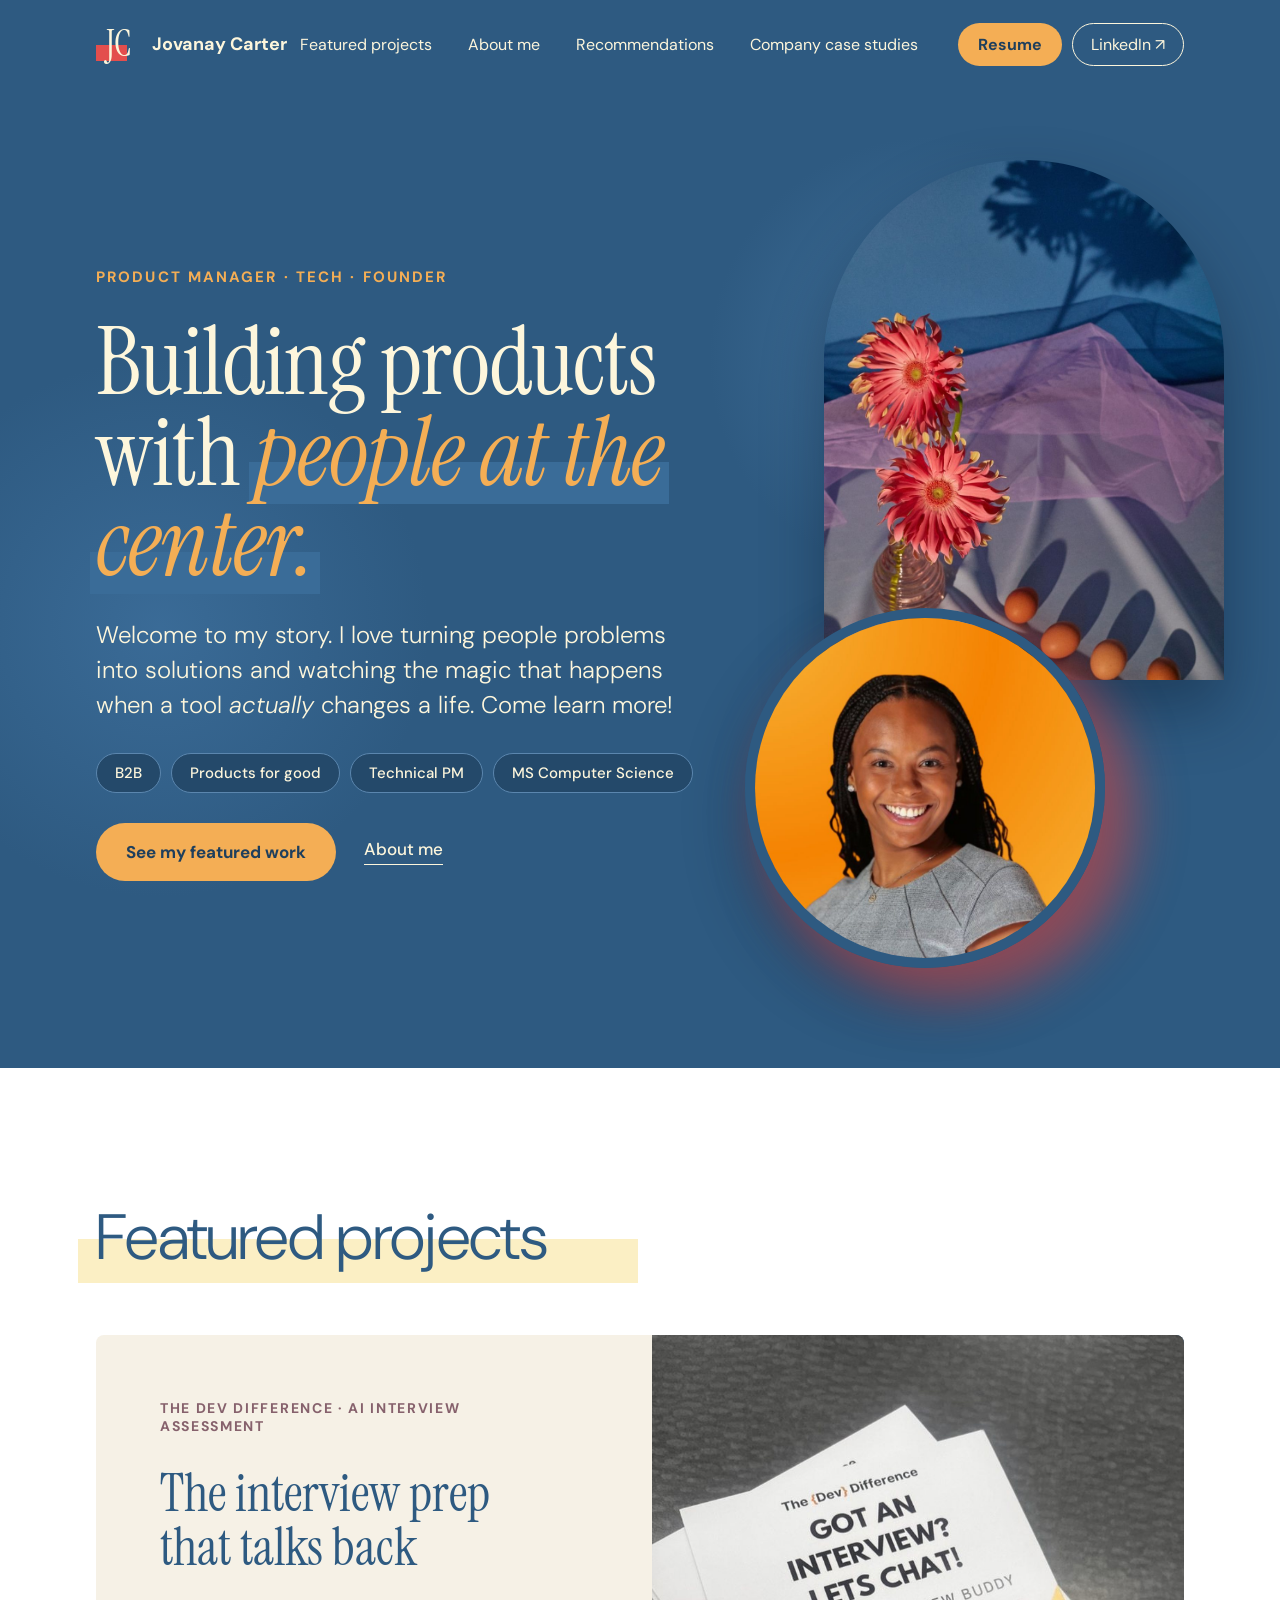
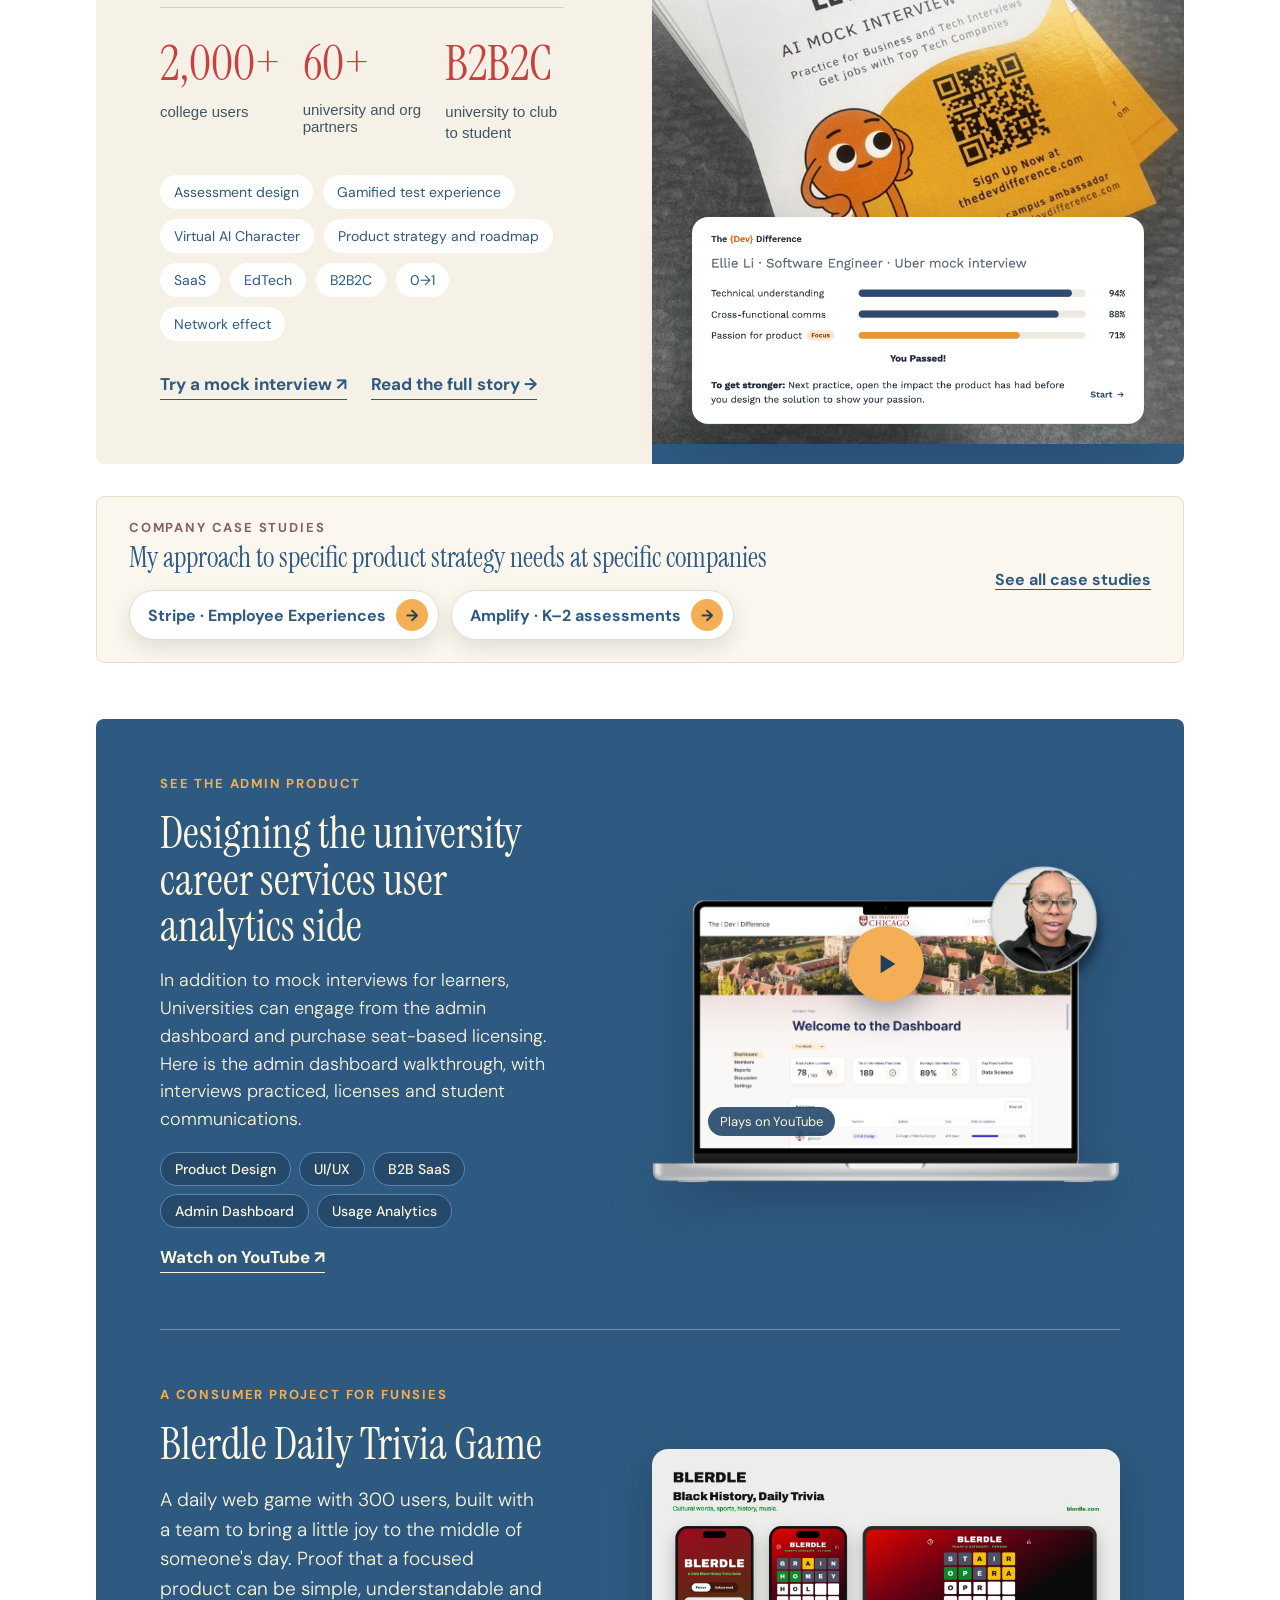
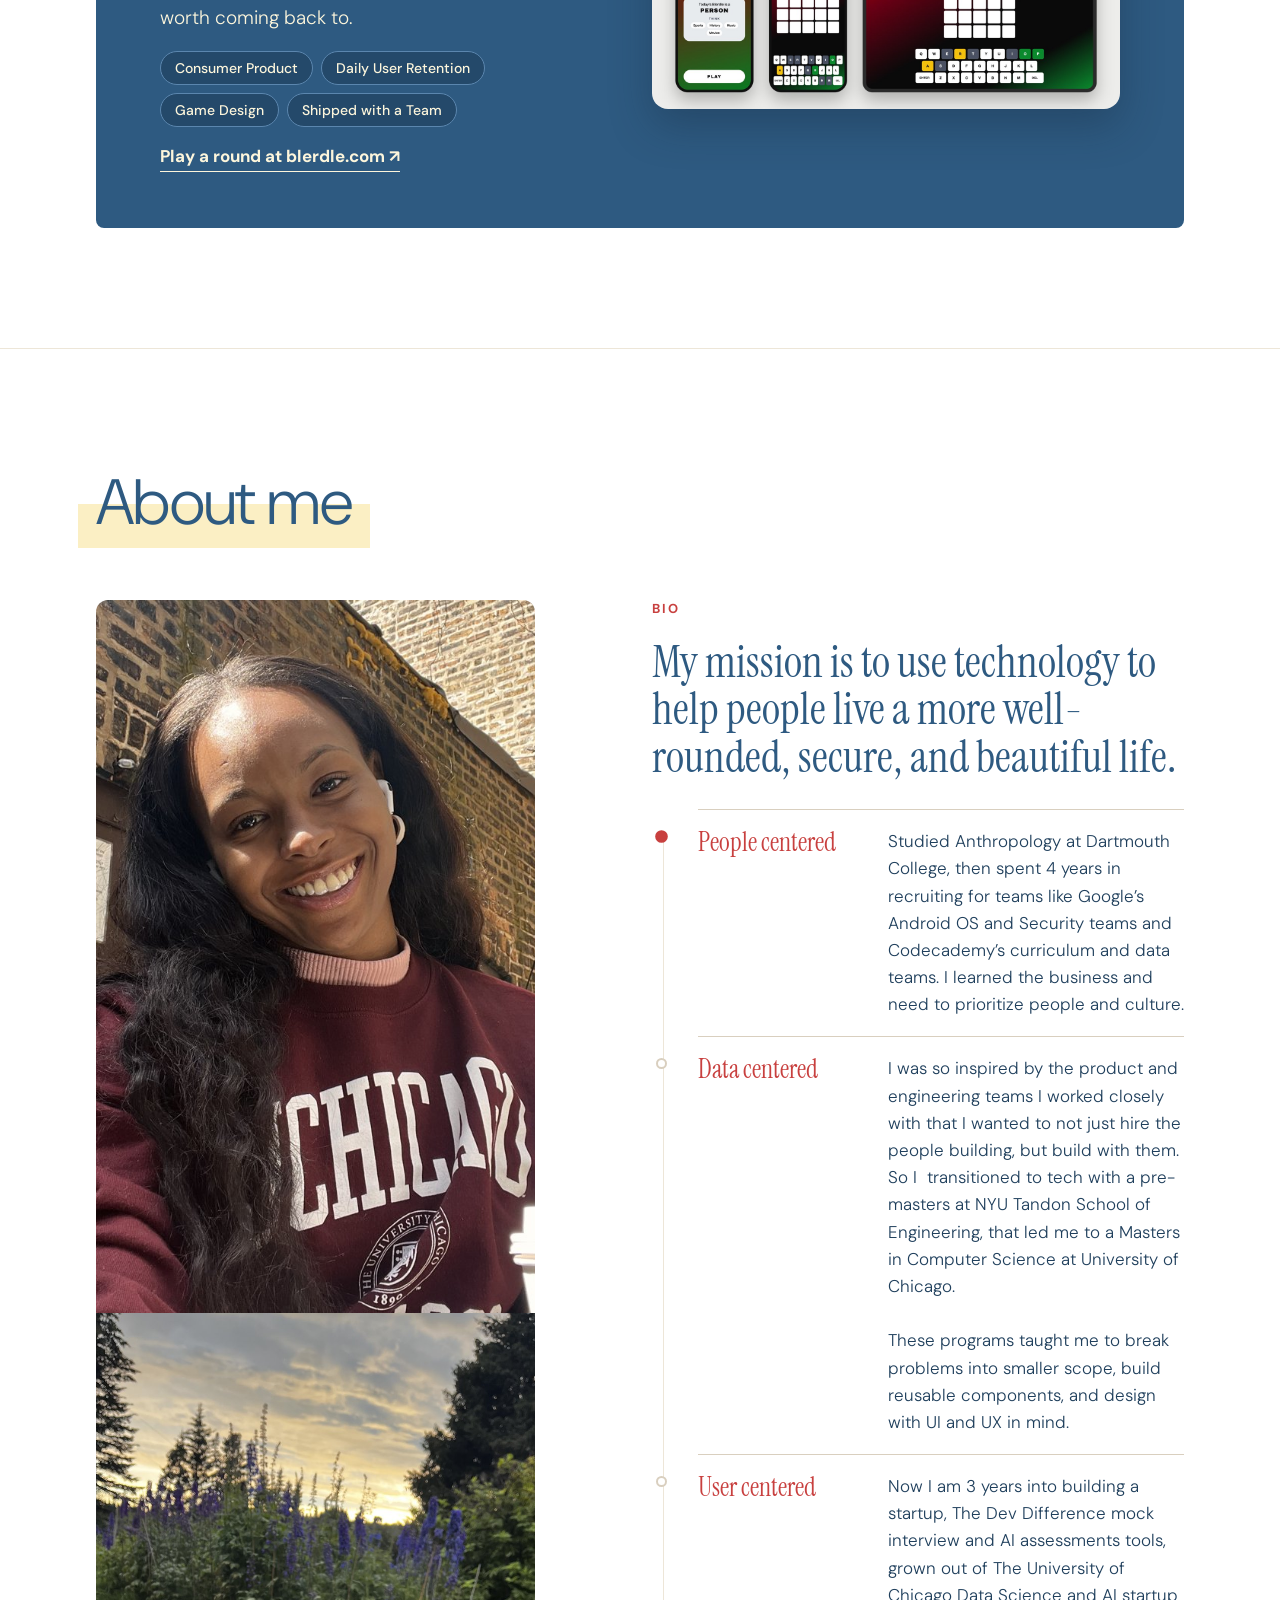
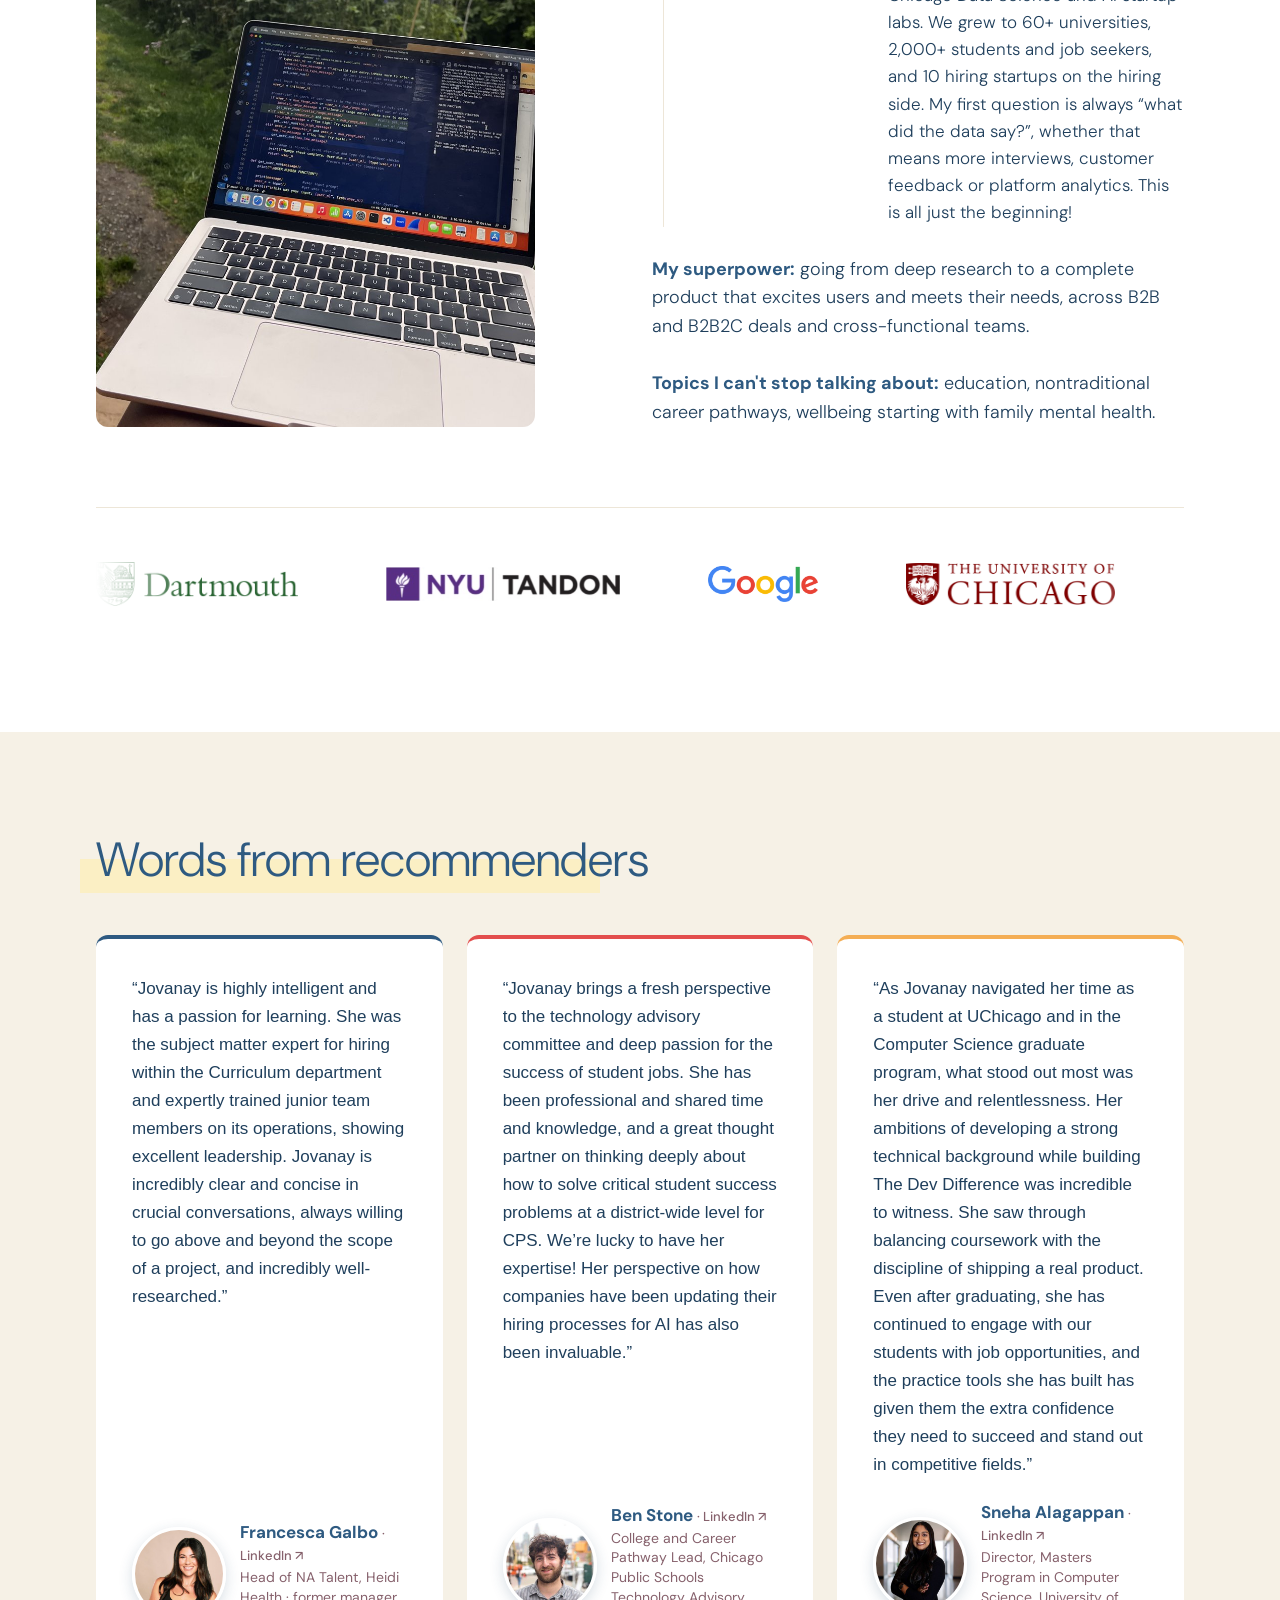
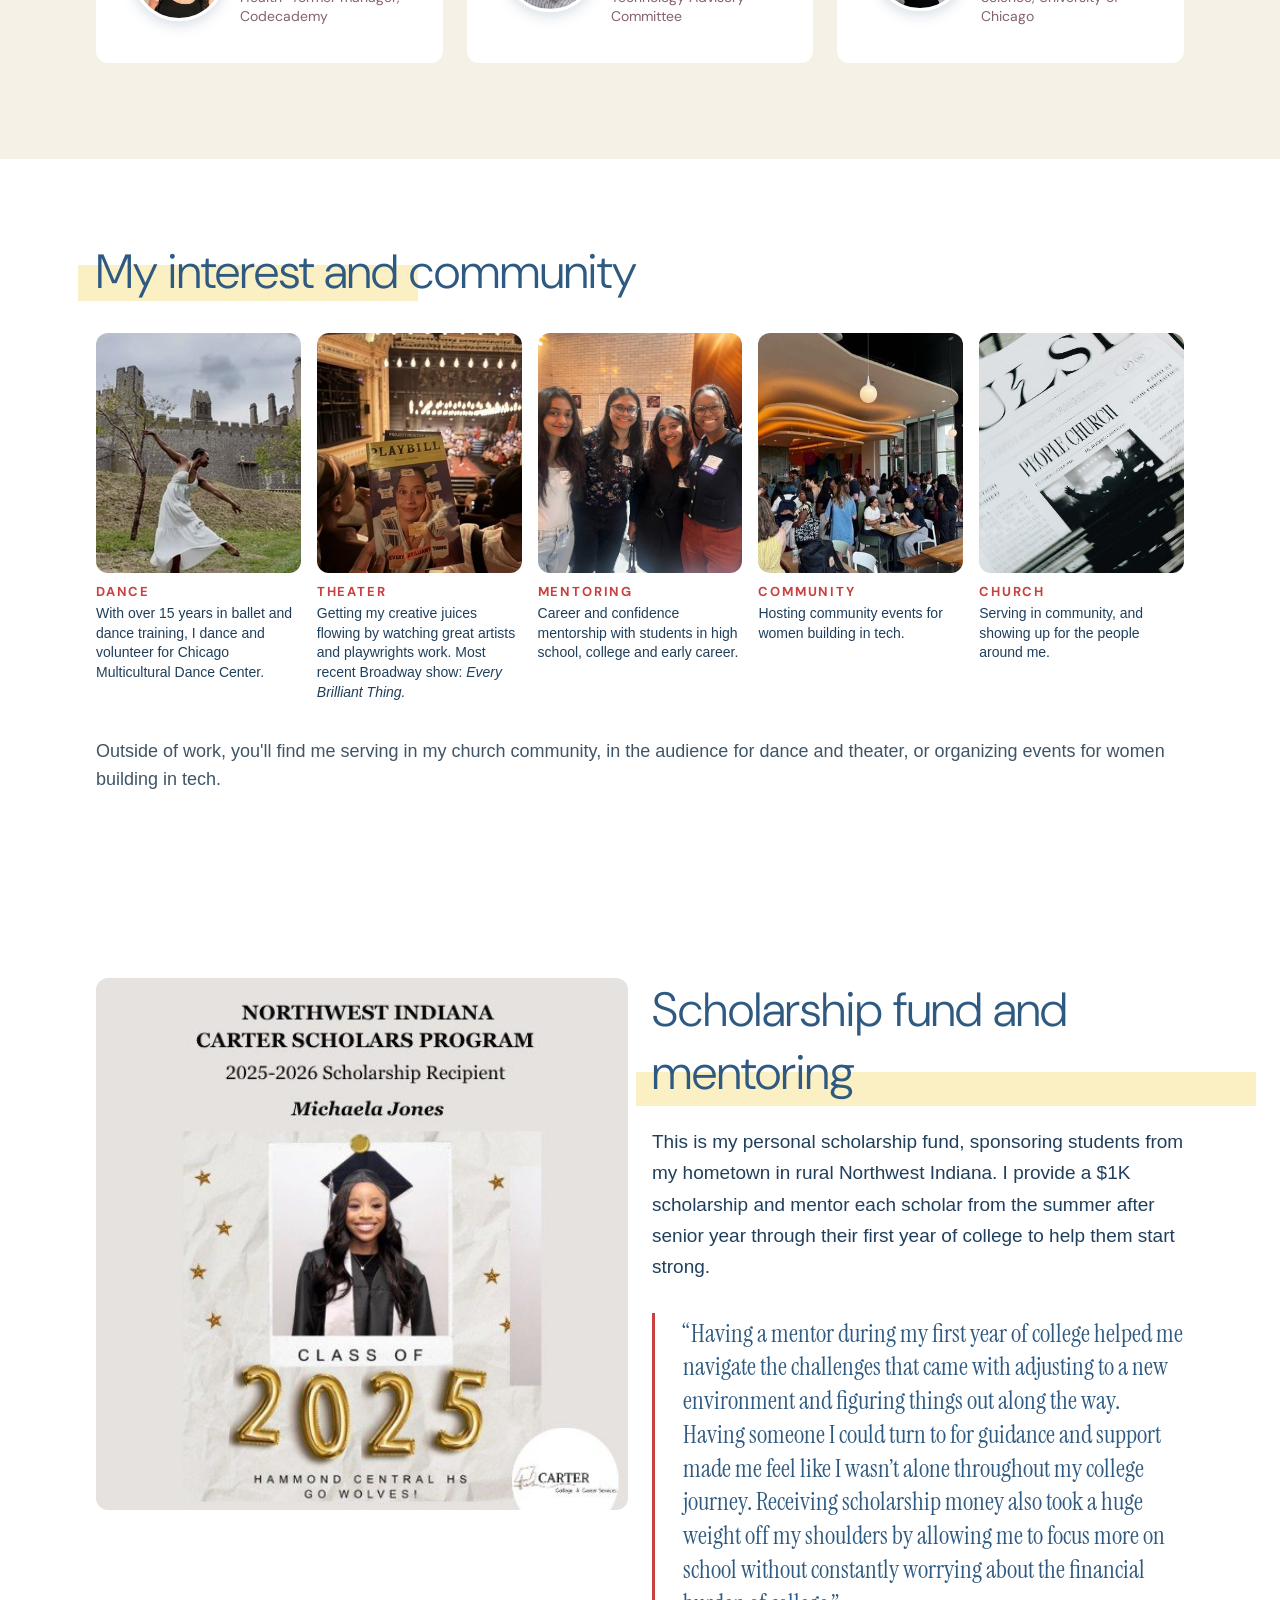
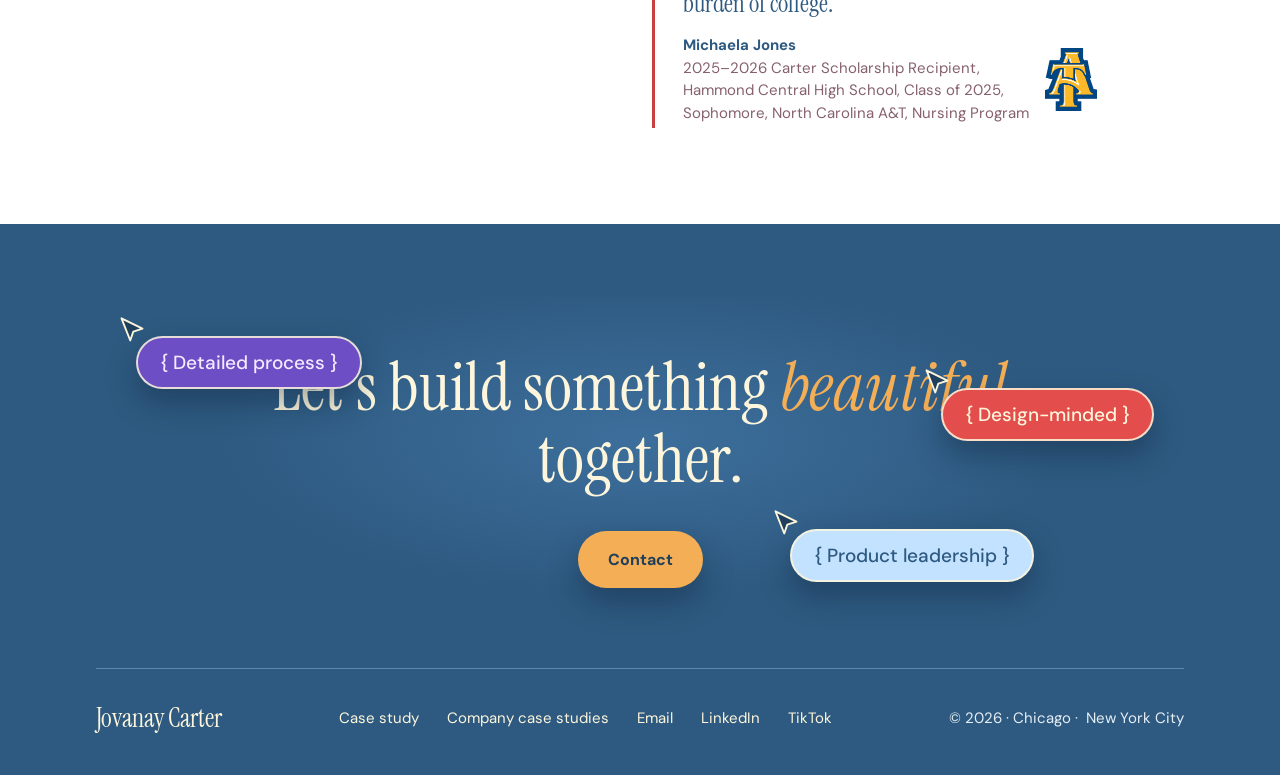
<file: index.html>
<!doctype html>
<html lang="en">
<head>
<meta charset="utf-8">
<meta name="viewport" content="width=device-width, initial-scale=1">
<title>Jovanay Carter, Product Manager</title>
<meta name="description" content="Jovanay Carter, product manager. Tech, AI and B2B products built with people at the center.">
<link rel="icon" href="images/jovanay-carter.jpg">
<link rel="preconnect" href="https://fonts.googleapis.com">
<link href="https://fonts.googleapis.com/css2?family=Instrument+Serif:ital@0;1&amp;family=DM+Sans:opsz,wght@9..40,300;9..40,400;9..40,500;9..40,700&amp;display=swap" rel="stylesheet">
<style>
body{margin:0;background:#2E5A81}
a{color:#FDF6DC}a:hover{color:#F4AE55}
</style>
<link rel="stylesheet" href="site.css?v=13">
<!-- Google Analytics -->
<script async src="https://www.googletagmanager.com/gtag/js?id=G-7WJ1HY3163"></script>
<script>window.dataLayer=window.dataLayer||[];function gtag(){dataLayer.push(arguments);}gtag('js',new Date());gtag('config','G-7WJ1HY3163');</script>
<script src="analytics.js" defer></script>
<script src="reveal.js?v=3" defer></script>
</head>
<body>
<div class="page" style=" display: flex; flex-direction: column; font-family: 'Helvetica Neue', Helvetica, sans-serif; color: #2E5A81; background: #ffffff; overflow-x: hidden">

<!-- NAV -->
<nav style="height: 88px; box-sizing: border-box; padding: 0 96px; display: flex; align-items: center; justify-content: space-between; background: #2E5A81; color: #FDF6DC">
<div style="display: flex; align-items: center; gap: 12px">
<span aria-hidden="true" style="position: relative; display: inline-flex; width: 44px; height: 44px; align-items: center; justify-content: center"><span style="position: absolute; left: 0; bottom: 5px; width: 31px; height: 16px; background: #E34E4D"></span><span style="position: relative; font-family: 'Instrument Serif', serif; font-size: 36px; line-height: 1; color: #FDF6DC">JC</span></span>
<span style="font-family: 'DM Sans', sans-serif; font-weight: 700; font-size: 18px">Jovanay Carter</span>
</div>
<div style="display: flex; align-items: center; gap: 36px; font-family: 'DM Sans', sans-serif; font-size: 16px">
<a href="#featured" style="text-decoration: none">Featured projects</a>
<a href="#me" style="text-decoration: none">About me</a>
<a href="#words" style="text-decoration: none">Recommendations</a>
<a href="case-studies.html" style="text-decoration: none">Company case studies</a>
<span style="display: flex; align-items: center; gap: 10px; margin-left: 4px">
<a href="Jovanay-Carter-Resume.pdf" target="_blank" rel="noopener" style="text-decoration: none; padding: 11px 20px; border-radius: 999px; background: #F4AE55; color: #1F3F5C; font-weight: 700">Resume</a>
<a href="https://www.linkedin.com/in/jovanay-carter/" target="_blank" rel="noopener" style="text-decoration: none; padding: 10px 18px; border: 1.5px solid #FDF6DC; border-radius: 999px">LinkedIn ↗</a>
</span>
</div>
</nav>

<!-- HERO -->


<section style="height: 980px; box-sizing: border-box; padding: 72px 96px 80px; display: grid; grid-template-columns: repeat(12, minmax(0, 1fr)); column-gap: 24px; background: #2E5A81; color: #FDF6DC; position: relative"><div class="jc-hero-bg" aria-hidden="true"><span class="jc-blob" style="width: 560px; height: 560px; left: -120px; top: 260px; background: radial-gradient(circle, rgba(61,111,156,0.9) 0%, rgba(61,111,156,0) 68%)"></span><span class="jc-blob" style="width: 460px; height: 460px; right: 120px; top: 40px; background: radial-gradient(circle, rgba(74,123,166,0.75) 0%, rgba(74,123,166,0) 68%); animation-duration: 30s; animation-delay: -8s"></span></div>
<div class="jc-hero-fg" style="grid-column: 1 / span 7; display: flex; flex-direction: column; justify-content: center; gap: 30px; position: relative; z-index: 2">
<div style="font-family: 'DM Sans', sans-serif; font-size: 15px; font-weight: 700; letter-spacing: 0.14em; text-transform: uppercase; color: #F4AE55">Product Manager · Tech<span style="letter-spacing: 2.1px">&nbsp;· Founder</span></div>
<h1 style="position: relative; margin: 0; font-family: 'Instrument Serif', serif; font-weight: 400; font-size: 95px; line-height: 0.95; letter-spacing: -0.01em; color: #FDF6DC">Building products with&nbsp;<span class="jc-hl" style="font-style: italic; color: rgb(244, 174, 85); background-image: linear-gradient(transparent 58%, #3A6C98 58%, #3A6C98 92%, transparent 92%); padding: 0 6px; margin-left: -6px; -webkit-box-decoration-break: clone; box-decoration-break: clone"><span class="jc-drop" style="--d: 0.35s">people</span> <span class="jc-drop" style="--d: 0.51s">at</span> <span class="jc-drop" style="--d: 0.67s">the</span> <span class="jc-drop" style="--d: 0.83s">center.</span></span></h1><p style="margin: 0; max-width: 600px; font-family: 'DM Sans', sans-serif; font-weight: 300; font-size: 24px; line-height: 1.45">Welcome to my story. I love turning people problems into solutions and watching the magic that happens when a tool <i>actually</i> changes a life. Come learn more!</p>
<ul aria-label="Focus areas" style="list-style: none; margin: 0; padding: 0; display: flex; flex-wrap: wrap; gap: 10px; max-width: 640px; font-family: 'DM Sans', sans-serif"><li style="padding: 9px 18px; border-radius: 999px; background: #24496A; border: 1.5px solid #5B86AE; font-size: 15px; font-weight: 500; color: #FDF6DC">B2B</li><li style="padding: 9px 18px; border-radius: 999px; background: #24496A; border: 1.5px solid #5B86AE; font-size: 15px; font-weight: 500; color: #FDF6DC">Products for good</li><li style="padding: 9px 18px; border-radius: 999px; background: #24496A; border: 1.5px solid #5B86AE; font-size: 15px; font-weight: 500; color: #FDF6DC">Technical PM</li><li style="padding: 9px 18px; border-radius: 999px; background: #24496A; border: 1.5px solid #5B86AE; font-size: 15px; font-weight: 500; color: #FDF6DC">MS Computer Science</li></ul>
<div style="display: flex; gap: 16px; align-items: center">
<a href="#featured" style="text-decoration: none; background: #F4AE55; color: #1F3F5C; font-family: 'DM Sans', sans-serif; font-weight: 700; font-size: 17px; padding: 18px 30px; border-radius: 999px">See my featured work</a>
<a href="#me" style="text-decoration: none; font-family: 'DM Sans', sans-serif; font-weight: 500; font-size: 17px; margin-left: 12px; padding-bottom: 4px; border-bottom: 1.5px solid #FDF6DC">About me</a>
</div>
</div>
<div class="jc-hero-fg" style="grid-column: 8 / span 5; position: relative">
<img src="images/flowers.jpg" alt="Still life of coral gerbera daisies in a glass vase against a blue backdrop" style="position: absolute; right: -40px; top: 0; width: 400px; height: 520px; object-fit: cover; border-radius: 200px 200px 0 0; box-shadow: 0 30px 60px rgba(10,25,45,0.40)">
<img src="images/jovanay-carter.jpg" alt="Portrait of Jovanay Carter smiling" style="position: absolute; left: 0; bottom: 20px; width: 340px; height: 340px; object-fit: cover; border-radius: 50%; border: 10px solid #2E5A81; box-shadow: 24px 24px 48px 6px rgba(227,78,77,0.55), 0 30px 60px rgba(10,25,45,0.40)">
</div>
</section>

<!-- FEATURED CASE STUDY -->
<section id="featured" style="box-sizing: border-box; padding: 128px 96px 120px; display: flex; flex-direction: column; gap: 56px; background: #ffffff">
<div style="display: flex; justify-content: space-between; align-items: flex-end">
<div style="position: relative">
<div style="position: absolute; left: -18px; bottom: -4px; width: 560px; height: 44px; background: #FBEFC4"></div>
<h2 style="position: relative; margin: 0; font-family: 'DM Sans', sans-serif; font-weight: 300; font-size: 64px; letter-spacing: -0.01em; color: #2E5A81">Featured projects</h2>
</div>

</div>
<div style="color: #2E5A81; display: grid; grid-template-columns: repeat(12, minmax(0, 1fr)); column-gap: 24px; background: #F6F1E6; border-radius: 8px; overflow: hidden">
<div style="grid-column: 1 / span 6; box-sizing: border-box; padding: 64px; display: flex; flex-direction: column; gap: 32px">
<span style="font-family: 'DM Sans', sans-serif; font-size: 14px; font-weight: 700; letter-spacing: 0.12em; text-transform: uppercase; color: #86616C">The Dev Difference · AI interview assessment</span>
<h3 style="margin: 0; font-family: 'Instrument Serif', serif; font-weight: 400; font-size: 52px; line-height: 1.04">The interview prep that talks back</h3>
<div style="display: grid; grid-template-columns: repeat(3, minmax(0, 1fr)); gap: 24px; padding-top: 24px; border-top: 1px solid #D9CFBF">
<div style="display: flex; flex-direction: column; gap: 6px"><span style="font-family: &quot;Instrument Serif&quot;, serif; font-size: 48px; color: rgb(200, 64, 63)">2,000+</span><span style="font-size: 15px; line-height: 1.4; color: rgb(63, 85, 102)">college users</span></div>
<div style="display: flex; flex-direction: column; gap: 6px"><font color="#c8403f" face="Instrument Serif, serif"><span style="font-size: 48px">60+</span></font><span style="color: rgb(63, 85, 102); font-family: &quot;Helvetica Neue&quot;, Helvetica, sans-serif; font-size: 15px">university and org partners</span></div>
<div style="display: flex; flex-direction: column; gap: 6px"><span style="font-family: 'Instrument Serif', serif; font-size: 48px; color: #C8403F">B2B2C</span><span style="font-size: 15px; line-height: 1.4; color: #3F5566">university to club to student</span></div>
</div>
<div style="display: flex; flex-wrap: wrap; gap: 10px; font-family: 'DM Sans', sans-serif; font-size: 14px"><span style="padding: 8px 14px; border-radius: 999px; background: rgb(255, 255, 255)">Assessment design</span><span style="padding: 8px 14px; border-radius: 999px; background: rgb(255, 255, 255)">Gamified test experience</span><span style="padding: 8px 14px; border-radius: 999px; background: rgb(255, 255, 255)">Virtual AI Character</span><span style="padding: 8px 14px; border-radius: 999px; background: rgb(255, 255, 255)">Product strategy and roadmap</span><span style="padding: 8px 14px; border-radius: 999px; background: rgb(255, 255, 255)">SaaS</span><span style="padding: 8px 14px; border-radius: 999px; background: rgb(255, 255, 255)">EdTech</span><span style="padding: 8px 14px; border-radius: 999px; background: rgb(255, 255, 255)">B2B2C</span><span style="padding: 8px 14px; border-radius: 999px; background: rgb(255, 255, 255)">0→1</span><span style="padding: 8px 14px; border-radius: 999px; background: rgb(255, 255, 255)">Network effect</span></div>
<div style="display: flex; align-items: center; gap: 24px; flex-wrap: wrap"><a href="https://www.thedevdifference.com/mock-interviews" target="_blank" rel="noopener" style="align-self: flex-start; font-family: 'DM Sans', sans-serif; font-weight: 700; font-size: 17px; color: #2E5A81; padding-bottom: 4px; border-bottom: 1.5px solid #2E5A81; text-decoration: none">Try a mock interview ↗</a><a href="dev-difference.html" style="align-self: flex-start; font-family: 'DM Sans', sans-serif; font-weight: 700; font-size: 17px; color: #2E5A81; padding-bottom: 4px; border-bottom: 1.5px solid #2E5A81; text-decoration: none">Read the full story →</a></div>
</div>
<div style="grid-column: 7 / span 6; position: relative; min-height: 600px; background: #2E5A81">

<img src="images/feedback-card.png" alt="Example feedback report from The Dev Difference: Ellie Li, Software Engineer, Uber mock interview, scored 94% technical understanding, 88% cross-functional communication and 71% passion for product, with a suggested next practice" style="position: absolute; left: 40px; right: 40px; bottom: 40px; width: calc(100% - 80px); z-index: 2; border-radius: 16px; box-shadow: 0 20px 50px rgba(20,40,60,0.32); display: block">

<img src="images/featured-case-study.jpg" alt="138ae709-07b8-426e-9e34-42657d003a6c_1_1" width="768" height="1024" style="max-width: 100%; height: auto; display: block; object-fit: cover; width: 768px; aspect-ratio: 768 / 1024"></div>
</div>
<div id="company-case-studies" style="margin-top: -24px; display: flex; align-items: center; justify-content: space-between; gap: 24px; flex-wrap: wrap; padding: 22px 32px; border-radius: 8px; background: #FBF7EE; border: 1.5px solid #E6DDCB; color: #2E5A81; min-height: 166px; box-sizing: border-box"><div style="display: flex; flex-direction: column; gap: 6px"><span style="font-family: &quot;DM Sans&quot;, sans-serif; font-size: 13px; font-weight: 700; letter-spacing: 0.14em; text-transform: uppercase; color: rgb(134, 97, 108)">Company case studies</span><span style="font-family: &quot;Instrument Serif&quot;, serif; font-size: 28px; line-height: 1.15; color: rgb(46, 90, 129)">My approach to specific product strategy needs at specific companies</span><div style="display: flex; flex-wrap: wrap; gap: 12px; margin-top: 10px"><a class="jc-pill-lift" href="stripe.html" style="display: inline-flex; align-items: center; gap: 10px; padding: 8px 10px 8px 18px; border-radius: 999px; background: #ffffff; border: 1.5px solid #E6DDCB; text-decoration: none; font-family: &quot;DM Sans&quot;, sans-serif; font-weight: 700; font-size: 16px; color: rgb(46, 90, 129)">Stripe · Employee Experiences<span aria-hidden="true" style="display: inline-flex; width: 32px; height: 32px; border-radius: 50%; background: rgb(244, 174, 85); color: rgb(31, 63, 92); align-items: center; justify-content: center; font-size: 16px">→</span></a><a class="jc-pill-lift" href="amplify.html" style="display: inline-flex; align-items: center; gap: 10px; padding: 8px 10px 8px 18px; border-radius: 999px; background: #ffffff; border: 1.5px solid #E6DDCB; text-decoration: none; font-family: &quot;DM Sans&quot;, sans-serif; font-weight: 700; font-size: 16px; color: rgb(46, 90, 129)">Amplify · K–2 assessments<span aria-hidden="true" style="display: inline-flex; width: 32px; height: 32px; border-radius: 50%; background: rgb(244, 174, 85); color: rgb(31, 63, 92); align-items: center; justify-content: center; font-size: 16px">→</span></a></div></div><a href="case-studies.html" style="flex: 0 0 auto; font-family: &quot;DM Sans&quot;, sans-serif; font-weight: 700; font-size: 16px; color: rgb(46, 90, 129); text-decoration: underline; text-underline-offset: 4px">See all case studies</a></div>
<div style="background: #2E5A81; color: #FDF6DC; border-radius: 8px; padding: 56px 64px; display: flex; flex-direction: column; gap: 56px">
<div style="display: grid; grid-template-columns: repeat(12, minmax(0, 1fr)); column-gap: 24px; align-items: center">
<div style="grid-column: 1 / span 5; display: flex; flex-direction: column; gap: 18px">
<span style="font-family: 'DM Sans', sans-serif; font-size: 13px; font-weight: 700; letter-spacing: 0.14em; text-transform: uppercase; color: #F4AE55">SEE THE ADMIN PRODUCT</span>
<h3 style="margin: 0; font-family: 'Instrument Serif', serif; font-weight: 400; font-size: 44px; line-height: 1.05">Designing the university career services user analytics side</h3>
<p style="margin: 0; font-family: 'DM Sans', sans-serif; font-weight: 300; font-size: 18px; line-height: 1.55">In addition to mock interviews for learners, Universities can engage from the admin dashboard and purchase seat-based licensing. Here is the admin dashboard walkthrough, with interviews practiced, licenses and student communications.</p>
<ul style="list-style: none; margin: 0; padding: 0; display: flex; flex-wrap: wrap; gap: 8px; font-family: 'DM Sans', sans-serif"><li style="padding: 7px 14px; border-radius: 999px; background: #24496A; border: 1.5px solid #5B86AE; font-size: 14px; font-weight: 500; color: #FDF6DC">Product Design</li><li style="padding: 7px 14px; border-radius: 999px; background: #24496A; border: 1.5px solid #5B86AE; font-size: 14px; font-weight: 500; color: #FDF6DC">UI/UX</li><li style="padding: 7px 14px; border-radius: 999px; background: #24496A; border: 1.5px solid #5B86AE; font-size: 14px; font-weight: 500; color: #FDF6DC">B2B SaaS</li><li style="padding: 7px 14px; border-radius: 999px; background: #24496A; border: 1.5px solid #5B86AE; font-size: 14px; font-weight: 500; color: #FDF6DC">Admin Dashboard</li><li style="padding: 7px 14px; border-radius: 999px; background: #24496A; border: 1.5px solid #5B86AE; font-size: 14px; font-weight: 500; color: #FDF6DC">Usage Analytics</li></ul>
<div style="display: flex; gap: 28px; flex-wrap: wrap"><a href="https://www.youtube.com/watch?v=D7zyla-3Yec" target="_blank" rel="noopener" style="font-family: 'DM Sans', sans-serif; font-weight: 700; font-size: 17px; padding-bottom: 4px; border-bottom: 1.5px solid #FDF6DC; text-decoration: none">Watch on YouTube ↗</a></div>
</div>
<a class="jc-float-img" href="https://www.youtube.com/watch?v=D7zyla-3Yec" target="_blank" rel="noopener" aria-label="Play video on YouTube: building the career services product" style="grid-column: 7 / span 6; position: relative; display: block">
<img src="images/admin-dashboard-laptop.png" alt="The Dev Difference advisor dashboard for The University of Chicago on a laptop, with Jovanay narrating the walkthrough" style="width: 100%; height: auto; display: block">
<span aria-hidden="true" style="position: absolute; left: 50%; top: 31%; transform: translate(-50%, -50%); width: 76px; height: 76px; border-radius: 50%; background: #F4AE55; display: flex; align-items: center; justify-content: center; box-shadow: 0 12px 30px rgba(20,40,60,0.35)"><svg width="32" height="32" viewBox="0 0 24 24"><path d="M8 5v14l11-7z" fill="#1F3F5C"></path></svg></span>
<span style="position: absolute; left: 12%; bottom: 15%; font-family: 'DM Sans', sans-serif; font-size: 13px; color: #FDF6DC; background: rgba(36,73,106,0.9); padding: 6px 12px; border-radius: 999px">Plays on YouTube</span>
</a>
</div>

<div aria-hidden="true" style="height: 1px; background: rgba(253,246,220,0.35)"></div>
<div id="works" style="display: grid; grid-template-columns: repeat(12, minmax(0, 1fr)); column-gap: 24px; align-items: center">
<div style="grid-column: 1 / span 5; display: flex; flex-direction: column; gap: 18px">
<span style="font-family: 'DM Sans', sans-serif; font-size: 13px; font-weight: 700; letter-spacing: 0.14em; text-transform: uppercase; color: #F4AE55">A CONSUMER PROJECT FOR FUNSIES</span>
<h2 style="margin: 0; font-family: 'Instrument Serif', serif; font-weight: 400; font-size: 44px; line-height: 1.05">Blerdle Daily Trivia Game</h2>
<p style="margin: 0; font-family: 'DM Sans', sans-serif; font-weight: 300; font-size: 19px; line-height: 1.55">A daily web game with 300 users, built with a team to bring a little joy to the middle of someone's day. Proof that a focused product can be simple, understandable and worth coming back to.</p>
<ul style="list-style: none; margin: 0; padding: 0; display: flex; flex-wrap: wrap; gap: 8px; font-family: 'DM Sans', sans-serif"><li style="padding: 7px 14px; border-radius: 999px; background: #24496A; border: 1.5px solid #5B86AE; font-size: 14px; font-weight: 500; color: #FDF6DC">Consumer Product</li><li style="padding: 7px 14px; border-radius: 999px; background: #24496A; border: 1.5px solid #5B86AE; font-size: 14px; font-weight: 500; color: #FDF6DC">Daily User Retention</li><li style="padding: 7px 14px; border-radius: 999px; background: #24496A; border: 1.5px solid #5B86AE; font-size: 14px; font-weight: 500; color: #FDF6DC">Game Design</li><li style="padding: 7px 14px; border-radius: 999px; background: #24496A; border: 1.5px solid #5B86AE; font-size: 14px; font-weight: 500; color: #FDF6DC">Shipped with a Team</li></ul><div style="display: flex; gap: 28px; flex-wrap: wrap"><a href="https://blerdle.com/" target="_blank" rel="noopener" style="font-family: 'DM Sans', sans-serif; font-weight: 700; font-size: 17px; padding-bottom: 4px; border-bottom: 1.5px solid #FDF6DC; text-decoration: none">Play a round at blerdle.com ↗</a></div>
</div>
<div style="grid-column: 7 / span 6; display: flex; flex-direction: column; gap: 16px"><a class="jc-float-card" href="https://blerdle.com/" target="_blank" rel="noopener" aria-label="Play Blerdle" style="display: block; width: 100%; border-radius: 16px; overflow: hidden; box-shadow: 0 16px 40px rgba(20,40,60,0.35); text-decoration: none"><img src="images/blerdle-devices.jpg" alt="Blerdle, Black History Daily Trivia: cultural words, sports, history and music, shown on two phones and a tablet" style="width: 100%; height: auto; display: block"></a></div>
</div>
</div>
</section>

<!-- ABOUT ME -->
<section id="me" style="box-sizing: border-box; padding: 112px 96px; background: #ffffff; display: grid; grid-template-columns: repeat(12, minmax(0, 1fr)); column-gap: 24px; align-items: stretch; border-top: 1px solid #EDE6D8; position: relative">
<div style="grid-column: 1 / -1; position: relative; justify-self: start; margin-bottom: 56px"><div style="position: absolute; left: -18px; bottom: -4px; width: calc(100% + 36px); height: 44px; background: #FBEFC4"></div><h2 style="position: relative; margin: 0; font-family: 'DM Sans', sans-serif; font-weight: 300; font-size: 64px; letter-spacing: -0.01em; color: #2E5A81">About me</h2></div>
<div style="grid-column: 1 / span 5; display: flex; flex-direction: column; border-radius: 12px; overflow: hidden; min-height: 860px; align-self: stretch">
<img src="images/jovanay-headshot.jpg" alt="Jovanay Carter smiling in a maroon University of Chicago sweatshirt" style="flex: 1 1 0; min-height: 0; width: 100%; object-fit: cover; object-position: center 30%; display: block">
<img src="images/about-laptop.jpg" alt="Jovanay's laptop open to Python code on a garden path at sunset, with purple lupines and pine trees behind it" style="flex: 1 1 0; min-height: 0; width: 100%; object-fit: cover; object-position: center 85%; display: block">
</div>
<div style="grid-column: 7 / span 6; display: flex; flex-direction: column; gap: 22px; justify-content: center">
<span style="font-family: 'DM Sans', sans-serif; font-size: 13px; font-weight: 700; letter-spacing: 0.14em; text-transform: uppercase; color: #C8403F">BIO</span>
<h2 style="margin: 0; font-family: 'Instrument Serif', serif; font-weight: 400; font-size: 44px; line-height: 1.08; color: #2E5A81">My mission is to use technology to help people live a more well-rounded, secure, and beautiful life.<br></h2>
<div class="jc-timeline" style="display: flex; flex-direction: column; gap: 18px; margin-top: 6px"><span class="jc-tl-fill" aria-hidden="true"></span>
<div class="jc-tl-row" style="display: grid; grid-template-columns: 170px 1fr; gap: 20px; padding-top: 18px; border-top: 1px solid #D9CFBF"><span style="font-family: 'Instrument Serif', serif; font-size: 26px; line-height: 1.1; color: #C8403F">People centered</span><p style="margin: 0; font-family: 'DM Sans', sans-serif; font-weight: 300; font-size: 17px; line-height: 1.6; color: #1F3F5C">Studied Anthropology at Dartmouth College, then spent 4 years in recruiting for teams like Google’s Android OS and Security teams and Codecademy’s curriculum and data teams. I learned the business and need to prioritize people and culture.</p></div>
<div class="jc-tl-row" style="display: grid; grid-template-columns: 170px 1fr; gap: 20px; padding-top: 18px; border-top: 1px solid #D9CFBF"><span style="font-family: 'Instrument Serif', serif; font-size: 26px; line-height: 1.1; color: #C8403F">Data centered</span><p style="margin: 0; font-family: 'DM Sans', sans-serif; font-weight: 300; font-size: 17px; line-height: 1.6; color: #1F3F5C">I was so inspired by the product and engineering teams I worked closely with that I wanted to not just hire the people building, but build with them. So I&nbsp; transitioned to tech with a pre-masters at NYU Tandon School of Engineering, that led me to a Masters in Computer Science at University of Chicago.<br><br>These programs taught me to break problems into smaller scope, build reusable components, and design with UI and UX in mind.</p></div>
<div class="jc-tl-row" style="display: grid; grid-template-columns: 170px 1fr; gap: 20px; padding-top: 18px; border-top: 1px solid #D9CFBF"><span style="font-family: 'Instrument Serif', serif; font-size: 26px; line-height: 1.1; color: #C8403F">User centered</span><p style="margin: 0; font-family: 'DM Sans', sans-serif; font-weight: 300; font-size: 17px; line-height: 1.6; color: #1F3F5C">Now I am 3 years into building a startup, The Dev Difference mock interview and AI assessments tools, grown out of The University of Chicago Data Science and AI startup labs. We grew to 60+ universities, 2,000+ students and job seekers, and 10 hiring startups on the hiring side. My first question is always “what did the data say?”, whether that means more interviews, customer feedback or platform analytics. This is all just the beginning!</p></div>
</div>
<p style="margin: 6px 0 0; font-family: 'DM Sans', sans-serif; font-weight: 300; font-size: 18px; line-height: 1.6; color: #1F3F5C"><strong style="font-weight: 700; color: rgb(46, 90, 129)">My superpower:</strong> going from deep research to a complete product that excites users and meets their needs, across B2B and B2B2C deals and cross-functional teams.</p><p style="margin: 6px 0 0; font-family: 'DM Sans', sans-serif; font-weight: 300; font-size: 18px; line-height: 1.6; color: #1F3F5C"><strong style="font-weight: 700; color: rgb(46, 90, 129)">Topics I can't stop talking about:</strong> education, nontraditional career pathways, wellbeing starting with family mental health.</p>

</div>

<div style="grid-column: 1 / -1; margin-top: 80px; padding-top: 40px; border-top: 1px solid #EDE6D8; display: flex; flex-direction: column; gap: 28px"><div class="jc-marquee" aria-label="Schools and companies I have worked with"><div class="jc-marquee-track"><div class="jc-marquee-group"><img src="images/logo-dartmouth.png" alt="Dartmouth" style="height: 44px; width: auto; display: block"><img src="images/logo-nyu-tandon.png" alt="NYU Tandon" style="height: 34px; width: auto; display: block"><img src="images/logo-google.png" alt="Google" style="height: 36px; width: auto; display: block"><img src="images/logo-uchicago.png" alt="The University of Chicago" style="height: 42px; width: auto; display: block"><img src="images/logo-codecademy.png" alt="Codecademy" style="height: 30px; width: auto; display: block"><img src="images/logo-tdd.png" alt="The Dev Difference" style="height: 72px; width: auto; display: block"></div><div class="jc-marquee-group" aria-hidden="true"><img src="images/logo-dartmouth.png" alt="" style="height: 44px; width: auto; display: block"><img src="images/logo-nyu-tandon.png" alt="" style="height: 34px; width: auto; display: block"><img src="images/logo-google.png" alt="" style="height: 36px; width: auto; display: block"><img src="images/logo-uchicago.png" alt="" style="height: 42px; width: auto; display: block"><img src="images/logo-codecademy.png" alt="" style="height: 30px; width: auto; display: block"><img src="images/logo-tdd.png" alt="" style="height: 72px; width: auto; display: block"></div></div></div></div>
</section>

<!-- CARTER SCHOLARS -->


<!-- RECOMMENDERS -->
<section id="words" style="box-sizing: border-box; padding: 96px; background: #F6F1E6; display: flex; flex-direction: column; gap: 44px">
<div style="position: relative; align-self: flex-start"><div style="position: absolute; left: -16px; bottom: -2px; width: 520px; height: 34px; background: #FBEFC4"></div><h2 style="position: relative; margin: 0; font-family: 'DM Sans', sans-serif; font-weight: 300; font-size: 48px; color: #2E5A81">Words from recommenders</h2></div>
<div style="display: grid; grid-template-columns: repeat(3, minmax(0, 1fr)); gap: 24px; align-items: stretch">
<figure style="margin: 0; background: #ffffff; border-radius: 12px; padding: 36px; display: flex; flex-direction: column; gap: 22px; border-top: 4px solid #2E5A81">
<blockquote style="margin: 0; font-size: 17px; line-height: 1.65; color: #1F3F5C">“Jovanay is highly intelligent and has a passion for learning. She was the subject matter expert for hiring within the Curriculum department and expertly trained junior team members on its operations, showing excellent leadership. Jovanay is incredibly clear and concise in crucial conversations, always willing to go above and beyond the scope of a project, and incredibly well-researched.”</blockquote>
<figcaption style="margin-top: auto; display: flex; align-items: center; gap: 14px; font-family: 'DM Sans', sans-serif"><a href="https://www.linkedin.com/in/francesca-galbo/" target="_blank" rel="noopener" aria-label="Francesca Galbo on LinkedIn" style="flex-shrink: 0; display: block; width: 88px; height: 88px; border-radius: 50%; overflow: hidden; border: 3px solid #ffffff; box-shadow: 0 4px 14px rgba(36,73,106,0.18)"><img src="images/francesca-galbo.jpg" alt="Francesca Galbo" style="width: 100%; height: 100%; object-fit: cover; display: block"></a><span style="display: flex; flex-direction: column; gap: 3px"><a href="https://www.linkedin.com/in/francesca-galbo/" target="_blank" rel="noopener" style="font-size: 17px; font-weight: 700; color: #2E5A81; text-decoration: none">Francesca Galbo <span style="font-size: 13px; font-weight: 500; color: #86616C">· LinkedIn ↗</span></a><span style="font-size: 14px; line-height: 1.4; color: #86616C">Head of NA Talent, Heidi Health · former manager, Codecademy</span></span></figcaption>
</figure>
<figure style="margin: 0; background: #ffffff; border-radius: 12px; padding: 36px; display: flex; flex-direction: column; gap: 22px; border-top: 4px solid #E34E4D">
<blockquote style="margin: 0; font-size: 17px; line-height: 1.65; color: #1F3F5C">“Jovanay brings a fresh perspective to the technology advisory committee and deep passion for the success of student jobs. She has been professional and shared time and knowledge, and a great thought partner on thinking deeply about how to solve critical student success problems at a district-wide level for CPS. We’re lucky to have her expertise! Her perspective on how companies have been updating their hiring processes for AI has also been invaluable.”</blockquote>
<figcaption style="margin-top: auto; display: flex; align-items: center; gap: 14px; font-family: 'DM Sans', sans-serif"><a href="https://www.linkedin.com/in/ben-stone-7859b637/" target="_blank" rel="noopener" aria-label="Ben Stone on LinkedIn" style="flex-shrink: 0; display: block; width: 88px; height: 88px; border-radius: 50%; overflow: hidden; border: 3px solid #ffffff; box-shadow: 0 4px 14px rgba(36,73,106,0.18)"><img src="images/ben-stone.jpg" alt="Ben Stone" style="width: 100%; height: 100%; object-fit: cover; display: block"></a><span style="display: flex; flex-direction: column; gap: 3px"><a href="https://www.linkedin.com/in/ben-stone-7859b637/" target="_blank" rel="noopener" style="font-size: 17px; font-weight: 700; color: #2E5A81; text-decoration: none">Ben Stone <span style="font-size: 13px; font-weight: 500; color: #86616C">· LinkedIn ↗</span></a><span style="font-size: 14px; line-height: 1.4; color: #86616C">College and Career Pathway Lead, Chicago Public Schools Technology Advisory Committee</span></span></figcaption>
</figure>
<figure style="margin: 0; background: #ffffff; border-radius: 12px; padding: 36px; display: flex; flex-direction: column; gap: 22px; border-top: 4px solid #F4AE55">
<blockquote style="margin: 0; font-size: 17px; line-height: 1.65; color: #1F3F5C">“As Jovanay navigated her time as a student at UChicago and in the Computer Science graduate program, what stood out most was her drive and relentlessness. Her ambitions of developing a strong technical background while building The Dev Difference was incredible to witness. She saw through balancing coursework with the discipline of shipping a real product. Even after graduating, she has continued to engage with our students with job opportunities, and the practice tools she has built has given them the extra confidence they need to succeed and stand out in competitive fields.”</blockquote>
<figcaption style="margin-top: auto; display: flex; align-items: center; gap: 14px; font-family: 'DM Sans', sans-serif"><a href="https://www.linkedin.com/in/snehaalagappan/" target="_blank" rel="noopener" aria-label="Sneha Alagappan on LinkedIn" style="flex-shrink: 0; display: block; width: 88px; height: 88px; border-radius: 50%; overflow: hidden; border: 3px solid #ffffff; box-shadow: 0 4px 14px rgba(36,73,106,0.18)"><img src="images/sneha-alagappan.jpg" alt="Sneha Alagappan" style="width: 100%; height: 100%; object-fit: cover; display: block"></a><span style="display: flex; flex-direction: column; gap: 3px"><a href="https://www.linkedin.com/in/snehaalagappan/" target="_blank" rel="noopener" style="font-size: 17px; font-weight: 700; color: #2E5A81; text-decoration: none">Sneha Alagappan <span style="font-size: 13px; font-weight: 500; color: #86616C">· LinkedIn ↗</span></a><span style="font-size: 14px; line-height: 1.4; color: #86616C">Director, Masters Program in Computer Science, University of Chicago</span></span></figcaption>
</figure>
</div>
</section>

<!-- FOOTER -->
<section id="outside" style="box-sizing: border-box; padding: 88px 96px; background: #ffffff; display: flex; flex-direction: column; gap: 36px; min-height: 613px; position: relative">
<div style="display: grid; grid-template-columns: repeat(12, minmax(0, 1fr)); column-gap: 24px; align-items: end">
<div style="grid-column: 1 / span 7; position: relative">
<div style="position: absolute; left: -18px; bottom: -4px; width: 340px; height: 36px; background: #FBEFC4"></div>
<h2 style="position: relative; margin: 0; font-family: 'DM Sans', sans-serif; font-weight: 300; font-size: 48px; line-height: 1.05; color: #2E5A81">My interest and community</h2>
</div>

</div>
<div style="display: grid; grid-template-columns: repeat(5, minmax(0, 1fr)); gap: 16px"><figure class="jc-grow" style="grid-column: span 1; margin: 0; display: flex; flex-direction: column; gap: 10px"><img src="images/dance.jpg" alt="Jovanay dancing in a white dress on a lawn in front of a castle" style="width: 100%; height: 240px; object-fit: cover; object-position: center 30%; border-radius: 12px; display: block"><figcaption style="display: flex; flex-direction: column; gap: 4px"><span style="font-family: 'DM Sans', sans-serif; font-size: 13px; font-weight: 700; letter-spacing: 0.14em; text-transform: uppercase; color: #C8403F">Dance</span><span style="font-size: 14px; line-height: 1.4; color: #1F3F5C">With over 15 years in ballet and dance training, I dance and volunteer for Chicago Multicultural Dance Center.</span></figcaption></figure><figure class="jc-grow" style="grid-column: span 1; margin: 0; display: flex; flex-direction: column; gap: 10px"><img src="images/theater.jpg" alt="Playbill for Every Brilliant Thing held up in a theater" style="width: 100%; height: 240px; object-fit: cover; object-position: center; border-radius: 12px; display: block"><figcaption style="display: flex; flex-direction: column; gap: 4px"><span style="font-family: &quot;DM Sans&quot;, sans-serif; font-size: 13px; font-weight: 700; letter-spacing: 0.14em; text-transform: uppercase; color: rgb(200, 64, 63)">Theater</span><span style="font-size: 14px; line-height: 1.4; color: rgb(31, 63, 92)">Getting my creative juices flowing by watching great artists and playwrights work. Most recent Broadway show: <em>Every Brilliant Thing.</em></span></figcaption></figure><figure class="jc-grow" style="grid-column: span 1; margin: 0; display: flex; flex-direction: column; gap: 10px"><img src="images/mentoring.jpg" alt="Jovanay with three students at an NYU alumni event" style="width: 100%; height: 240px; object-fit: cover; object-position: center 35%; border-radius: 12px; display: block"><figcaption style="display: flex; flex-direction: column; gap: 4px"><span style="font-weight: 700; letter-spacing: 0.14em; text-transform: uppercase; font-size: 13px; font-family: &quot;DM Sans&quot;, sans-serif; color: rgb(200, 64, 63)">Mentoring</span><span style="font-size: 14px; line-height: 1.4; color: rgb(31, 63, 92)">Career and confidence mentorship with students in high school, college and early career.</span></figcaption></figure><figure class="jc-grow" style="grid-column: span 1; margin: 0; display: flex; flex-direction: column; gap: 10px"><img src="images/community-event.jpg" alt="A packed cafe event full of women building in tech" style="width: 100%; height: 240px; object-fit: cover; object-position: center; border-radius: 12px; display: block"><figcaption style="display: flex; flex-direction: column; gap: 4px"><span style="font-family: 'DM Sans', sans-serif; font-size: 13px; font-weight: 700; letter-spacing: 0.14em; text-transform: uppercase; color: #C8403F">Community</span><span style="font-size: 14px; line-height: 1.4; color: #1F3F5C">Hosting community events for women building in tech.</span></figcaption></figure><figure class="jc-grow" style="grid-column: span 1; margin: 0; display: flex; flex-direction: column; gap: 10px"><img src="images/church.jpg" alt="A church bulletin with a black-and-white photo of hands raised in worship" style="width: 100%; height: 240px; object-fit: cover; border-radius: 12px; display: block"><figcaption style="display: flex; flex-direction: column; gap: 4px"><span style="font-family: 'DM Sans', sans-serif; font-size: 13px; font-weight: 700; letter-spacing: 0.14em; text-transform: uppercase; color: #C8403F">Church</span><span style="font-size: 14px; line-height: 1.4; color: #1F3F5C">Serving in community, and showing up for the people around me.</span></figcaption></figure></div><p style="grid-column: 9 / span 4; margin: 0; font-size: 18px; line-height: 1.55; color: #3F5566">Outside of work, you'll find me serving in my church community, in the audience for dance and theater, or organizing events for women building in tech.</p>
</section>

<!-- OUTSIDE OF WORK -->


<section id="about" style="box-sizing: border-box; padding: 96px; background: #ffffff; display: grid; grid-template-columns: repeat(12, minmax(0, 1fr)); column-gap: 24px; align-items: start; min-height: 848px; position: relative">
<img src="images/michaela-jones.jpg" alt="Carter Scholars Program graphic announcing Michaela Jones, 2025–2026 scholarship recipient, Hammond Central High School Class of 2025" style="grid-column: 1 / span 6; width: 100%; aspect-ratio: 1 / 1; object-fit: cover; border-radius: 12px">
<div style="grid-column: 7 / span 6; display: flex; flex-direction: column; gap: 22px">

<div style="position: relative; align-self: flex-start"><div style="position: absolute; left: -16px; bottom: -2px; width: 620px; height: 34px; background: #FBEFC4"></div><h2 style="position: relative; margin: 0; font-family: 'DM Sans', sans-serif; font-weight: 300; font-size: 48px; color: #2E5A81">Scholarship fund and mentoring</h2></div>

<p style="margin: 0; font-size: 19px; line-height: 1.65; color: #1F3F5C">This is my personal scholarship fund, sponsoring students from my hometown in rural Northwest Indiana. I provide a $1K scholarship and mentor each scholar from the summer after senior year through their first year of college to help them start strong.</p><figure style="margin: 8px 0 0; padding: 4px 0 4px 28px; border-left: 3px solid #C8403F; display: flex; flex-direction: column; gap: 14px">
<blockquote style="margin: 0; font-family: 'Instrument Serif', serif; font-size: 25px; line-height: 1.35; color: #2E5A81">“Having a mentor during my first year of college helped me navigate the challenges that came with adjusting to a new environment and figuring things out along the way. Having someone I could turn to for guidance and support made me feel like I wasn’t alone throughout my college journey. Receiving scholarship money also took a huge weight off my shoulders by allowing me to focus more on school without constantly worrying about the financial burden of college.”</blockquote>
<figcaption style="display: flex; align-items: center; gap: 16px; font-family: 'DM Sans', sans-serif; font-size: 15px; line-height: 1.5; color: #86616C"><span><strong style="color: rgb(46, 90, 129)">Michaela Jones<br></strong>2025–2026 Carter Scholarship Recipient,<br>Hammond Central High School, Class of 2025,<br>Sophomore, North Carolina A&amp;T, Nursing Program</span><img src="images/ncat-logo.png" alt="North Carolina A&amp;T State University logo" style="flex-shrink: 0; width: 52px; height: auto; display: block"></figcaption>
</figure>
</div>
</section><footer id="contact" style="flex-grow: 1; box-sizing: border-box; padding: 72px 96px 0; background: #2E5A81; color: #FDF6DC; display: grid; grid-template-columns: repeat(12, minmax(0, 1fr)); column-gap: 24px; align-content: start">
<div class="jc-cta" style="grid-column: 1 / -1; padding: 56px 0 24px; display: flex; flex-direction: column; align-items: center; gap: 36px; text-align: center; background: radial-gradient(ellipse 55% 70% at 50% 45%, #3D6F9C 0%, rgba(61,111,156,0) 70%)"><div class="jc-cta-tags" aria-hidden="true" style="position: absolute; inset: 0; pointer-events: none"><span class="jc-tag jc-tag-a" style="left: 40px; top: 40px"><span class="jc-tag-in" style="--d: 0s"><span class="jc-tag-pill" style="color: #F5E9FF; background-color: #6E4EC4">{ Detailed process }</span><svg class="jc-tag-cursor" viewBox="0 0 24 24" aria-hidden="true"><path d="M3 2l7.5 19 2.6-7.6L21 10.8z" fill="#1F3F5C" stroke="#FDF6DC" stroke-width="1.6" stroke-linejoin="round"></path></svg></span></span><span class="jc-tag jc-tag-b" style="right: 30px; top: 92px"><span class="jc-tag-in" style="--d: -1.6s"><span class="jc-tag-pill" style="background: #E34E4D; color: #FDF6DC">{ Design-minded }</span><svg class="jc-tag-cursor" viewBox="0 0 24 24" aria-hidden="true"><path d="M3 2l7.5 19 2.6-7.6L21 10.8z" fill="#1F3F5C" stroke="#FDF6DC" stroke-width="1.6" stroke-linejoin="round"></path></svg></span></span><span class="jc-tag jc-tag-c" style="right: 150px; bottom: 30px"><span class="jc-tag-in" style="--d: -3.2s"><span class="jc-tag-pill" style="color: #2e5a81; background-color: #C3E2FF">{ Product leadership }</span><svg class="jc-tag-cursor" viewBox="0 0 24 24" aria-hidden="true"><path d="M3 2l7.5 19 2.6-7.6L21 10.8z" fill="#1F3F5C" stroke="#FDF6DC" stroke-width="1.6" stroke-linejoin="round"></path></svg></span></span></div><h2 style="position: relative; margin: 0; max-width: 760px; font-family: 'Instrument Serif', serif; font-weight: 400; font-size: 68px; line-height: 1.05">Let's build something <em style="color: #F4AE55">beautiful</em> together.</h2><div style="position: relative; display: flex; gap: 12px; justify-content: center; align-items: center; flex-wrap: wrap; font-family: 'DM Sans', sans-serif; font-size: 16px"><a href="mailto:jovanay.d.carter@gmail.com" style="text-decoration: none; background: #F4AE55; color: #1F3F5C; font-weight: 700; padding: 18px 30px; border-radius: 999px; box-shadow: 0 14px 30px rgba(10,25,45,0.35)">Contact</a></div></div>
<div style="grid-column: 1 / span 12; margin-top: 56px; padding: 32px 0 40px; border-top: 1px solid #5B86AE; display: flex; justify-content: space-between; align-items: center; font-family: 'DM Sans', sans-serif; font-size: 15px"><span style="font-family: &quot;Instrument Serif&quot;, serif; font-size: 26px">Jovanay Carter</span><span style="display: flex; gap: 28px"><a href="#featured" style="text-decoration: none; color: rgb(253, 246, 220)">Case study</a><a href="case-studies.html" style="text-decoration: none; color: rgb(253, 246, 220)">Company case studies</a><a href="mailto:jovanay.d.carter@gmail.com" style="text-decoration: none; color: rgb(253, 246, 220)">Email</a><a href="https://www.linkedin.com/in/jovanay-carter/" style="text-decoration: none; color: rgb(253, 246, 220)" target="_blank" rel="noopener">LinkedIn</a><a href="https://www.tiktok.com/@thedevdifference" target="_blank" rel="noopener" style="text-decoration: none; color: rgb(253, 246, 220)">TikTok</a></span><span style="color: rgb(230, 238, 245)">© 2026 · Chicago ·&nbsp; New York City</span></div>
</footer>

</div>
</body>
</html>
</file>
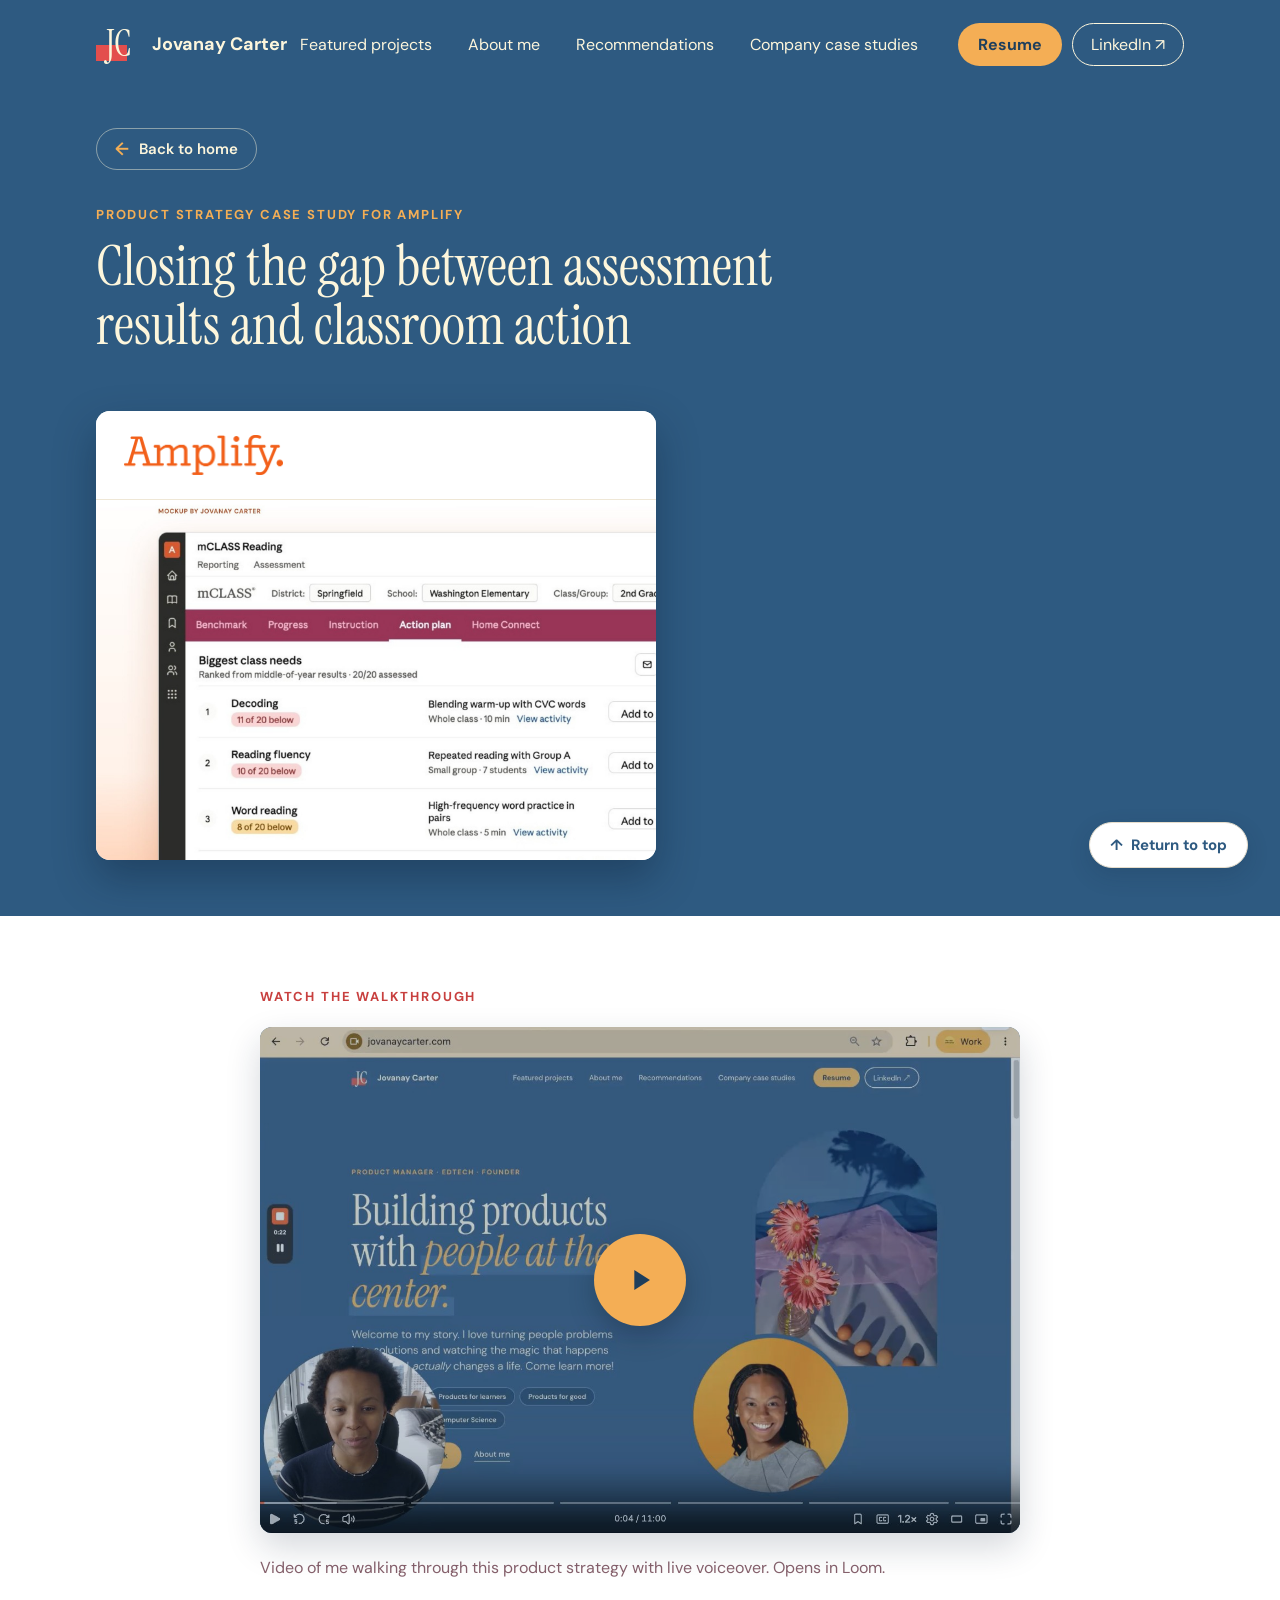
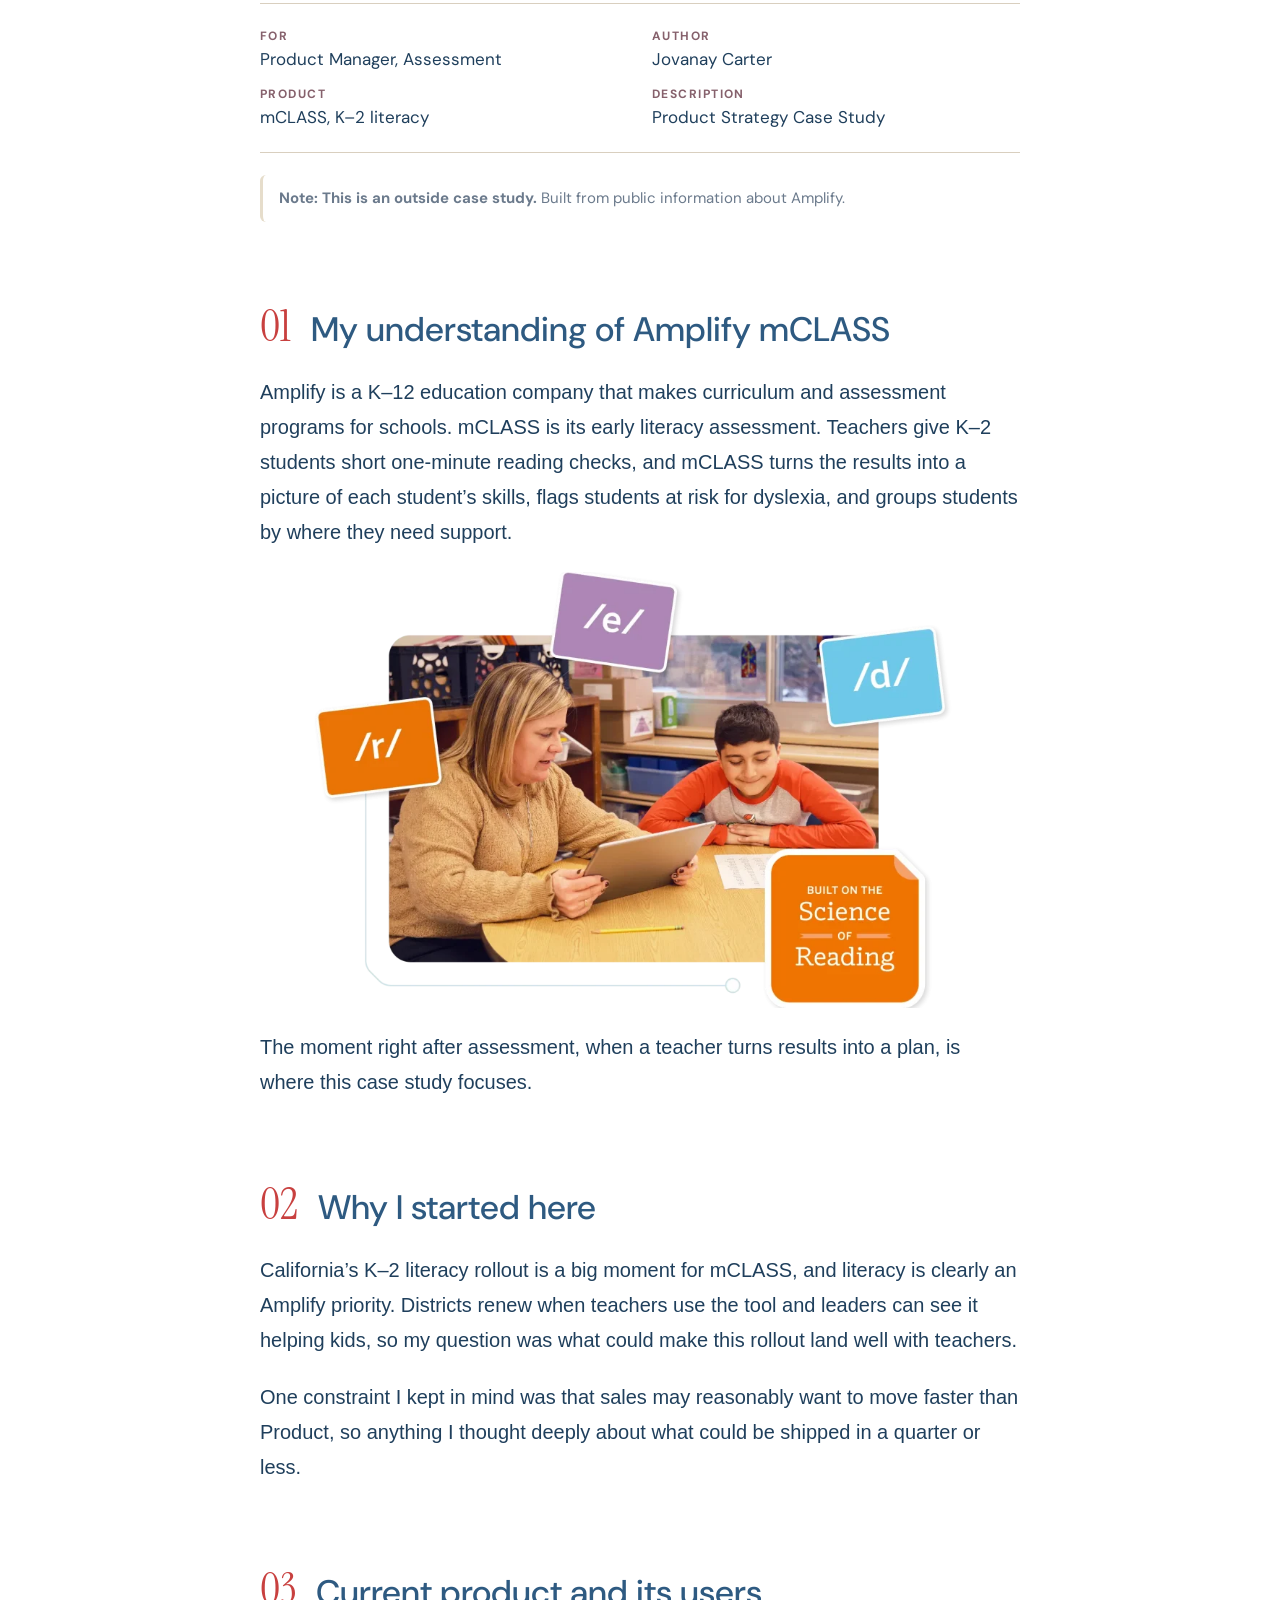
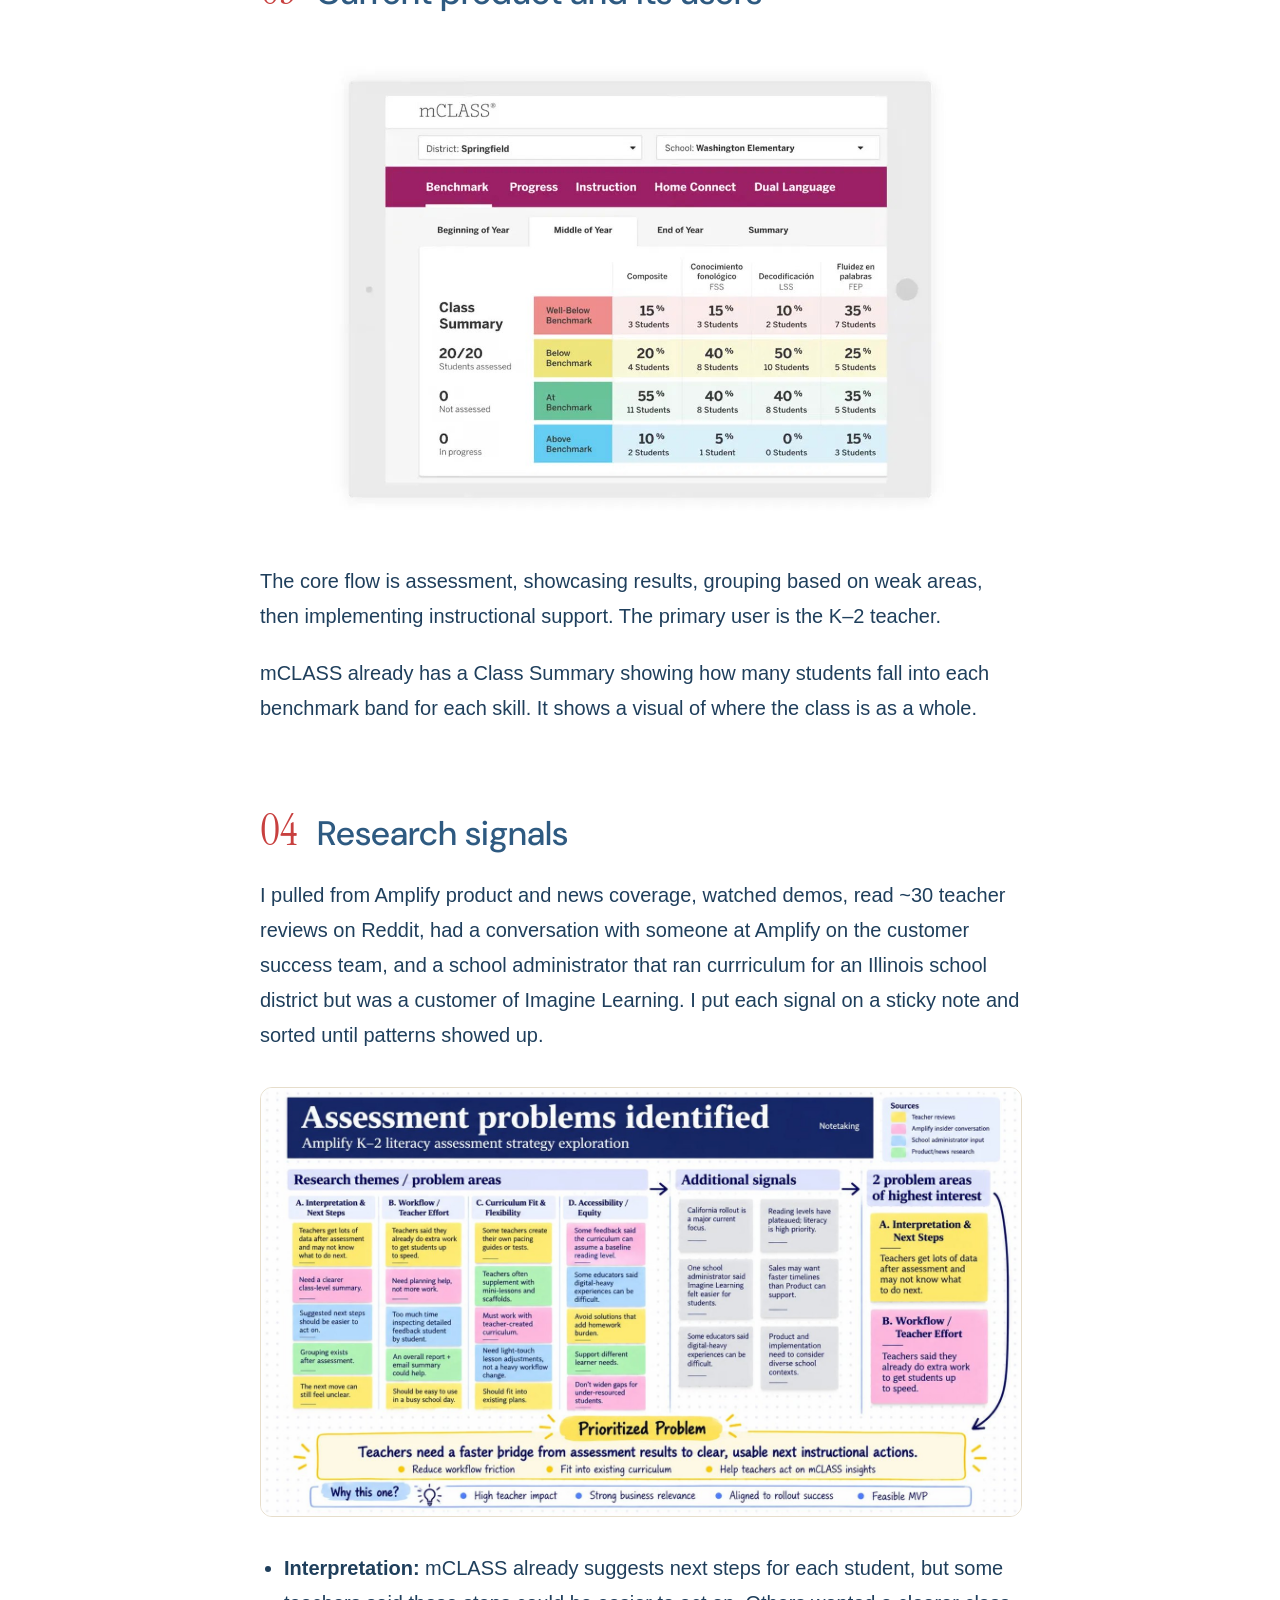
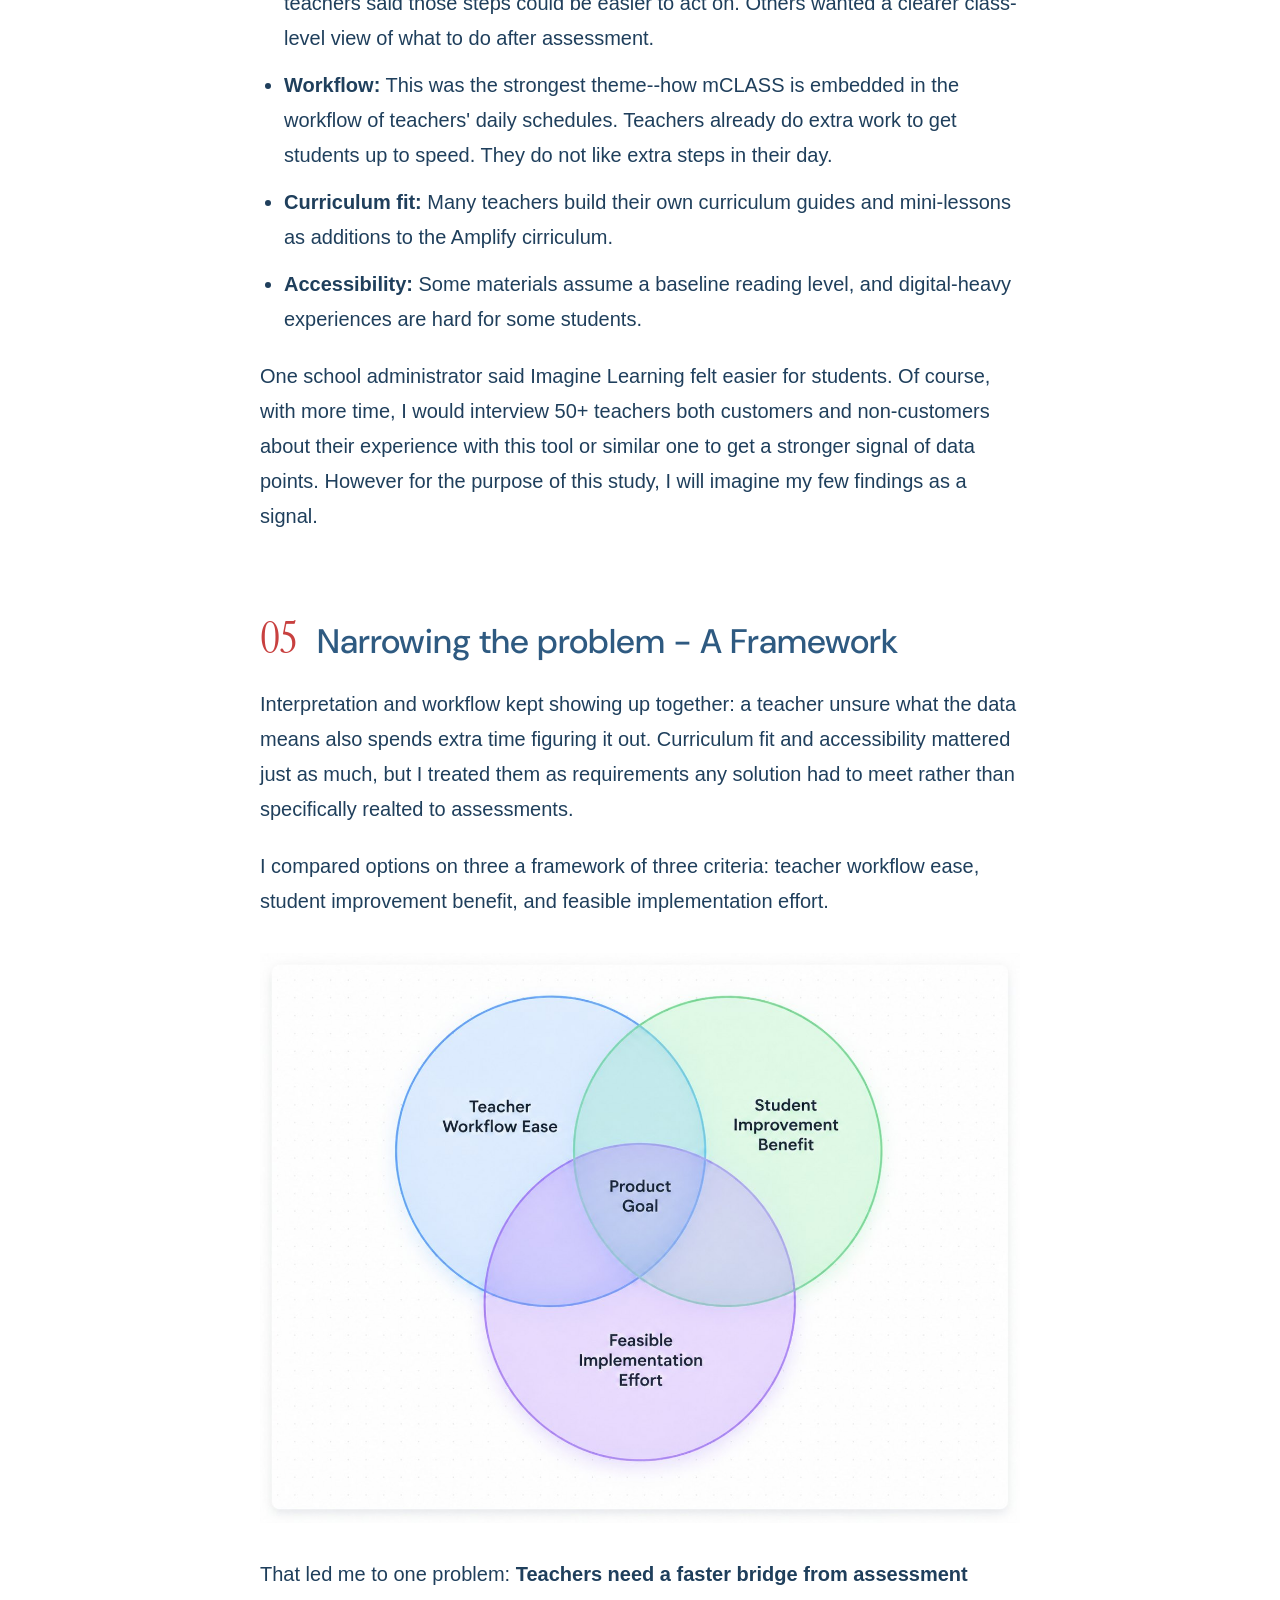
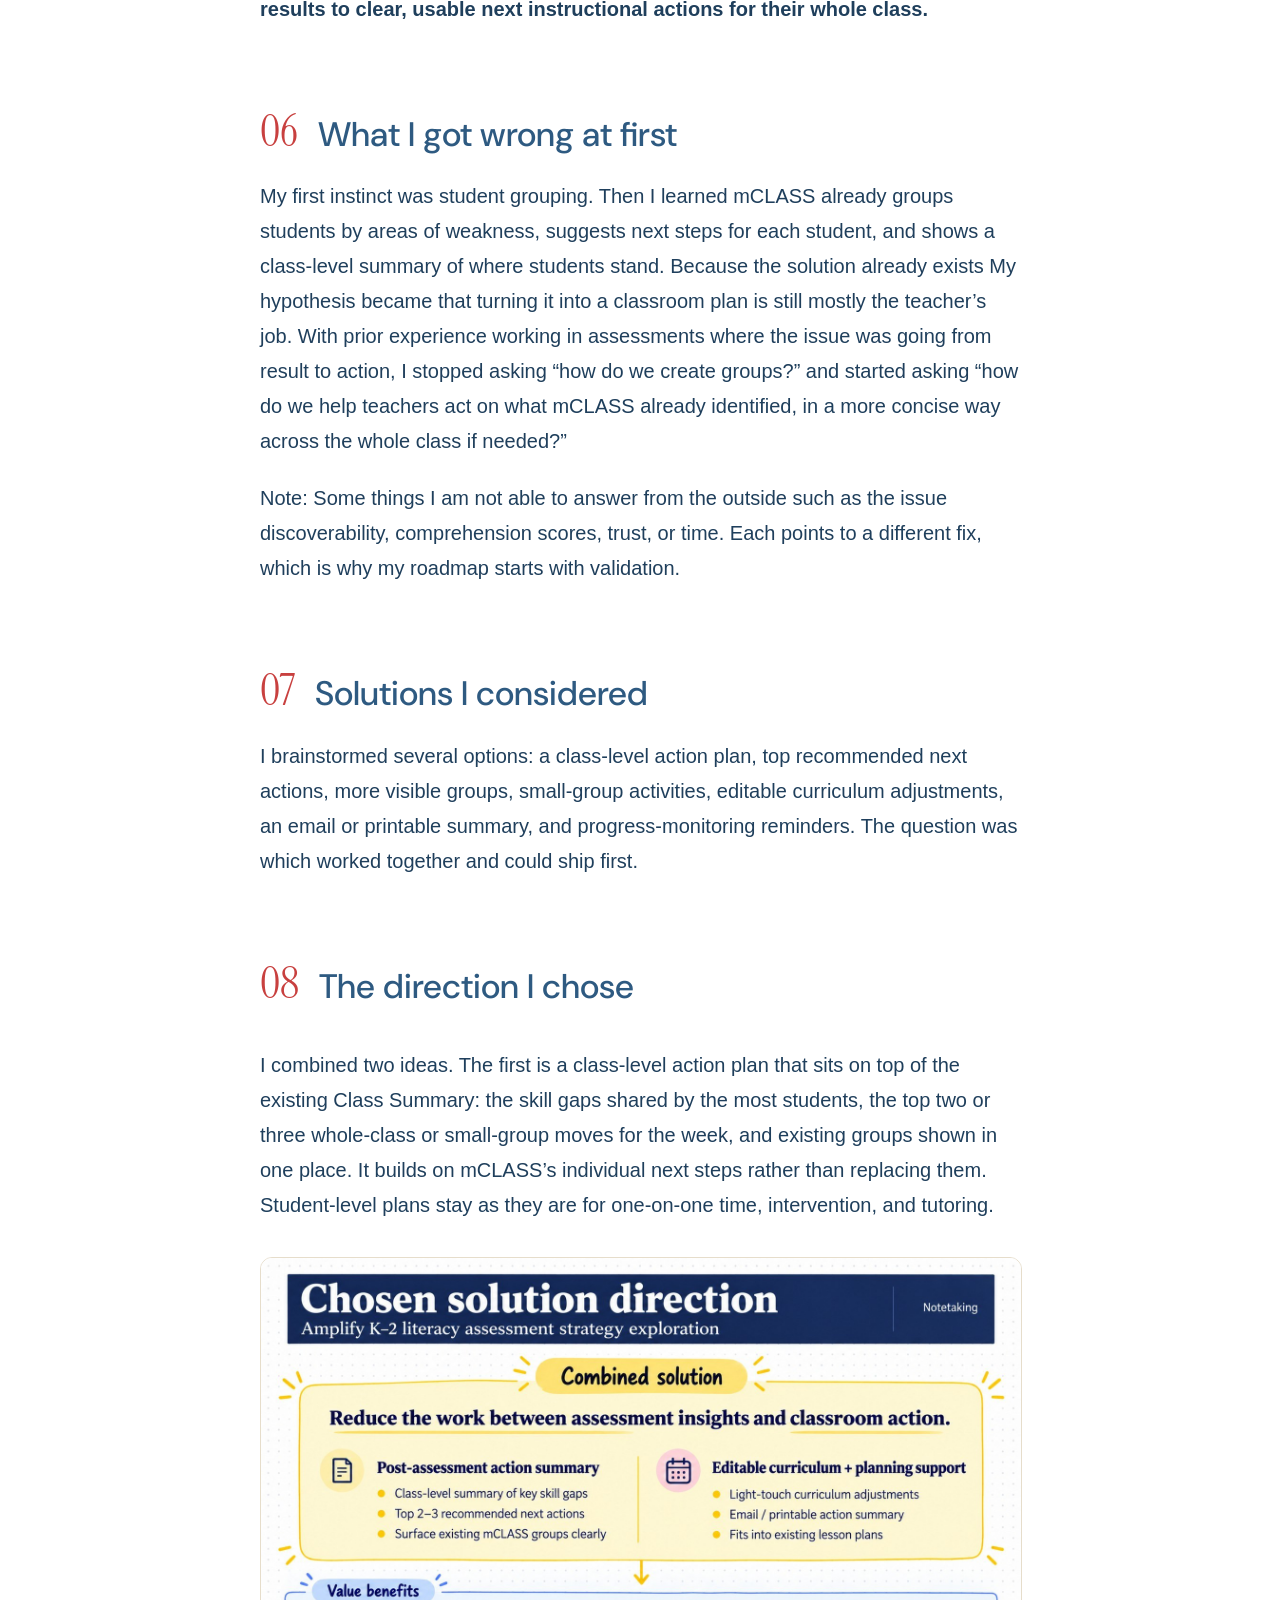
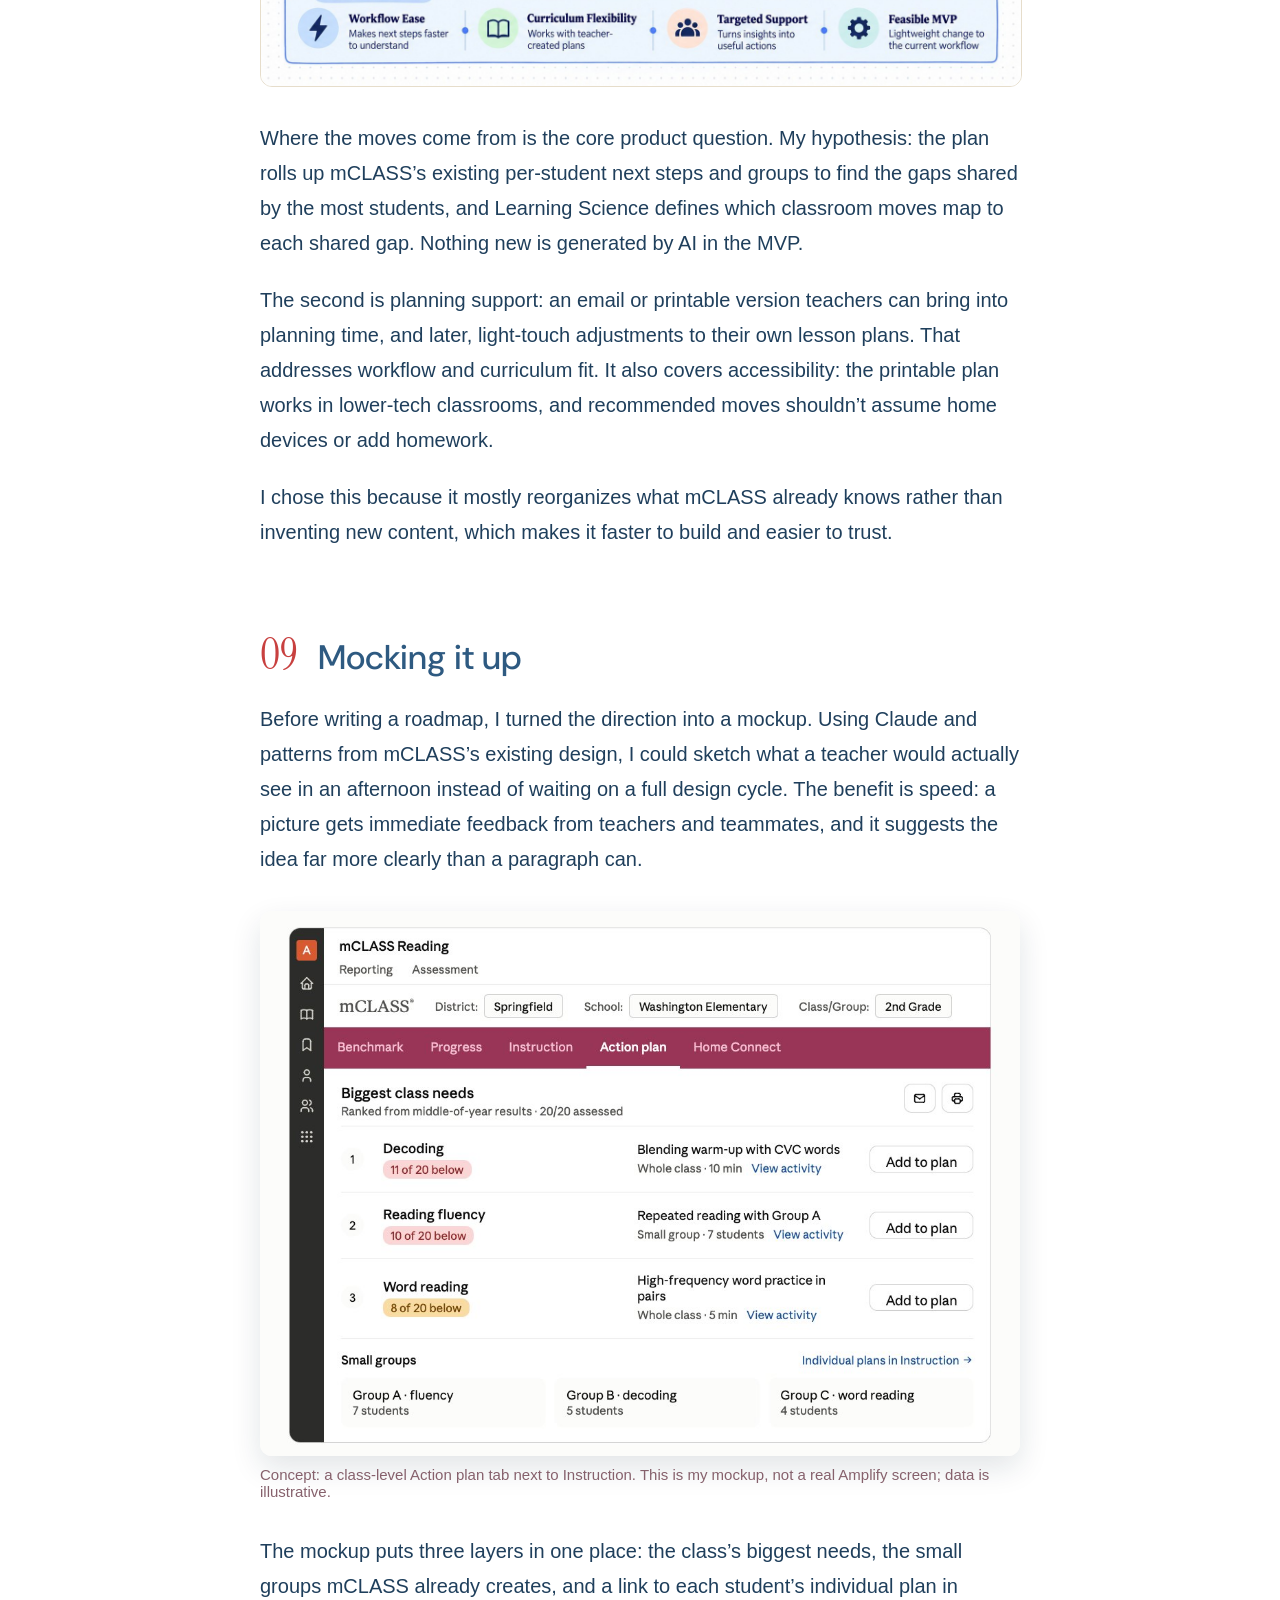
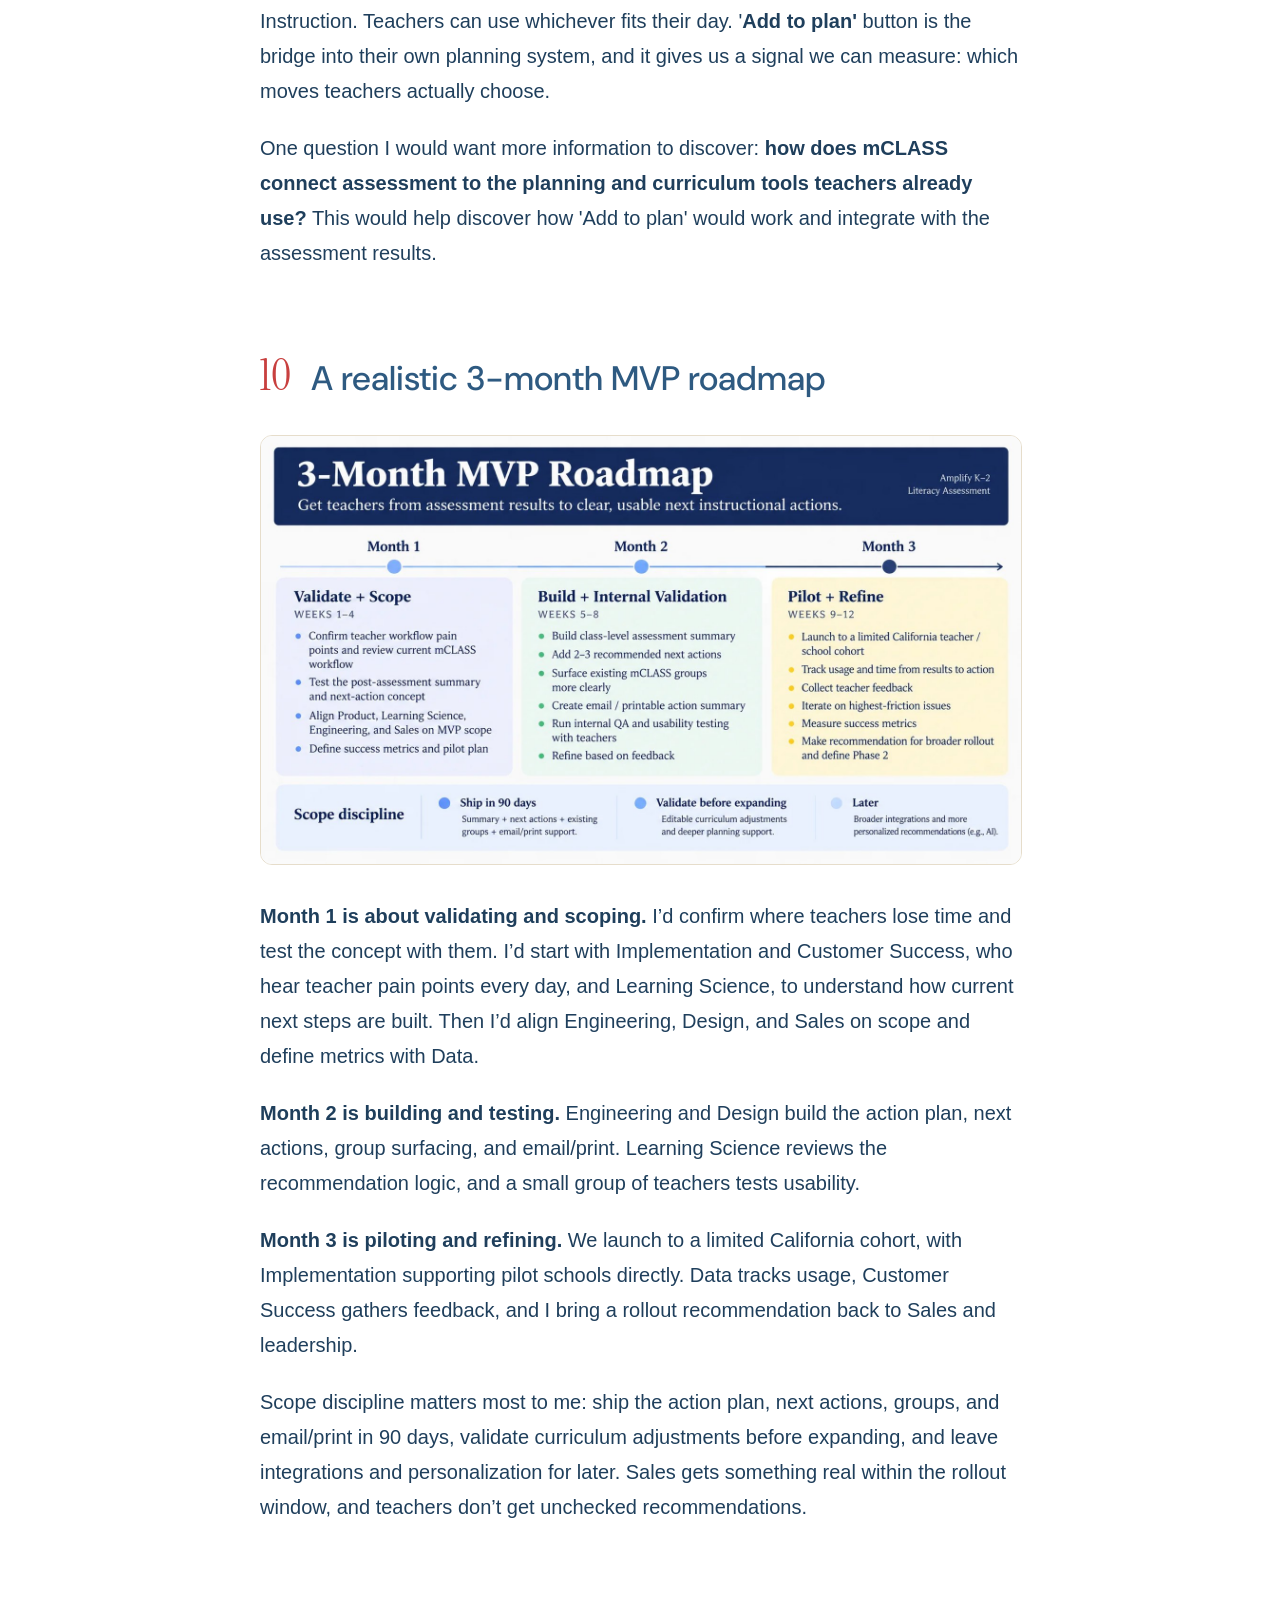
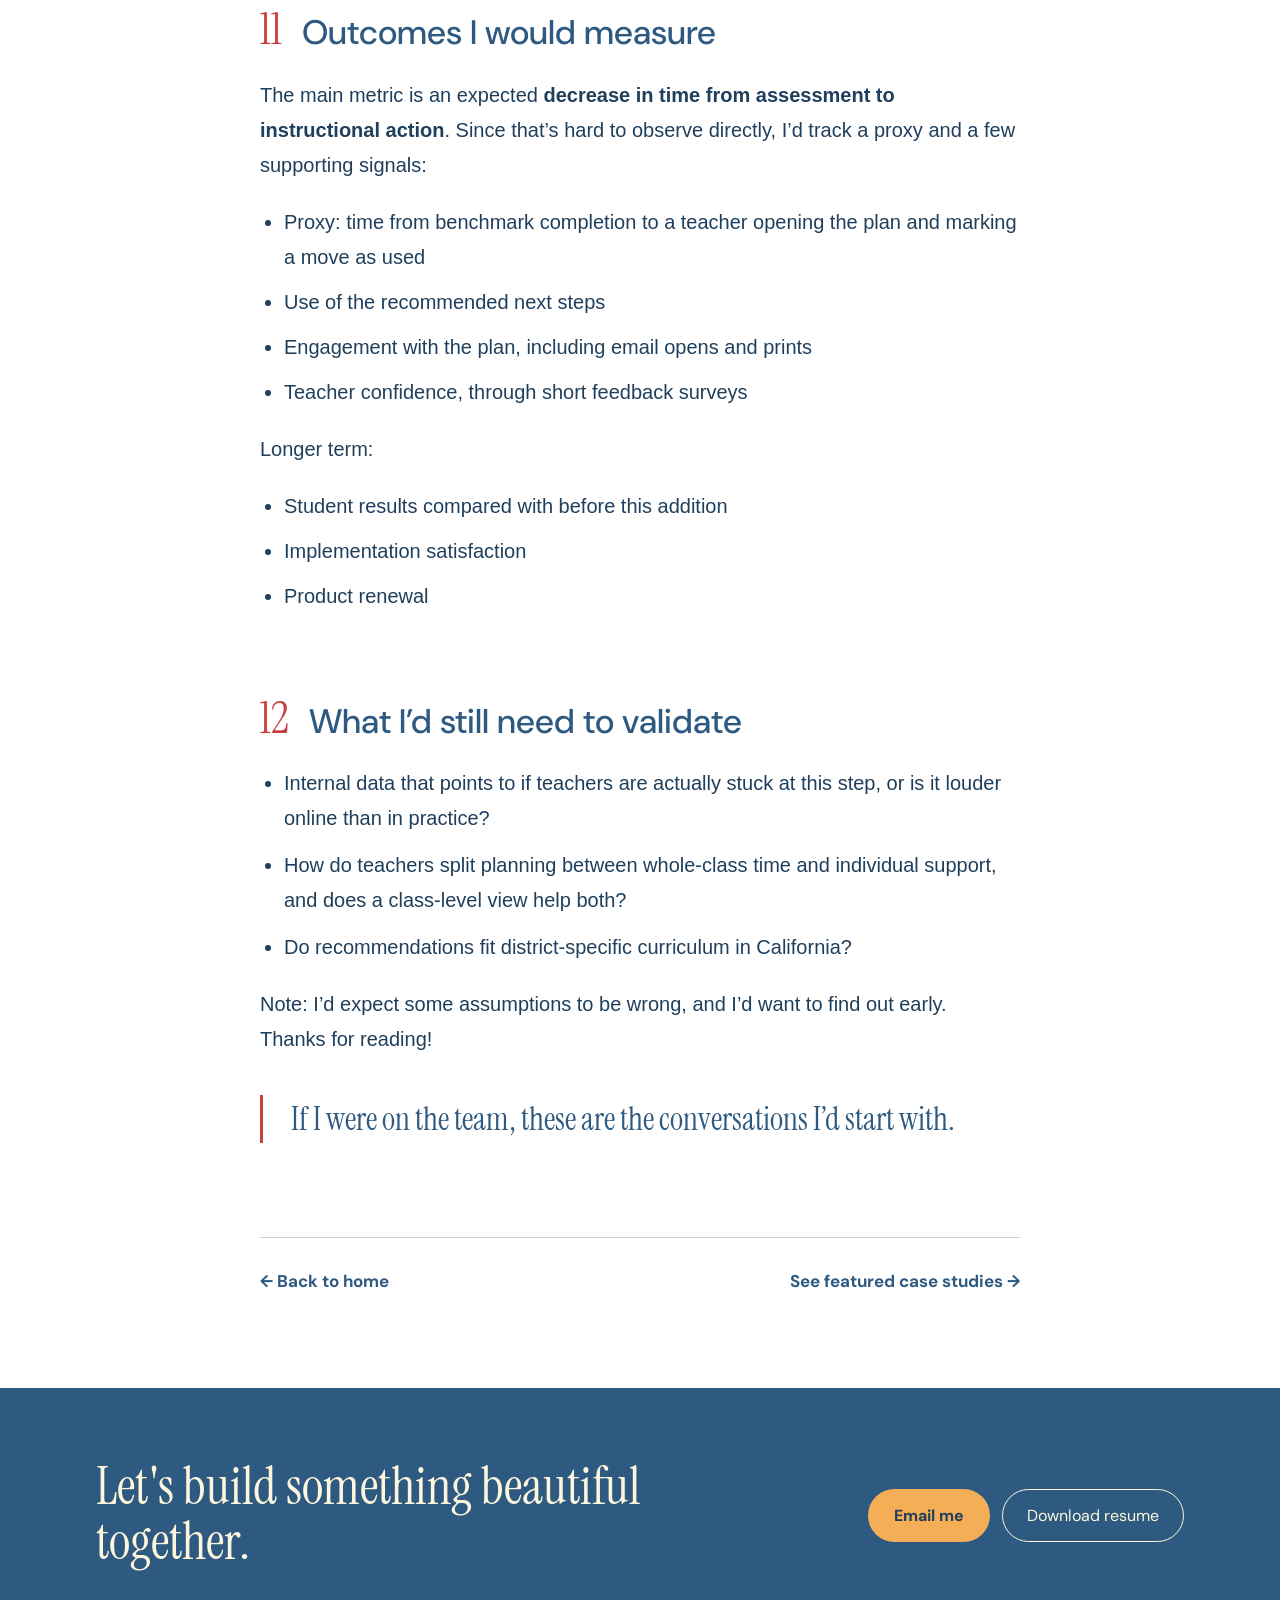
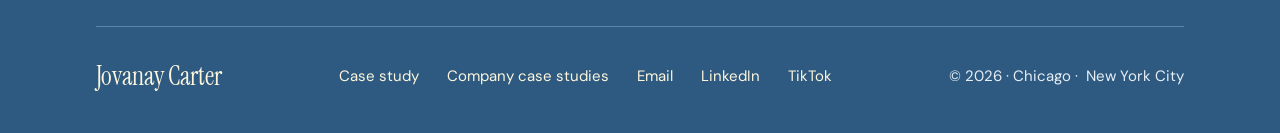
<file: amplify.html>
<!doctype html>
<html lang="en">
<head>
<meta charset="utf-8">
<meta name="viewport" content="width=device-width, initial-scale=1">
<title>Amplify mCLASS case study · Jovanay Carter</title>
<meta name="description" content="An outside product case study on Amplify mCLASS: closing the gap between K–2 assessment results and classroom action.">
<link rel="icon" href="images/jovanay-carter.jpg">
<link rel="preconnect" href="https://fonts.googleapis.com">
<link href="https://fonts.googleapis.com/css2?family=Instrument+Serif:ital@0;1&amp;family=DM+Sans:opsz,wght@9..40,300;9..40,400;9..40,500;9..40,700&amp;display=swap" rel="stylesheet">
<style>
#intro{scroll-margin-top:32px}
body{margin:0;background:#2E5A81}
a{color:#FDF6DC}a:hover{color:#F4AE55}
</style>
<link rel="stylesheet" href="site.css?v=13">
<!-- Google Analytics -->
<script async src="https://www.googletagmanager.com/gtag/js?id=G-7WJ1HY3163"></script>
<script>window.dataLayer=window.dataLayer||[];function gtag(){dataLayer.push(arguments);}gtag('js',new Date());gtag('config','G-7WJ1HY3163');</script>
<script src="analytics.js" defer></script>
<script src="toc.js?v=4" defer></script>
</head>
<body>
<div class="page" style=" display: flex; flex-direction: column; font-family: 'Helvetica Neue', Helvetica, sans-serif; color: #2E5A81; background: #ffffff; overflow-x: hidden">

<!-- MINI HERO -->
<nav id="top" style="height: 88px; box-sizing: border-box; padding: 0 96px; display: flex; align-items: center; justify-content: space-between; background: #2E5A81; color: #FDF6DC">
<a href="index.html" style="display: flex; align-items: center; gap: 12px; text-decoration: none">
<span aria-hidden="true" style="position: relative; display: inline-flex; width: 44px; height: 44px; align-items: center; justify-content: center"><span style="position: absolute; left: 0; bottom: 5px; width: 31px; height: 16px; background: #E34E4D"></span><span style="position: relative; font-family: 'Instrument Serif', serif; font-size: 36px; line-height: 1; color: #FDF6DC">JC</span></span>
<span style="font-family: 'DM Sans', sans-serif; font-weight: 700; font-size: 18px">Jovanay Carter</span>
</a>
<div style="display: flex; align-items: center; gap: 36px; font-family: 'DM Sans', sans-serif; font-size: 16px">
<a href="index.html#featured" style="text-decoration: none">Featured projects</a>
<a href="index.html#me" style="text-decoration: none">About me</a>
<a href="index.html#words" style="text-decoration: none">Recommendations</a>
<a href="case-studies.html" style="text-decoration: none">Company case studies</a>
<span style="display: flex; align-items: center; gap: 10px; margin-left: 4px">
<a href="Jovanay-Carter-Resume.pdf" target="_blank" rel="noopener" style="text-decoration: none; padding: 11px 20px; border-radius: 999px; background: #F4AE55; color: #1F3F5C; font-weight: 700">Resume</a>
<a href="https://www.linkedin.com/in/jovanay-carter/" target="_blank" rel="noopener" style="text-decoration: none; padding: 10px 18px; border: 1.5px solid #FDF6DC; border-radius: 999px">LinkedIn ↗</a>
</span>
</div>
</nav>
<header style="box-sizing: border-box; padding: 40px 96px 56px; background: #2E5A81; color: #FDF6DC; display: flex; flex-direction: column; gap: 36px">
<a href="index.html" style="align-self: flex-start; display: inline-flex; align-items: center; gap: 10px; padding: 10px 18px; border-radius: 999px; border: 1.5px solid rgba(253,246,220,0.45); color: #FDF6DC; text-decoration: none; font-family: 'DM Sans', sans-serif; font-size: 15px; font-weight: 600"><span style="color: #F4AE55; font-size: 18px; line-height: 1">←</span>Back to home</a>

<div style="display: flex; align-items: center; justify-content: space-between; gap: 56px; flex-wrap: wrap">
<div style="display: flex; flex-direction: column; gap: 14px; max-width: 760px; flex: 1 1 480px">
<span style="font-family: 'DM Sans', sans-serif; font-size: 13px; font-weight: 700; letter-spacing: 0.14em; text-transform: uppercase; color: #F4AE55">PRODUCT STRATEGY CASE STUDY FOR AMPLIFY</span>
<h1 style="margin: 0; font-family: 'Instrument Serif', serif; font-weight: 400; font-size: 56px; line-height: 1.05">Closing the gap between assessment results and classroom action</h1>
</div>
<figure style="margin: 0; flex: 0 1 560px; min-width: 0; border-radius: 14px; overflow: hidden; background: #ffffff; box-shadow: 0 18px 40px rgba(10,25,45,0.35)"><span style="display: flex; align-items: center; height: 88px; padding: 0 28px; border-bottom: 1px solid #EFE7D6; background: #ffffff"><img src="images/logos/amplify-logo.webp" alt="Amplify" width="3840" height="965" style="display: block; height: 40px; width: auto; max-width: 180px; object-fit: contain; object-position: left center"></span>
<img src="images/amplify/header-crop.jpg" alt="Concept mockup of the mCLASS class action plan" width="1600" height="1028" style="display: block; width: 100%; height: 360px; object-fit: cover; object-position: 0% 0%"></figure>
</div>

</header>

<!-- BODY -->



<a href="#top" class="to-top" style="position: fixed; right: 32px; bottom: 32px; z-index: 50; display: inline-flex; align-items: center; gap: 8px; padding: 12px 20px; border-radius: 999px; background: #ffffff; border: 1.5px solid #E6DDCB; color: #2E5A81; font-family: 'DM Sans', sans-serif; font-size: 15px; font-weight: 700; text-decoration: none; box-shadow: 0 8px 22px rgba(20,40,60,0.16)"><span aria-hidden="true">↑</span>Return to top</a>
<article style="flex-grow: 1; box-sizing: border-box; padding: 72px 0 96px; display: flex; flex-direction: column; align-items: center; background: #ffffff">

<div style="width: 760px; display: flex; flex-direction: column; gap: 22px">

<span id="intro" data-toc-plain="Intro" style="font-family: &quot;DM Sans&quot;, sans-serif; font-size: 13px; font-weight: 700; letter-spacing: 0.14em; text-transform: uppercase; color: rgb(200, 64, 63)">Watch the walkthrough</span><a href="https://www.loom.com/share/a0e18ebfefde403c862424c6f6ee6055" target="_blank" rel="noopener" aria-label="Watch my product strategy walkthrough on Loom" style="position: relative; display: block; border-radius: 12px; overflow: hidden; background: #2E5A81; box-shadow: 0 14px 34px rgba(20,40,60,0.18); text-decoration: none">
<img src="images/amplify/loom-thumbnail.jpg" alt="Video thumbnail: Jovanay walking through her product strategy" width="1386" height="924" style="display: block; width: 100%; height: auto; aspect-ratio: 1386 / 924">
<span style="position: absolute; inset: 0; display: flex; align-items: center; justify-content: center; background: rgba(31,63,92,0.28)"><span style="width: 92px; height: 92px; border-radius: 50%; background: #F4AE55; display: flex; align-items: center; justify-content: center; box-shadow: 0 10px 24px rgba(20,40,60,0.35)"><svg width="34" height="34" viewBox="0 0 24 24" aria-hidden="true"><path d="M8 5v14l11-7z" fill="#1F3F5C"></path></svg></span></span>
</a><p style="margin: 0; font-family: 'DM Sans', sans-serif; font-size: 16px; line-height: 1.6; color: #86616C">Video of me walking through this product strategy with live voiceover. Opens in Loom.</p><div style="display: grid; grid-template-columns: repeat(2, minmax(0, 1fr)); gap: 16px 24px; padding: 24px 0; border-top: 1px solid #D9CFBF; border-bottom: 1px solid #D9CFBF"><div style="display: flex; flex-direction: column; gap: 4px"><span style="font-family: 'DM Sans', sans-serif; font-size: 12px; font-weight: 700; letter-spacing: 0.12em; text-transform: uppercase; color: #86616C">For</span><span style="font-family: 'DM Sans', sans-serif; font-size: 17px; color: #1F3F5C">Product Manager, Assessment</span></div><div style="display: flex; flex-direction: column; gap: 4px"><span style="font-family: 'DM Sans', sans-serif; font-size: 12px; font-weight: 700; letter-spacing: 0.12em; text-transform: uppercase; color: #86616C">Author</span><span style="font-family: 'DM Sans', sans-serif; font-size: 17px; color: #1F3F5C">Jovanay Carter</span></div><div style="display: flex; flex-direction: column; gap: 4px"><span style="font-family: 'DM Sans', sans-serif; font-size: 12px; font-weight: 700; letter-spacing: 0.12em; text-transform: uppercase; color: #86616C">Product</span><span style="font-family: 'DM Sans', sans-serif; font-size: 17px; color: #1F3F5C">mCLASS, K–2 literacy</span></div><div style="display: flex; flex-direction: column; gap: 4px"><span style="font-family: &quot;DM Sans&quot;, sans-serif; font-size: 12px; font-weight: 700; letter-spacing: 0.12em; text-transform: uppercase; color: rgb(134, 97, 108)">Description</span><span style="font-family: &quot;DM Sans&quot;, sans-serif; font-size: 17px; color: rgb(31, 63, 92)">Product Strategy Case Study</span></div></div>


<p style="margin: 0; padding: 12px 16px; border-left: 3px solid #E6DDCB; border-radius: 6px; font-family: 'DM Sans', sans-serif; font-size: 15px; line-height: 1.55; color: #6b7a8c; background-color: transparent"><b>Note: This is an outside case study.</b>&nbsp;Built from public information about Amplify.</p><h2 id="s01" data-toc="My understanding" style="margin: 56px 0 0; display: flex; gap: 20px; align-items: baseline; font-family: 'DM Sans', sans-serif; font-weight: 500; font-size: 34px; line-height: 1.2; color: #2E5A81"><span style="font-family: &quot;Instrument Serif&quot;, serif; font-weight: 400; font-size: 44px; color: rgb(200, 64, 63)">01</span>My understanding of Amplify mCLASS</h2>

<p style="margin: 0; font-size: 20px; line-height: 1.75; color: #1F3F5C">Amplify is a K–12 education company that makes curriculum and assessment programs for schools. mCLASS is its early literacy assessment. Teachers give K–2 students short one-minute reading checks, and mCLASS turns the results into a picture of each student’s skills, flags students at risk for dyslexia, and groups students by where they need support.</p><img src="images/amplify/mclass-hero.png" alt="image" width="1024" height="640" style="max-width: 100%; height: 436px; display: block; object-fit: cover; width: 740px; aspect-ratio: 1024 / 640"><p style="margin: 0; font-size: 20px; line-height: 1.75; color: #1F3F5C">The moment right after assessment, when a teacher turns results into a plan, is where this case study focuses.</p>
<h2 id="s02" data-toc="Why I started here" style="margin: 56px 0 0; display: flex; gap: 20px; align-items: baseline; font-family: 'DM Sans', sans-serif; font-weight: 500; font-size: 34px; line-height: 1.2; color: #2E5A81"><span style="font-family: 'Instrument Serif', serif; font-weight: 400; font-size: 44px; color: #C8403F">02</span>Why I started here</h2>
<p style="margin: 0; font-size: 20px; line-height: 1.75; color: #1F3F5C">California’s K–2 literacy rollout is a big moment for mCLASS, and literacy is clearly an Amplify priority. Districts renew when teachers use the tool and leaders can see it helping kids, so my question was what could make this rollout land well with teachers.</p>
<p style="margin: 0; font-size: 20px; line-height: 1.75; color: #1F3F5C">One constraint I kept in mind was that sales may reasonably want to move faster than Product, so anything I thought deeply about what could be shipped in a quarter or less.</p>
<h2 id="s03" data-toc="Current product &amp; users" style="margin: 56px 0 0; display: flex; gap: 20px; align-items: baseline; font-family: 'DM Sans', sans-serif; font-weight: 500; font-size: 34px; line-height: 1.2; color: #2E5A81"><span style="font-family: &quot;Instrument Serif&quot;, serif; font-weight: 400; font-size: 44px; color: rgb(200, 64, 63)">03</span>Current product and its users</h2>
<figure style="margin: 12px 0; display: flex; flex-direction: column; gap: 10px"><img src="images/amplify/class-summary.jpg" alt="image" width="1374" height="868" style="max-width: 100%; height: auto; display: block; object-fit: cover; width: 1374px; aspect-ratio: 1374 / 868"></figure>
<p style="margin: 0; font-size: 20px; line-height: 1.75; color: #1F3F5C">The core flow is assessment, showcasing results, grouping based on weak areas, then implementing instructional support. The primary user is the K–2 teacher.</p>
<p style="margin: 0; font-size: 20px; line-height: 1.75; color: #1F3F5C">mCLASS already has a Class Summary showing how many students fall into each benchmark band for each skill. It shows a visual of where the class is as a whole.<br></p>
<h2 id="s04" data-toc="Research signals" style="margin: 56px 0 0; display: flex; gap: 20px; align-items: baseline; font-family: 'DM Sans', sans-serif; font-weight: 500; font-size: 34px; line-height: 1.2; color: #2E5A81"><span style="font-family: 'Instrument Serif', serif; font-weight: 400; font-size: 44px; color: #C8403F">04</span>Research signals</h2>
<p style="margin: 0; font-size: 20px; line-height: 1.75; color: #1F3F5C">I pulled from Amplify product and news coverage, watched demos, read ~30 teacher reviews on Reddit, had a conversation with someone at Amplify on the customer success team, and a school administrator that ran currriculum for an Illinois school district but was a customer of Imagine Learning. I put each signal on a sticky note and sorted until patterns showed up.</p>
<figure style="margin: 12px 0; display: flex; flex-direction: column; gap: 10px"><img src="images/amplify/research-whiteboard.jpg" alt="image" width="1672" height="941" style="width: 100%; height: auto; display: block; border-radius: 12px; border: 1px solid #E6DDCB"></figure>
<ul style="margin: 0; padding-left: 24px; display: flex; flex-direction: column; gap: 12px; font-size: 20px; line-height: 1.75; color: #1F3F5C"><li><strong>Interpretation:</strong> mCLASS already suggests next steps for each student, but some teachers said those steps could be easier to act on. Others wanted a clearer class-level view of what to do after assessment.</li><li><strong>Workflow:</strong> This was the strongest theme--how mCLASS is embedded in the workflow of teachers' daily schedules. Teachers already do extra work to get students up to speed. They do not like extra steps in their day.</li><li><strong>Curriculum fit:</strong> Many teachers build their own curriculum guides and mini-lessons as additions to the Amplify cirriculum.</li><li><strong>Accessibility:</strong> Some materials assume a baseline reading level, and digital-heavy experiences are hard for some students.</li></ul>
<p style="margin: 0; font-size: 20px; line-height: 1.75; color: #1F3F5C">One school administrator said Imagine Learning felt easier for students. Of course, with more time, I would interview 50+ teachers both customers and non-customers about their experience with this tool or similar one to get a stronger signal of data points. However for the purpose of this study, I will imagine my few findings as a signal.&nbsp;</p>

<h2 id="s05" data-toc="Problem framework" style="margin: 56px 0 0; display: flex; gap: 20px; align-items: baseline; font-family: 'DM Sans', sans-serif; font-weight: 500; font-size: 34px; line-height: 1.2; color: #2E5A81"><span style="font-family: &quot;Instrument Serif&quot;, serif; font-weight: 400; font-size: 44px; color: rgb(200, 64, 63)">05</span>Narrowing the problem - A Framework</h2>
<p style="margin: 0; font-size: 20px; line-height: 1.75; color: #1F3F5C">Interpretation and workflow kept showing up together: a teacher unsure what the data means also spends extra time figuring it out. Curriculum fit and accessibility mattered just as much, but I treated them as requirements any solution had to meet rather than specifically realted to assessments.</p>
<p style="margin: 0; font-size: 20px; line-height: 1.75; color: #1F3F5C">I compared options on three a framework of three criteria: teacher workflow ease, student improvement benefit, and feasible implementation effort.</p>
<figure style="margin: 12px 0; display: flex; flex-direction: column; gap: 10px"><img src="images/amplify/framework.jpg" alt="student" width="1448" height="1086" style="max-width: 100%; height: auto; display: block; object-fit: cover; width: 1448px; aspect-ratio: 1448 / 1086"></figure>
<p style="margin: 0; font-size: 20px; line-height: 1.75; color: #1F3F5C">That led me to one problem: <strong>Teachers need a faster bridge from assessment results to clear, usable next instructional actions for their whole class.</strong></p>
<h2 id="s06" data-toc="What I got wrong" style="margin: 56px 0 0; display: flex; gap: 20px; align-items: baseline; font-family: 'DM Sans', sans-serif; font-weight: 500; font-size: 34px; line-height: 1.2; color: #2E5A81"><span style="font-family: 'Instrument Serif', serif; font-weight: 400; font-size: 44px; color: #C8403F">06</span>What I got wrong at first</h2>
<p style="margin: 0; font-size: 20px; line-height: 1.75; color: #1F3F5C">My first instinct was student grouping. Then I learned mCLASS already groups students by areas of weakness, suggests next steps for each student, and shows a class-level summary of where students stand. Because the solution already exists My hypothesis became that turning it into a classroom plan is still mostly the teacher’s job. With prior experience working in assessments where the issue was going from result to action, I stopped asking “how do we create groups?” and started asking “how do we help teachers act on what mCLASS already identified, in a more concise way across the whole class if needed?”</p>
<p style="margin: 0; font-size: 20px; line-height: 1.75; color: #1F3F5C">Note: Some things I am not able to answer from the outside such as the issue discoverability, comprehension scores, trust, or time. Each points to a different fix, which is why my roadmap starts with validation.</p>
<h2 id="s07" data-toc="Solutions considered" style="margin: 56px 0 0; display: flex; gap: 20px; align-items: baseline; font-family: 'DM Sans', sans-serif; font-weight: 500; font-size: 34px; line-height: 1.2; color: #2E5A81"><span style="font-family: 'Instrument Serif', serif; font-weight: 400; font-size: 44px; color: #C8403F">07</span>Solutions I considered</h2>
<p style="margin: 0; font-size: 20px; line-height: 1.75; color: #1F3F5C">I brainstormed several options: a class-level action plan, top recommended next actions, more visible groups, small-group activities, editable curriculum adjustments, an email or printable summary, and progress-monitoring reminders. The question was which worked together and could ship first.</p>
<h2 id="s08" data-toc="Solution direction" style="margin: 56px 0 0; display: flex; gap: 20px; align-items: baseline; font-family: 'DM Sans', sans-serif; font-weight: 500; font-size: 34px; line-height: 1.2; color: #2E5A81"><span style="font-family: &quot;Instrument Serif&quot;, serif; font-weight: 400; font-size: 44px; color: rgb(200, 64, 63)">08</span>The direction I chose</h2>

<div style="margin: 0; font-size: 20px; line-height: 1.75; color: #1F3F5C"><p class="p1" style="margin: 0px; font-style: normal; font-variant: normal; font-size-adjust: none; font-language-override: normal; font-kerning: auto; font-optical-sizing: auto; font-feature-settings: normal; font-variation-settings: normal; font-stretch: normal; font-size: 13px; line-height: normal; font-family: &quot;Helvetica Neue&quot;; min-height: 15px; color: rgb(0, 0, 0)"><br></p>I combined two ideas. The first is a class-level action plan that sits on top of the existing Class Summary: the skill gaps shared by the most students, the top two or three whole-class or small-group moves for the week, and existing groups shown in one place. It builds on mCLASS’s individual next steps rather than replacing them. Student-level plans stay as they are for one-on-one time, intervention, and tutoring.</div><figure style="margin: 12px 0; display: flex; flex-direction: column; gap: 10px"><img src="images/amplify/chosen-direction.jpg" width="1600" height="900" alt="Chosen solution direction: a combined solution to reduce the work between assessment insights and classroom action, pairing a post-assessment action summary with editable curriculum and planning support, for workflow ease, curriculum flexibility, targeted support and a feasible MVP" style="width: 100%; height: auto; display: block; border-radius: 12px; border: 1px solid #E6DDCB"></figure>
<p style="margin: 0; font-size: 20px; line-height: 1.75; color: #1F3F5C">Where the moves come from is the core product question. My hypothesis: the plan rolls up mCLASS’s existing per-student next steps and groups to find the gaps shared by the most students, and Learning Science defines which classroom moves map to each shared gap. Nothing new is generated by AI in the MVP.</p>
<p style="margin: 0; font-size: 20px; line-height: 1.75; color: #1F3F5C">The second is planning support: an email or printable version teachers can bring into planning time, and later, light-touch adjustments to their own lesson plans. That addresses workflow and curriculum fit. It also covers accessibility: the printable plan works in lower-tech classrooms, and recommended moves shouldn’t assume home devices or add homework.</p>
<p style="margin: 0; font-size: 20px; line-height: 1.75; color: #1F3F5C">I chose this because it mostly reorganizes what mCLASS already knows rather than inventing new content, which makes it faster to build and easier to trust.&nbsp;<br></p>
<h2 id="s09" data-toc="Mocking it up" style="margin: 56px 0 0; display: flex; gap: 20px; align-items: baseline; font-family: 'DM Sans', sans-serif; font-weight: 500; font-size: 34px; line-height: 1.2; color: #2E5A81"><span style="font-family: 'Instrument Serif', serif; font-weight: 400; font-size: 44px; color: #C8403F">09</span>Mocking it up</h2>
<p style="margin: 0; font-size: 20px; line-height: 1.75; color: #1F3F5C">Before writing a roadmap, I turned the direction into a mockup. Using Claude and patterns from mCLASS’s existing design, I could sketch what a teacher would actually see in an afternoon instead of waiting on a full design cycle. The benefit is speed: a picture gets immediate feedback from teachers and teammates, and it suggests the idea far more clearly than a paragraph can.</p>
<figure style="margin: 12px 0; display: flex; flex-direction: column; gap: 10px"><img src="images/amplify/action-plan-mockup.jpg" width="1106" height="792" alt="Concept mockup of an Action plan tab in mCLASS Reading: the biggest class needs ranked from middle-of-year results, each with a suggested whole-class or small-group activity and an Add to plan button, plus existing small groups, a link to individual plans, and email and print buttons" style="width: 100%; height: auto; display: block; border-radius: 12px; box-shadow: 0 12px 30px rgba(20,40,60,0.12)"><figcaption style="font-size: 15px; color: #86616C">Concept: a class-level Action plan tab next to Instruction. This is my mockup, not a real Amplify screen; data is illustrative.</figcaption></figure>
<p style="margin: 0; font-size: 20px; line-height: 1.75; color: #1F3F5C">The mockup puts three layers in one place: the class’s biggest needs, the small groups mCLASS already creates, and a link to each student’s individual plan in Instruction. Teachers can use whichever fits their day. '<strong>Add to plan' </strong>button is the bridge into their own planning system, and it gives us a signal we can measure: which moves teachers actually choose.</p>
<p style="margin: 0; font-size: 20px; line-height: 1.75; color: #1F3F5C">One question I would want more information to discover: <strong>how does mCLASS connect assessment to the planning and curriculum tools teachers already use?</strong>&nbsp;This would help discover how 'Add to plan' would work and integrate with the assessment results.</p>
<h2 id="s10" data-toc="MVP roadmap" style="margin: 56px 0 0; display: flex; gap: 20px; align-items: baseline; font-family: 'DM Sans', sans-serif; font-weight: 500; font-size: 34px; line-height: 1.2; color: #2E5A81"><span style="font-family: 'Instrument Serif', serif; font-weight: 400; font-size: 44px; color: #C8403F">10</span>A realistic 3-month MVP roadmap</h2>
<figure style="margin: 12px 0; display: flex; flex-direction: column; gap: 10px"><img src="images/amplify/mvp-roadmap.jpg" alt="3-month-mvp-roadmap" width="1672" height="941" style="width: 100%; height: auto; display: block; border-radius: 12px; border: 1px solid #E6DDCB"></figure>
<p style="margin: 0; font-size: 20px; line-height: 1.75; color: #1F3F5C"><strong>Month 1 is about validating and scoping.</strong> I’d confirm where teachers lose time and test the concept with them. I’d start with Implementation and Customer Success, who hear teacher pain points every day, and Learning Science, to understand how current next steps are built. Then I’d align Engineering, Design, and Sales on scope and define metrics with Data.</p>
<p style="margin: 0; font-size: 20px; line-height: 1.75; color: #1F3F5C"><strong>Month 2 is building and testing.</strong> Engineering and Design build the action plan, next actions, group surfacing, and email/print. Learning Science reviews the recommendation logic, and a small group of teachers tests usability.</p>
<p style="margin: 0; font-size: 20px; line-height: 1.75; color: #1F3F5C"><strong>Month 3 is piloting and refining.</strong> We launch to a limited California cohort, with Implementation supporting pilot schools directly. Data tracks usage, Customer Success gathers feedback, and I bring a rollout recommendation back to Sales and leadership.</p>
<p style="margin: 0; font-size: 20px; line-height: 1.75; color: #1F3F5C">Scope discipline matters most to me: ship the action plan, next actions, groups, and email/print in 90 days, validate curriculum adjustments before expanding, and leave integrations and personalization for later. Sales gets something real within the rollout window, and teachers don’t get unchecked recommendations.</p>
<h2 id="s11" data-toc="Metrics" style="margin: 56px 0 0; display: flex; gap: 20px; align-items: baseline; font-family: 'DM Sans', sans-serif; font-weight: 500; font-size: 34px; line-height: 1.2; color: #2E5A81"><span style="font-family: 'Instrument Serif', serif; font-weight: 400; font-size: 44px; color: #C8403F">11</span>Outcomes I would measure</h2>
<p style="margin: 0; font-size: 20px; line-height: 1.75; color: #1F3F5C">The main metric is an expected <strong>decrease in time from assessment to instructional action</strong>. Since that’s hard to observe directly, I’d track a proxy and a few supporting signals:</p>
<ul style="margin: 0; padding-left: 24px; display: flex; flex-direction: column; gap: 10px; font-size: 20px; line-height: 1.75; color: #1F3F5C"><li>Proxy: time from benchmark completion to a teacher opening the plan and marking a move as used</li><li>Use of the recommended next steps</li><li>Engagement with the plan, including email opens and prints</li><li>Teacher confidence, through short feedback surveys</li></ul>
<p style="margin: 0; font-size: 20px; line-height: 1.75; color: #1F3F5C">Longer term:</p>
<ul style="margin: 0; padding-left: 24px; display: flex; flex-direction: column; gap: 10px; font-size: 20px; line-height: 1.75; color: #1F3F5C"><li>Student results compared with before this addition</li><li>Implementation satisfaction</li><li>Product renewal</li></ul>

<h2 id="s12" data-toc="Still to validate" style="margin: 56px 0 0; display: flex; gap: 20px; align-items: baseline; font-family: 'DM Sans', sans-serif; font-weight: 500; font-size: 34px; line-height: 1.2; color: #2E5A81"><span style="font-family: 'Instrument Serif', serif; font-weight: 400; font-size: 44px; color: #C8403F">12</span>What I’d still need to validate</h2>
<ul style="margin: 0; padding-left: 24px; display: flex; flex-direction: column; gap: 12px; font-size: 20px; line-height: 1.75; color: #1F3F5C"><li>Internal data that points to if teachers are actually stuck at this step, or is it louder online than in practice?</li><li>How do teachers split planning between whole-class time and individual support, and does a class-level view help both?</li><li>Do recommendations fit district-specific curriculum in California?</li></ul>

<p style="margin: 0; font-size: 20px; line-height: 1.75; color: #1F3F5C">Note: I’d expect some assumptions to be wrong, and I’d want to find out early.<br>Thanks for reading!</p>
<blockquote style="margin: 16px 0; padding: 4px 0 4px 28px; border-left: 3px solid #C8403F; font-family: 'Instrument Serif', serif; font-size: 32px; line-height: 1.25; color: #2E5A81">If I were on the team, these are the conversations I’d start with.</blockquote>
<div style="margin-top: 56px; padding-top: 32px; border-top: 1px solid #D9CFBF; display: flex; justify-content: space-between; align-items: center; font-family: 'DM Sans', sans-serif; font-size: 17px"><a href="index.html" style="color: #2E5A81; text-decoration: none; font-weight: 700">← Back to home</a><a href="index.html#featured" style="color: #2E5A81; text-decoration: none; font-weight: 700">See featured case studies →</a></div>
</div>
</article>

<!-- FOOTER -->
<footer style="box-sizing: border-box; padding: 72px 96px 0; background: #2E5A81; color: #FDF6DC; display: grid; grid-template-columns: repeat(12, minmax(0, 1fr)); column-gap: 24px; align-content: start">
<div style="grid-column: 1 / span 7; display: flex; align-items: center; gap: 32px"><h2 style="margin: 0; font-family: 'Instrument Serif', serif; font-weight: 400; font-size: 52px; line-height: 1.05">Let's build something beautiful together.<br></h2></div>
<div style="grid-column: 8 / span 5; display: flex; gap: 12px; justify-content: flex-end; align-items: center; flex-wrap: wrap; font-family: 'DM Sans', sans-serif; font-size: 16px">
<a href="mailto:jovanay.d.carter@gmail.com" style="text-decoration: none; background: #F4AE55; color: #1F3F5C; font-weight: 700; padding: 16px 26px; border-radius: 999px">Email me</a>
<a href="Jovanay-Carter-Resume.pdf" target="_blank" rel="noopener" style="text-decoration: none; padding: 15px 24px; border: 1.5px solid #FDF6DC; border-radius: 999px">Download resume</a>
</div>
<div style="grid-column: 1 / span 12; margin-top: 56px; padding: 32px 0 40px; border-top: 1px solid #5B86AE; display: flex; justify-content: space-between; align-items: center; font-family: 'DM Sans', sans-serif; font-size: 15px"><span style="font-family: &quot;Instrument Serif&quot;, serif; font-size: 26px">Jovanay Carter</span><span style="display: flex; gap: 28px"><a href="index.html#featured" style="text-decoration: none; color: rgb(253, 246, 220)">Case study</a><a href="case-studies.html" style="text-decoration: none; color: rgb(253, 246, 220)">Company case studies</a><a href="mailto:jovanay.d.carter@gmail.com" style="text-decoration: none; color: rgb(253, 246, 220)">Email</a><a href="https://www.linkedin.com/in/jovanay-carter/" style="text-decoration: none; color: rgb(253, 246, 220)" target="_blank" rel="noopener">LinkedIn</a><a href="https://www.tiktok.com/@thedevdifference" target="_blank" rel="noopener" style="text-decoration: none; color: rgb(253, 246, 220)">TikTok</a></span><span style="color: rgb(230, 238, 245)">© 2026 · Chicago ·&nbsp; New York City</span></div>
</footer>

</div>
</body>
</html>
</file>
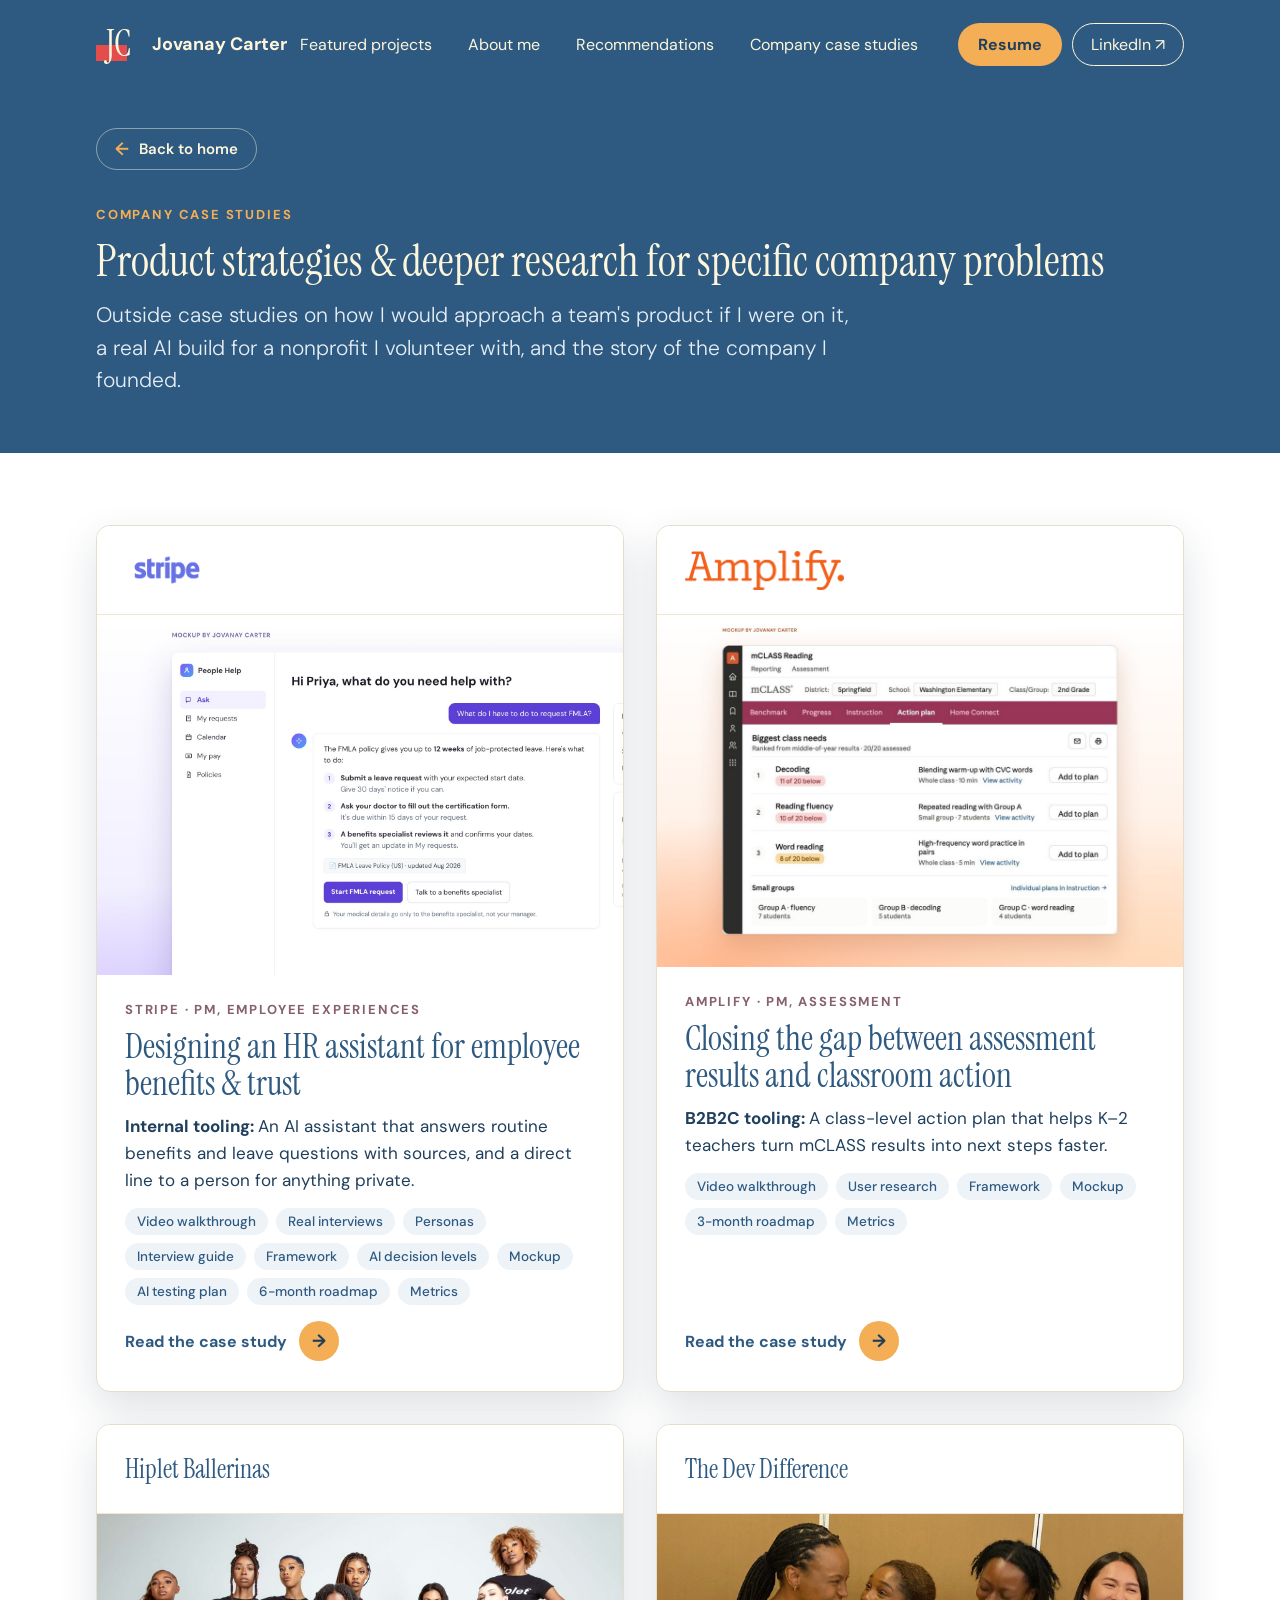
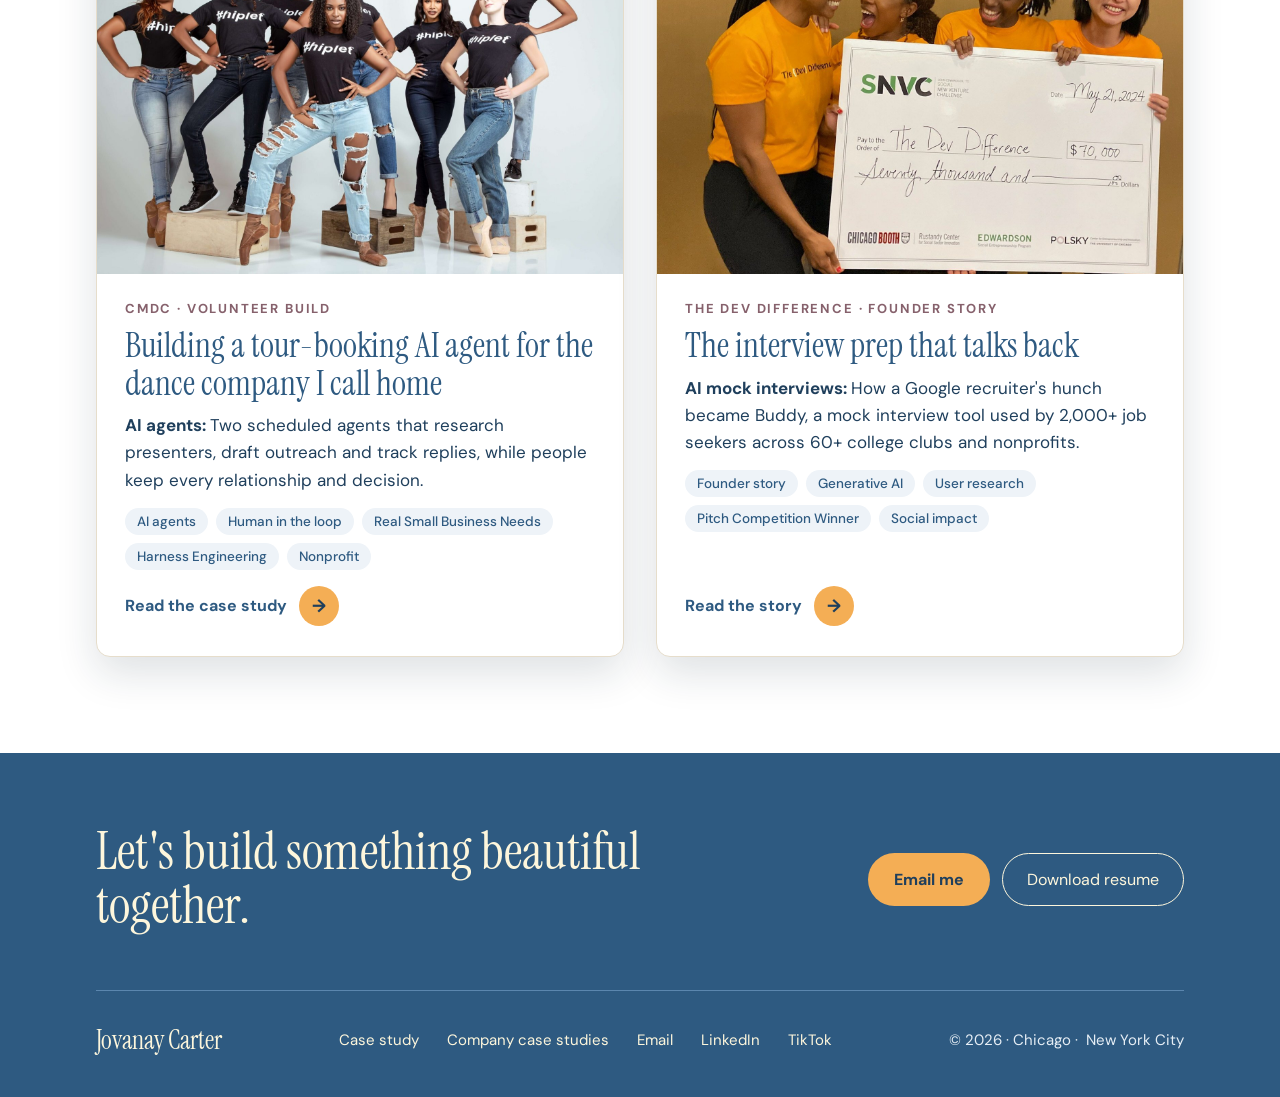
<file: case-studies.html>
<!doctype html>
<html lang="en">
<head>
<meta charset="utf-8">
<meta name="viewport" content="width=device-width, initial-scale=1">
<title>Company case studies · Jovanay Carter</title>
<meta name="description" content="Outside product case studies by Jovanay Carter: how I would approach specific product strategy problems at specific companies.">
<link rel="icon" href="images/jovanay-carter.jpg">
<link rel="preconnect" href="https://fonts.googleapis.com">
<link href="https://fonts.googleapis.com/css2?family=Instrument+Serif:ital@0;1&amp;family=DM+Sans:opsz,wght@9..40,300;9..40,400;9..40,500;9..40,700&amp;display=swap" rel="stylesheet">
<style>
body{margin:0;background:#2E5A81}
a{color:#FDF6DC}a:hover{color:#F4AE55}
</style>
<link rel="stylesheet" href="site.css?v=13">
<!-- Google Analytics -->
<script async src="https://www.googletagmanager.com/gtag/js?id=G-7WJ1HY3163"></script>
<script>window.dataLayer=window.dataLayer||[];function gtag(){dataLayer.push(arguments);}gtag('js',new Date());gtag('config','G-7WJ1HY3163');</script>
<script src="analytics.js" defer></script>
</head>
<body>
<div class="page" style=" display: flex; flex-direction: column; font-family: 'Helvetica Neue', Helvetica, sans-serif; color: #2E5A81; background: #ffffff; overflow-x: hidden">

<!-- MINI HERO -->
<nav id="top" style="height: 88px; box-sizing: border-box; padding: 0 96px; display: flex; align-items: center; justify-content: space-between; background: #2E5A81; color: #FDF6DC">
<a href="index.html" style="display: flex; align-items: center; gap: 12px; text-decoration: none">
<span aria-hidden="true" style="position: relative; display: inline-flex; width: 44px; height: 44px; align-items: center; justify-content: center"><span style="position: absolute; left: 0; bottom: 5px; width: 31px; height: 16px; background: #E34E4D"></span><span style="position: relative; font-family: 'Instrument Serif', serif; font-size: 36px; line-height: 1; color: #FDF6DC">JC</span></span>
<span style="font-family: 'DM Sans', sans-serif; font-weight: 700; font-size: 18px">Jovanay Carter</span>
</a>
<div style="display: flex; align-items: center; gap: 36px; font-family: 'DM Sans', sans-serif; font-size: 16px">
<a href="index.html#featured" style="text-decoration: none">Featured projects</a>
<a href="index.html#me" style="text-decoration: none">About me</a>
<a href="index.html#words" style="text-decoration: none">Recommendations</a>
<a href="case-studies.html" style="text-decoration: none">Company case studies</a>
<span style="display: flex; align-items: center; gap: 10px; margin-left: 4px">
<a href="Jovanay-Carter-Resume.pdf" target="_blank" rel="noopener" style="text-decoration: none; padding: 11px 20px; border-radius: 999px; background: #F4AE55; color: #1F3F5C; font-weight: 700">Resume</a>
<a href="https://www.linkedin.com/in/jovanay-carter/" target="_blank" rel="noopener" style="text-decoration: none; padding: 10px 18px; border: 1.5px solid #FDF6DC; border-radius: 999px">LinkedIn ↗</a>
</span>
</div>
</nav>
<header style="box-sizing: border-box; padding: 40px 96px 56px; background: #2E5A81; color: #FDF6DC; display: flex; flex-direction: column; gap: 36px">
<a href="index.html" style="align-self: flex-start; display: inline-flex; align-items: center; gap: 10px; padding: 10px 18px; border-radius: 999px; border: 1.5px solid rgba(253,246,220,0.45); color: #FDF6DC; text-decoration: none; font-family: 'DM Sans', sans-serif; font-size: 15px; font-weight: 600"><span style="color: #F4AE55; font-size: 18px; line-height: 1">←</span>Back to home</a>
<div style="display: flex; flex-direction: column; gap: 14px">
<span style="font-family: 'DM Sans', sans-serif; font-size: 13px; font-weight: 700; letter-spacing: 0.14em; text-transform: uppercase; color: #F4AE55">COMPANY CASE STUDIES</span>
<h1 style="margin: 0; font-family: 'Instrument Serif', serif; font-weight: 400; font-size: 44px; line-height: 1.1">Product strategies &amp; deeper research for specific company problems</h1>
<p style="margin: 0; font-family: 'DM Sans', sans-serif; font-weight: 300; font-size: 21px; line-height: 1.55; color: #E6EEF5; max-width: 760px">Outside case studies on how I would approach a team's product if I were on it, a real AI build for a nonprofit I volunteer with, and the story of the company I founded.</p>
</div>
</header>

<!-- BODY -->
<main style="flex-grow: 1; box-sizing: border-box; padding: 72px 96px 96px; background: #ffffff; display: flex; justify-content: center">
<div style="width: 100%; max-width: 1180px; display: grid; grid-template-columns: repeat(2, minmax(0, 1fr)); gap: 32px; align-items: stretch">
<a class="jc-lift-card" href="stripe.html" style="display: flex; flex-direction: column; border-radius: 14px; overflow: hidden; background: #ffffff; border: 1.5px solid #E6DDCB; box-shadow: 0 10px 28px rgba(20,40,60,0.08); text-decoration: none; color: #2E5A81">
<span style="display: flex; align-items: center; height: 88px; padding: 0 28px; border-bottom: 1px solid #EFE7D6; background: #ffffff"><img src="images/logos/stripe-logo.png" alt="Stripe" width="800" height="380" style="display: block; height: 40px; width: auto; max-width: 180px; object-fit: contain; object-position: left center"></span>
<img src="images/stripe/mockup.jpg" alt="" width="2400" height="1500" style="display: block; width: 100%; height: 360px; aspect-ratio: 16 / 10; object-fit: cover; object-position: 0% 0%; background: #F3EEE3; object-view-box: inset(0% 21.0978% 23.0223% 0%)">
<span style="display: flex; flex-direction: column; gap: 10px; padding: 26px 28px 30px; flex-grow: 1"><span style="font-family: &quot;DM Sans&quot;, sans-serif; font-size: 13px; font-weight: 700; letter-spacing: 0.14em; text-transform: uppercase; color: rgb(134, 97, 108)">Stripe · PM, Employee Experiences</span><span style="font-family: &quot;Instrument Serif&quot;, serif; font-size: 34px; line-height: 1.1; color: rgb(46, 90, 129)">Designing an HR assistant for employee benefits &amp; trust</span><span style="font-family: &quot;DM Sans&quot;, sans-serif; font-size: 17px; line-height: 1.6; color: rgb(31, 63, 92)"><b>Internal tooling:&nbsp;</b>An AI assistant that answers routine benefits and leave questions with sources, and a direct line to a person for anything private.</span><span style="display: flex; flex-wrap: wrap; gap: 8px; margin-top: 4px"><span style="font-family: &quot;DM Sans&quot;, sans-serif; font-size: 13.5px; font-weight: 500; padding: 5px 12px; border-radius: 999px; background: rgb(238, 243, 248); color: rgb(46, 90, 129)">Video walkthrough</span><span style="font-family: &quot;DM Sans&quot;, sans-serif; font-size: 13.5px; font-weight: 500; padding: 5px 12px; border-radius: 999px; background: rgb(238, 243, 248); color: rgb(46, 90, 129)">Real interviews</span><span style="font-family: &quot;DM Sans&quot;, sans-serif; font-size: 13.5px; font-weight: 500; padding: 5px 12px; border-radius: 999px; background: rgb(238, 243, 248); color: rgb(46, 90, 129)">Personas</span><span style="font-family: &quot;DM Sans&quot;, sans-serif; font-size: 13.5px; font-weight: 500; padding: 5px 12px; border-radius: 999px; background: rgb(238, 243, 248); color: rgb(46, 90, 129)">Interview guide</span><span style="font-family: &quot;DM Sans&quot;, sans-serif; font-size: 13.5px; font-weight: 500; padding: 5px 12px; border-radius: 999px; background: rgb(238, 243, 248); color: rgb(46, 90, 129)">Framework</span><span style="font-family: &quot;DM Sans&quot;, sans-serif; font-size: 13.5px; font-weight: 500; padding: 5px 12px; border-radius: 999px; background: rgb(238, 243, 248); color: rgb(46, 90, 129)">AI decision levels</span><span style="font-family: &quot;DM Sans&quot;, sans-serif; font-size: 13.5px; font-weight: 500; padding: 5px 12px; border-radius: 999px; background: rgb(238, 243, 248); color: rgb(46, 90, 129)">Mockup</span><span style="font-family: &quot;DM Sans&quot;, sans-serif; font-size: 13.5px; font-weight: 500; padding: 5px 12px; border-radius: 999px; background: rgb(238, 243, 248); color: rgb(46, 90, 129)">AI testing plan</span><span style="font-family: &quot;DM Sans&quot;, sans-serif; font-size: 13.5px; font-weight: 500; padding: 5px 12px; border-radius: 999px; background: rgb(238, 243, 248); color: rgb(46, 90, 129)">6-month roadmap</span><span style="font-family: &quot;DM Sans&quot;, sans-serif; font-size: 13.5px; font-weight: 500; padding: 5px 12px; border-radius: 999px; background: rgb(238, 243, 248); color: rgb(46, 90, 129)">Metrics</span></span><span style="margin-top: auto; padding-top: 6px; display: inline-flex; align-items: center; gap: 12px; font-family: &quot;DM Sans&quot;, sans-serif; font-weight: 700; font-size: 16px; color: rgb(46, 90, 129)">Read the case study<span aria-hidden="true" style="display: inline-flex; width: 40px; height: 40px; border-radius: 50%; background: rgb(244, 174, 85); color: rgb(31, 63, 92); align-items: center; justify-content: center; font-size: 18px">→</span></span></span>
</a>
<a class="jc-lift-card" href="amplify.html" style="display: flex; flex-direction: column; border-radius: 14px; overflow: hidden; background: #ffffff; border: 1.5px solid #E6DDCB; box-shadow: 0 10px 28px rgba(20,40,60,0.08); text-decoration: none; color: #2E5A81">
<span style="display: flex; align-items: center; height: 88px; padding: 0 28px; border-bottom: 1px solid #EFE7D6; background: #ffffff"><img src="images/logos/amplify-logo.webp" alt="Amplify" width="3840" height="965" style="display: block; height: 40px; width: auto; max-width: 180px; object-fit: contain; object-position: left center"></span>
<img src="images/amplify/action-plan-gradient.jpg" alt="" width="2400" height="1500" style="display: block; width: 739px; height: 352px; aspect-ratio: 16 / 10; object-fit: cover; object-position: top; background: #FFF5EE">
<span style="display: flex; flex-direction: column; gap: 10px; padding: 26px 28px 30px; flex-grow: 1"><span style="font-family: &quot;DM Sans&quot;, sans-serif; font-size: 13px; font-weight: 700; letter-spacing: 0.14em; text-transform: uppercase; color: rgb(134, 97, 108)">Amplify · PM, Assessment</span><span style="font-family: &quot;Instrument Serif&quot;, serif; font-size: 34px; line-height: 1.1; color: rgb(46, 90, 129)">Closing the gap between assessment results and classroom action</span><span style="font-family: &quot;DM Sans&quot;, sans-serif; font-size: 17px; line-height: 1.6; color: rgb(31, 63, 92)"><b>B2B2C tooling:&nbsp;</b>A class-level action plan that helps K–2 teachers turn mCLASS results into next steps faster.</span><span style="display: flex; flex-wrap: wrap; gap: 8px; margin-top: 4px"><span style="font-family: &quot;DM Sans&quot;, sans-serif; font-size: 13.5px; font-weight: 500; padding: 5px 12px; border-radius: 999px; background: rgb(238, 243, 248); color: rgb(46, 90, 129)">Video walkthrough</span><span style="font-family: &quot;DM Sans&quot;, sans-serif; font-size: 13.5px; font-weight: 500; padding: 5px 12px; border-radius: 999px; background: rgb(238, 243, 248); color: rgb(46, 90, 129)">User research</span><span style="font-family: &quot;DM Sans&quot;, sans-serif; font-size: 13.5px; font-weight: 500; padding: 5px 12px; border-radius: 999px; background: rgb(238, 243, 248); color: rgb(46, 90, 129)">Framework</span><span style="font-family: &quot;DM Sans&quot;, sans-serif; font-size: 13.5px; font-weight: 500; padding: 5px 12px; border-radius: 999px; background: rgb(238, 243, 248); color: rgb(46, 90, 129)">Mockup</span><span style="font-family: &quot;DM Sans&quot;, sans-serif; font-size: 13.5px; font-weight: 500; padding: 5px 12px; border-radius: 999px; background: rgb(238, 243, 248); color: rgb(46, 90, 129)">3-month roadmap</span><span style="font-family: &quot;DM Sans&quot;, sans-serif; font-size: 13.5px; font-weight: 500; padding: 5px 12px; border-radius: 999px; background: rgb(238, 243, 248); color: rgb(46, 90, 129)">Metrics</span></span><span style="margin-top: auto; padding-top: 6px; display: inline-flex; align-items: center; gap: 12px; font-family: &quot;DM Sans&quot;, sans-serif; font-weight: 700; font-size: 16px; color: rgb(46, 90, 129)">Read the case study<span aria-hidden="true" style="display: inline-flex; width: 40px; height: 40px; border-radius: 50%; background: rgb(244, 174, 85); color: rgb(31, 63, 92); align-items: center; justify-content: center; font-size: 18px">→</span></span></span>
</a>
<a class="jc-lift-card" href="hiplet.html" style="display: flex; flex-direction: column; border-radius: 14px; overflow: hidden; background: #ffffff; border: 1.5px solid #E6DDCB; box-shadow: 0 10px 28px rgba(20,40,60,0.08); text-decoration: none; color: #2E5A81">
<span style="display: flex; align-items: center; height: 88px; padding: 0 28px; border-bottom: 1px solid #EFE7D6; background: #ffffff; font-family: 'Instrument Serif', serif; font-size: 26px; color: #2E5A81">Hiplet Ballerinas <span style="margin-left: 10px; font-family: &quot;DM Sans&quot;, sans-serif; font-size: 13px; font-weight: 700; letter-spacing: 0.12em; color: rgb(134, 97, 108)"><br></span></span>
<img src="images/hiplet/company.jpg" alt="" width="2048" height="1365" style="display: block; width: 100%; height: 360px; object-fit: cover; object-position: 50% 30%; background: #F3EEE3">
<span style="display: flex; flex-direction: column; gap: 10px; padding: 26px 28px 30px; flex-grow: 1"><span style="font-family: &quot;DM Sans&quot;, sans-serif; font-size: 13px; font-weight: 700; letter-spacing: 0.14em; text-transform: uppercase; color: rgb(134, 97, 108)">CMDC · Volunteer build</span><span style="font-family: &quot;Instrument Serif&quot;, serif; font-size: 34px; line-height: 1.1; color: rgb(46, 90, 129)">Building a tour-booking AI agent for the dance company I call home</span><span style="font-family: &quot;DM Sans&quot;, sans-serif; font-size: 17px; line-height: 1.6; color: rgb(31, 63, 92)"><b>AI agents:&nbsp;</b>Two scheduled agents that research presenters, draft outreach and track replies, while people keep every relationship and decision.</span><span style="display: flex; flex-wrap: wrap; gap: 8px; margin-top: 4px"><span style="font-family: &quot;DM Sans&quot;, sans-serif; font-size: 13.5px; font-weight: 500; padding: 5px 12px; border-radius: 999px; background: rgb(238, 243, 248); color: rgb(46, 90, 129)">AI agents</span><span style="font-family: &quot;DM Sans&quot;, sans-serif; font-size: 13.5px; font-weight: 500; padding: 5px 12px; border-radius: 999px; background: rgb(238, 243, 248); color: rgb(46, 90, 129)">Human in the loop</span><span style="font-family: &quot;DM Sans&quot;, sans-serif; font-size: 13.5px; font-weight: 500; padding: 5px 12px; border-radius: 999px; background: rgb(238, 243, 248); color: rgb(46, 90, 129)">Real Small Business Needs</span><span style="font-family: &quot;DM Sans&quot;, sans-serif; font-size: 13.5px; font-weight: 500; padding: 5px 12px; border-radius: 999px; background: rgb(238, 243, 248); color: rgb(46, 90, 129)">Harness Engineering</span><span style="font-family: &quot;DM Sans&quot;, sans-serif; font-size: 13.5px; font-weight: 500; padding: 5px 12px; border-radius: 999px; background: rgb(238, 243, 248); color: rgb(46, 90, 129)">Nonprofit</span></span><span style="margin-top: auto; padding-top: 6px; display: inline-flex; align-items: center; gap: 12px; font-family: &quot;DM Sans&quot;, sans-serif; font-weight: 700; font-size: 16px; color: rgb(46, 90, 129)">Read the case study<span aria-hidden="true" style="display: inline-flex; width: 40px; height: 40px; border-radius: 50%; background: rgb(244, 174, 85); color: rgb(31, 63, 92); align-items: center; justify-content: center; font-size: 18px">→</span></span></span>
</a>
<a class="jc-lift-card" href="dev-difference.html" style="display: flex; flex-direction: column; border-radius: 14px; overflow: hidden; background: #ffffff; border: 1.5px solid #E6DDCB; box-shadow: 0 10px 28px rgba(20,40,60,0.08); text-decoration: none; color: #2E5A81">
<span style="display: flex; align-items: center; height: 88px; padding: 0 28px; border-bottom: 1px solid #EFE7D6; background: #ffffff; font-family: 'Instrument Serif', serif; font-size: 26px; color: #2E5A81">The Dev Difference</span>
<img src="images/devdifference/team.jpg" alt="" width="1536" height="1106" style="display: block; width: 100%; height: 360px; object-fit: cover; object-position: 50% 30%; background: #F3EEE3">
<span style="display: flex; flex-direction: column; gap: 10px; padding: 26px 28px 30px; flex-grow: 1"><span style="font-family: &quot;DM Sans&quot;, sans-serif; font-size: 13px; font-weight: 700; letter-spacing: 0.14em; text-transform: uppercase; color: rgb(134, 97, 108)">The Dev Difference · Founder story</span><span style="font-family: &quot;Instrument Serif&quot;, serif; font-size: 34px; line-height: 1.1; color: rgb(46, 90, 129)">The interview prep that talks back</span><span style="font-family: &quot;DM Sans&quot;, sans-serif; font-size: 17px; line-height: 1.6; color: rgb(31, 63, 92)"><b>AI mock interviews:&nbsp;</b>How a Google recruiter's hunch became Buddy, a mock interview tool used by 2,000+ job seekers across 60+ college clubs and nonprofits.</span><span style="display: flex; flex-wrap: wrap; gap: 8px; margin-top: 4px"><span style="font-family: &quot;DM Sans&quot;, sans-serif; font-size: 13.5px; font-weight: 500; padding: 5px 12px; border-radius: 999px; background: rgb(238, 243, 248); color: rgb(46, 90, 129)">Founder story</span><span style="font-family: &quot;DM Sans&quot;, sans-serif; font-size: 13.5px; font-weight: 500; padding: 5px 12px; border-radius: 999px; background: rgb(238, 243, 248); color: rgb(46, 90, 129)">Generative AI</span><span style="font-family: &quot;DM Sans&quot;, sans-serif; font-size: 13.5px; font-weight: 500; padding: 5px 12px; border-radius: 999px; background: rgb(238, 243, 248); color: rgb(46, 90, 129)">User research</span><span style="font-family: &quot;DM Sans&quot;, sans-serif; font-size: 13.5px; font-weight: 500; padding: 5px 12px; border-radius: 999px; background: rgb(238, 243, 248); color: rgb(46, 90, 129)">Pitch Competition Winner</span><span style="font-family: &quot;DM Sans&quot;, sans-serif; font-size: 13.5px; font-weight: 500; padding: 5px 12px; border-radius: 999px; background: rgb(238, 243, 248); color: rgb(46, 90, 129)">Social impact</span></span><span style="margin-top: auto; padding-top: 6px; display: inline-flex; align-items: center; gap: 12px; font-family: &quot;DM Sans&quot;, sans-serif; font-weight: 700; font-size: 16px; color: rgb(46, 90, 129)">Read the story<span aria-hidden="true" style="display: inline-flex; width: 40px; height: 40px; border-radius: 50%; background: rgb(244, 174, 85); color: rgb(31, 63, 92); align-items: center; justify-content: center; font-size: 18px">→</span></span></span>
</a>
</div>
</main>

<!-- FOOTER -->
<footer style="box-sizing: border-box; padding: 72px 96px 0; background: #2E5A81; color: #FDF6DC; display: grid; grid-template-columns: repeat(12, minmax(0, 1fr)); column-gap: 24px; align-content: start">
<div style="grid-column: 1 / span 7; display: flex; align-items: center; gap: 32px"><h2 style="margin: 0; font-family: 'Instrument Serif', serif; font-weight: 400; font-size: 52px; line-height: 1.05">Let's build something beautiful together.<br></h2></div>
<div style="grid-column: 8 / span 5; display: flex; gap: 12px; justify-content: flex-end; align-items: center; flex-wrap: wrap; font-family: 'DM Sans', sans-serif; font-size: 16px">
<a href="mailto:jovanay.d.carter@gmail.com" style="text-decoration: none; background: #F4AE55; color: #1F3F5C; font-weight: 700; padding: 16px 26px; border-radius: 999px">Email me</a>
<a href="Jovanay-Carter-Resume.pdf" target="_blank" rel="noopener" style="text-decoration: none; padding: 15px 24px; border: 1.5px solid #FDF6DC; border-radius: 999px">Download resume</a>
</div>
<div style="grid-column: 1 / span 12; margin-top: 56px; padding: 32px 0 40px; border-top: 1px solid #5B86AE; display: flex; justify-content: space-between; align-items: center; font-family: 'DM Sans', sans-serif; font-size: 15px"><span style="font-family: &quot;Instrument Serif&quot;, serif; font-size: 26px">Jovanay Carter</span><span style="display: flex; gap: 28px"><a href="index.html#featured" style="text-decoration: none; color: rgb(253, 246, 220)">Case study</a><a href="case-studies.html" style="text-decoration: none; color: rgb(253, 246, 220)">Company case studies</a><a href="mailto:jovanay.d.carter@gmail.com" style="text-decoration: none; color: rgb(253, 246, 220)">Email</a><a href="https://www.linkedin.com/in/jovanay-carter/" style="text-decoration: none; color: rgb(253, 246, 220)" target="_blank" rel="noopener">LinkedIn</a><a href="https://www.tiktok.com/@thedevdifference" target="_blank" rel="noopener" style="text-decoration: none; color: rgb(253, 246, 220)">TikTok</a></span><span style="color: rgb(230, 238, 245)">© 2026 · Chicago ·&nbsp; New York City</span></div>
</footer>

</div>
</body>
</html>
</file>
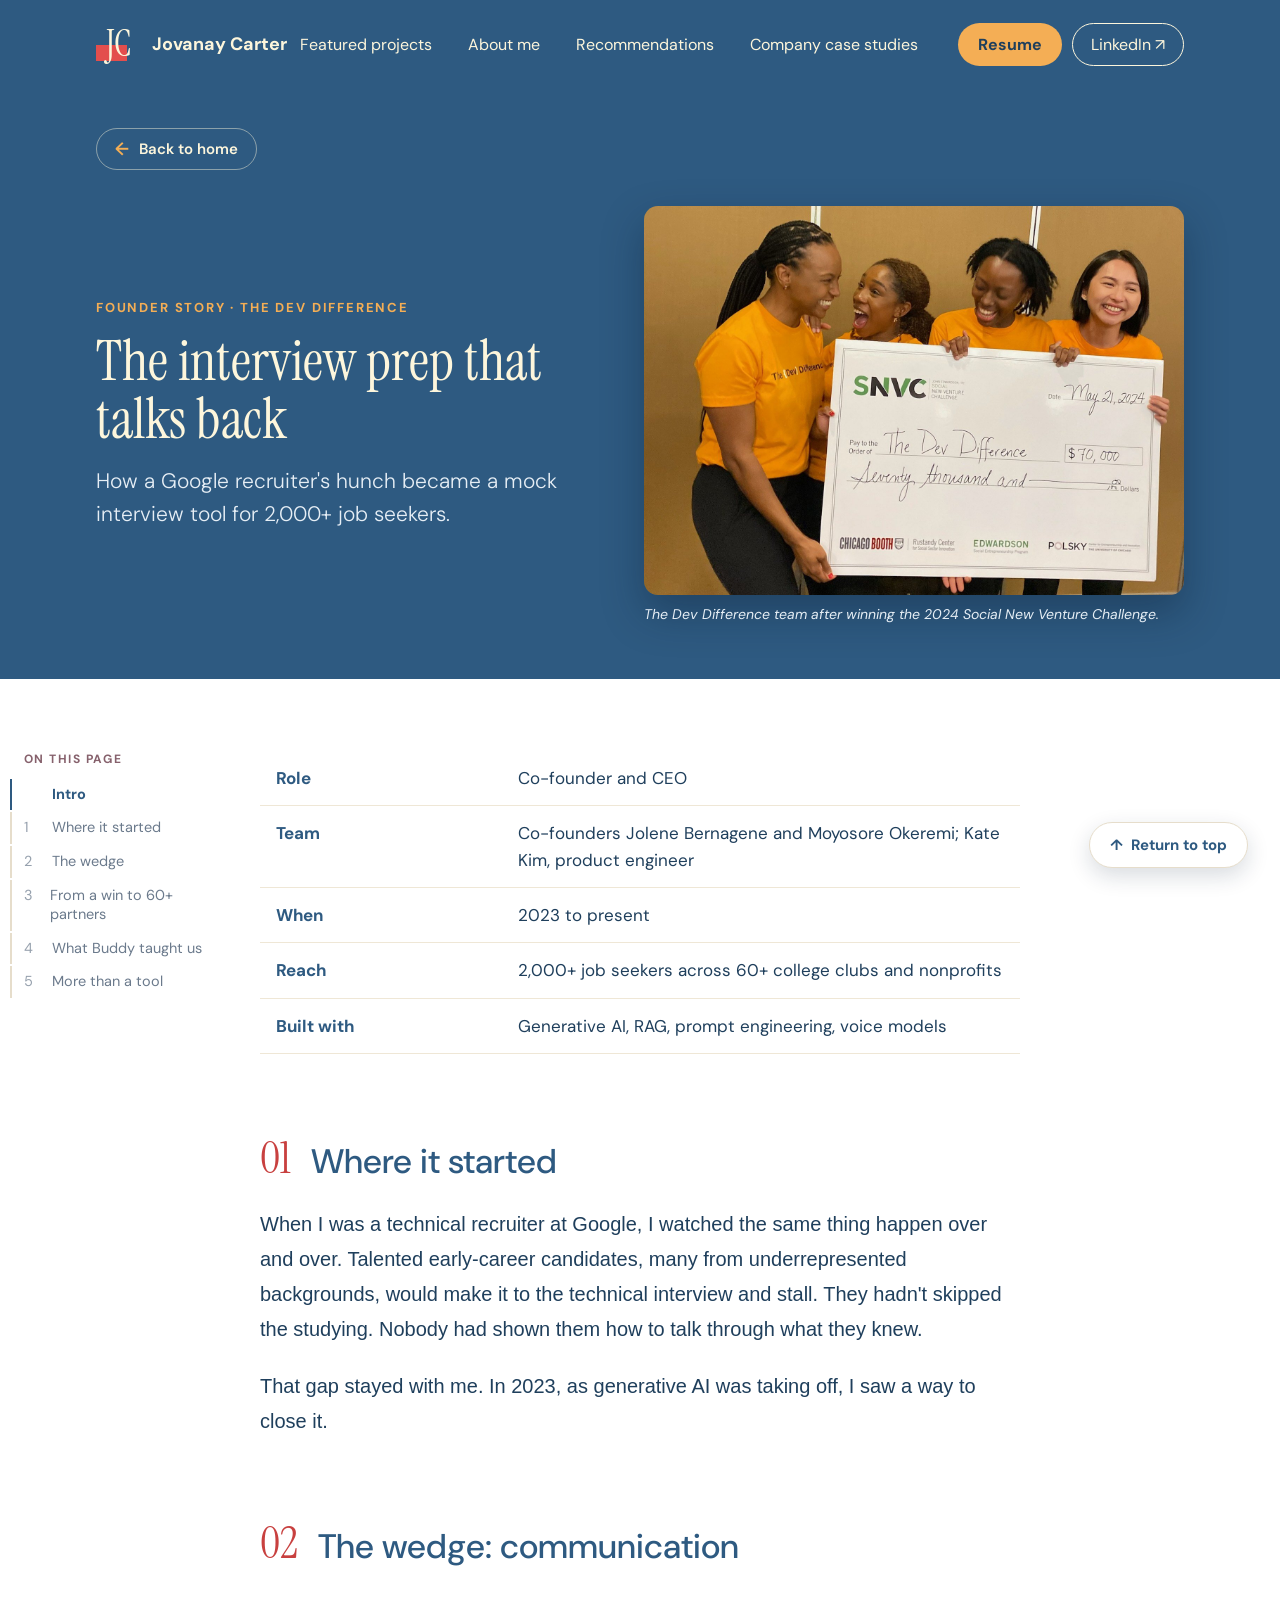
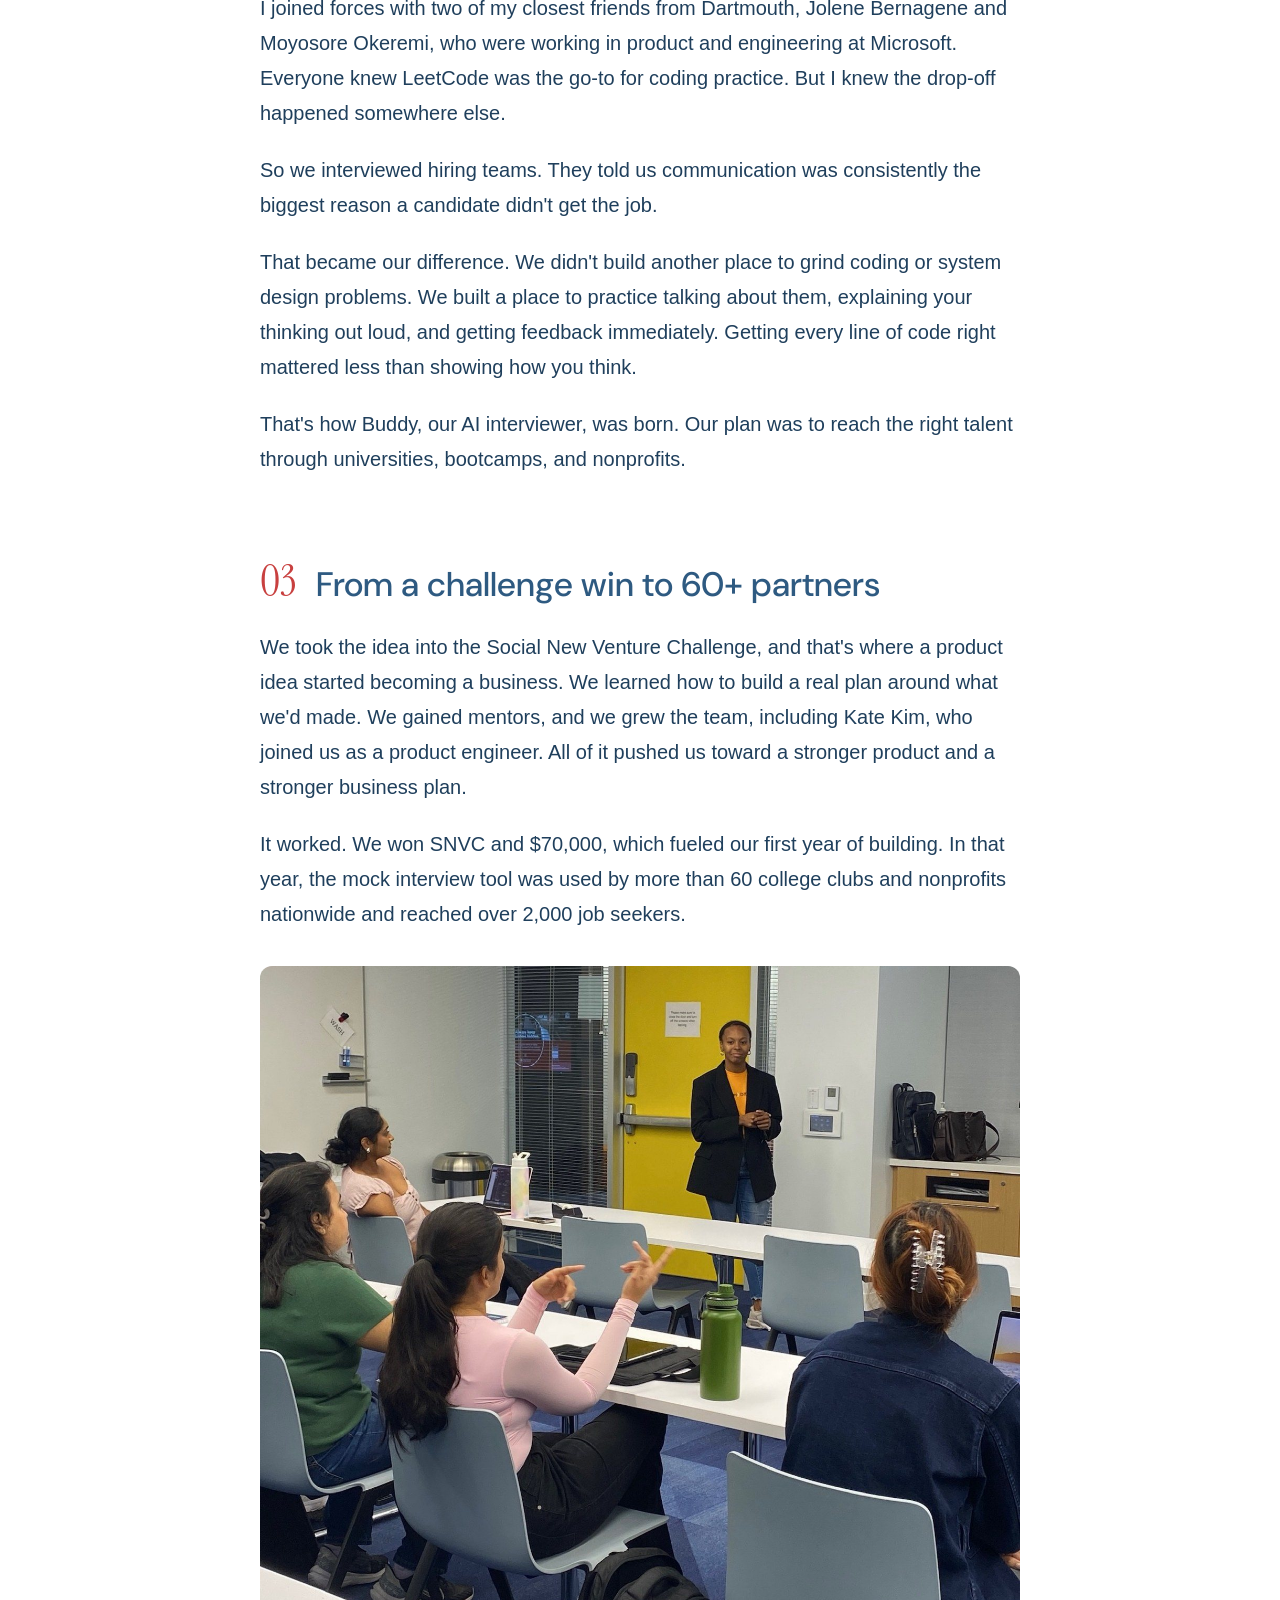
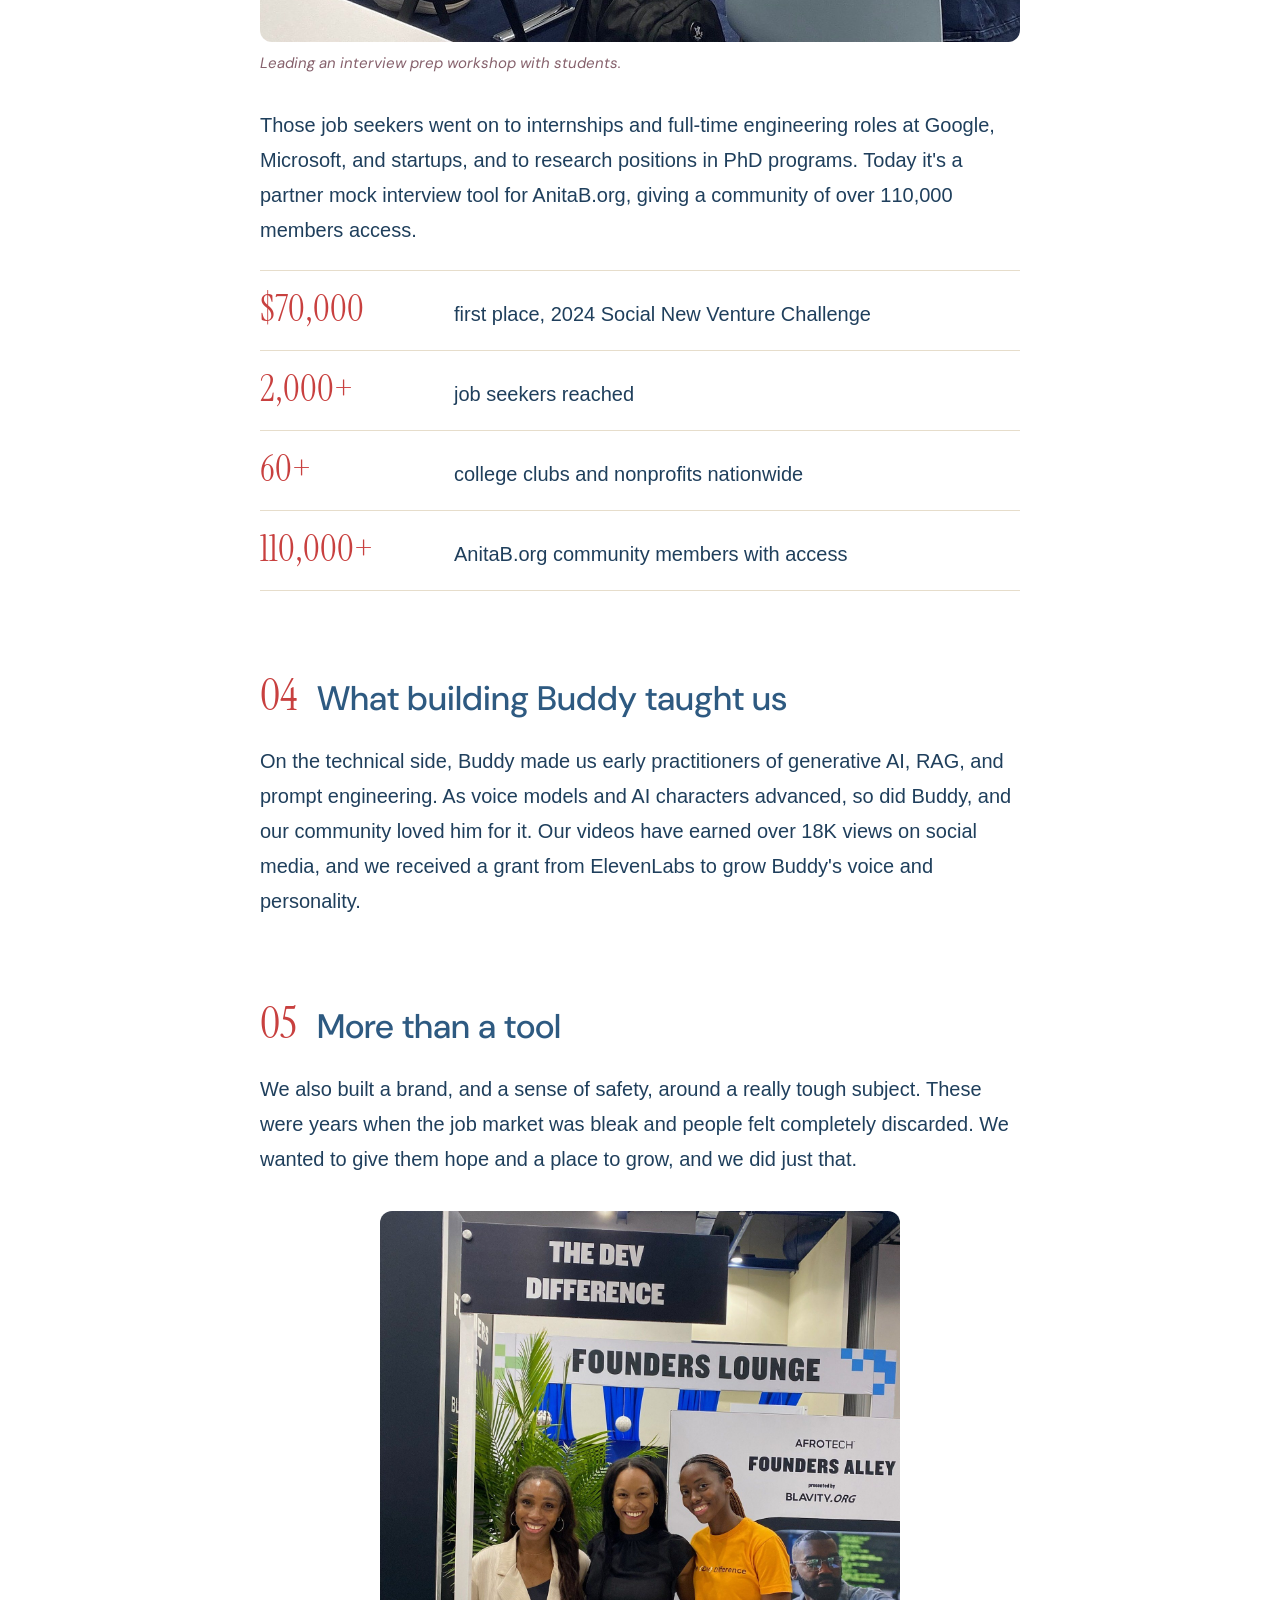
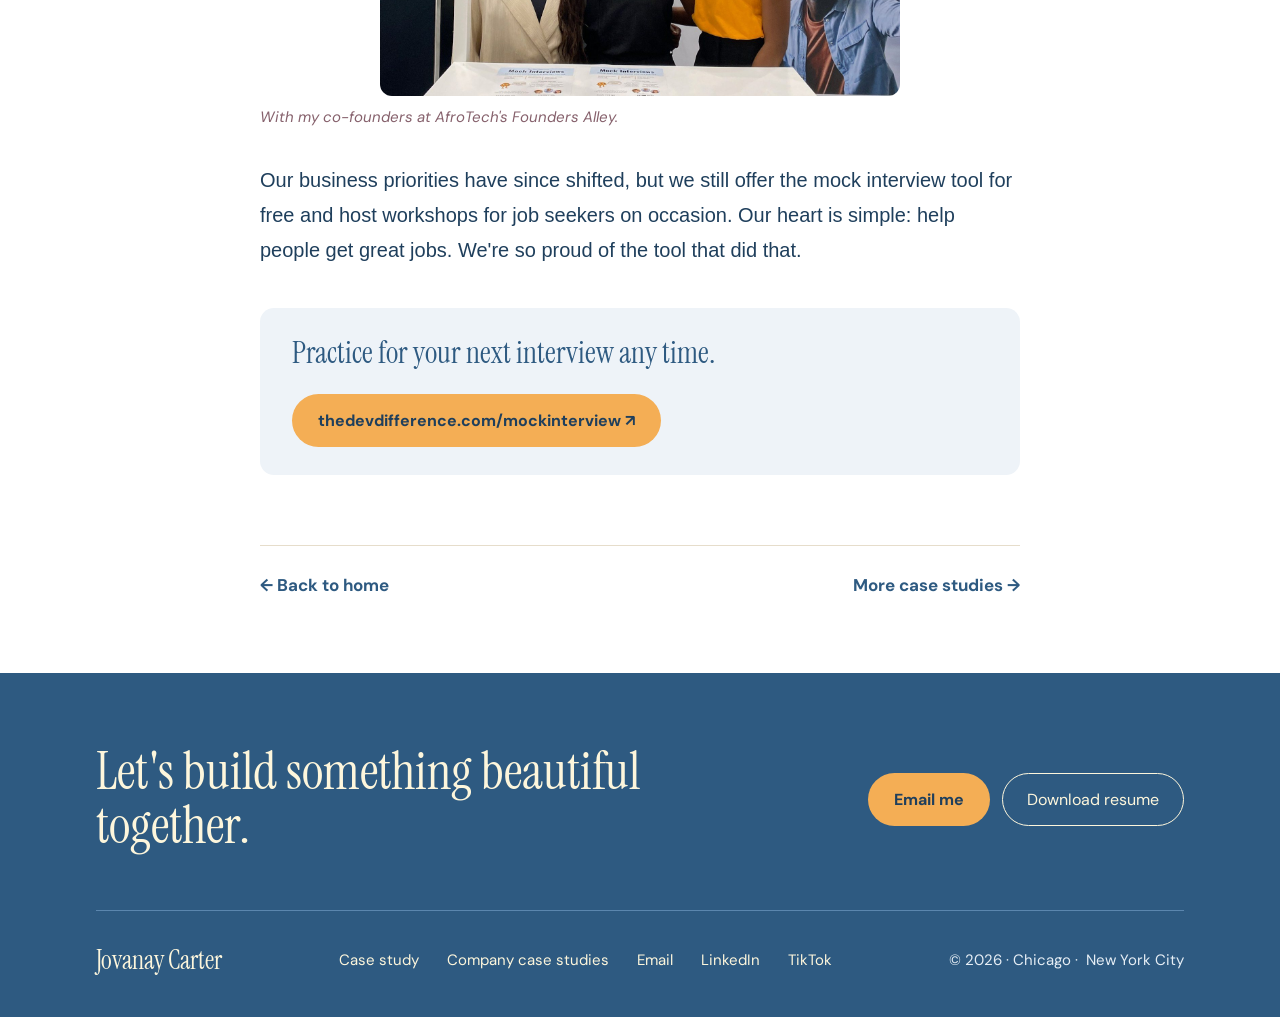
<file: dev-difference.html>
<!doctype html>
<html lang="en">
<head>
<meta charset="utf-8">
<meta name="viewport" content="width=device-width, initial-scale=1">
<title>The Dev Difference founder story · Jovanay Carter</title>
<meta name="description" content="How a Google recruiter&#x27;s hunch became Buddy, an AI mock interview tool for 2,000+ job seekers.">
<link rel="icon" href="images/jovanay-carter.jpg">
<link rel="preconnect" href="https://fonts.googleapis.com">
<link href="https://fonts.googleapis.com/css2?family=Instrument+Serif:ital@0;1&amp;family=DM+Sans:opsz,wght@9..40,300;9..40,400;9..40,500;9..40,700&amp;display=swap" rel="stylesheet">
<style>
#intro{scroll-margin-top:32px}
body{margin:0;background:#2E5A81}
a{color:#FDF6DC}a:hover{color:#F4AE55}
</style>
<link rel="stylesheet" href="site.css?v=13">
<!-- Google Analytics -->
<script async src="https://www.googletagmanager.com/gtag/js?id=G-7WJ1HY3163"></script>
<script>window.dataLayer=window.dataLayer||[];function gtag(){dataLayer.push(arguments);}gtag('js',new Date());gtag('config','G-7WJ1HY3163');</script>
<script src="analytics.js" defer></script>
<script src="toc.js?v=4" defer></script>
</head>
<body>
<div class="page" style=" display: flex; flex-direction: column; font-family: 'Helvetica Neue', Helvetica, sans-serif; color: #2E5A81; background: #ffffff; overflow-x: hidden">

<!-- NAV -->
<nav id="top" style="height: 88px; box-sizing: border-box; padding: 0 96px; display: flex; align-items: center; justify-content: space-between; background: #2E5A81; color: #FDF6DC">
<a href="index.html" style="display: flex; align-items: center; gap: 12px; text-decoration: none">
<span aria-hidden="true" style="position: relative; display: inline-flex; width: 44px; height: 44px; align-items: center; justify-content: center"><span style="position: absolute; left: 0; bottom: 5px; width: 31px; height: 16px; background: #E34E4D"></span><span style="position: relative; font-family: 'Instrument Serif', serif; font-size: 36px; line-height: 1; color: #FDF6DC">JC</span></span>
<span style="font-family: 'DM Sans', sans-serif; font-weight: 700; font-size: 18px">Jovanay Carter</span>
</a>
<div style="display: flex; align-items: center; gap: 36px; font-family: 'DM Sans', sans-serif; font-size: 16px">
<a href="index.html#featured" style="text-decoration: none">Featured projects</a>
<a href="index.html#me" style="text-decoration: none">About me</a>
<a href="index.html#words" style="text-decoration: none">Recommendations</a>
<a href="case-studies.html" style="text-decoration: none">Company case studies</a>
<span style="display: flex; align-items: center; gap: 10px; margin-left: 4px">
<a href="Jovanay-Carter-Resume.pdf" target="_blank" rel="noopener" style="text-decoration: none; padding: 11px 20px; border-radius: 999px; background: #F4AE55; color: #1F3F5C; font-weight: 700">Resume</a>
<a href="https://www.linkedin.com/in/jovanay-carter/" target="_blank" rel="noopener" style="text-decoration: none; padding: 10px 18px; border: 1.5px solid #FDF6DC; border-radius: 999px">LinkedIn ↗</a>
</span>
</div>
</nav>

<a href="#top" class="to-top" style="position: fixed; right: 32px; bottom: 32px; z-index: 50; display: inline-flex; align-items: center; gap: 8px; padding: 12px 20px; border-radius: 999px; background: #ffffff; border: 1.5px solid #E6DDCB; color: #2E5A81; font-family: 'DM Sans', sans-serif; font-size: 15px; font-weight: 700; text-decoration: none; box-shadow: 0 8px 22px rgba(20,40,60,0.16)"><span aria-hidden="true">↑</span>Return to top</a>

<!-- HERO -->
<header style="box-sizing: border-box; padding: 40px 96px 56px; background: #2E5A81; color: #FDF6DC; display: flex; flex-direction: column; gap: 36px">
<a href="index.html" style="align-self: flex-start; display: inline-flex; align-items: center; gap: 10px; padding: 10px 18px; border-radius: 999px; border: 1.5px solid rgba(253,246,220,0.45); color: #FDF6DC; text-decoration: none; font-family: 'DM Sans', sans-serif; font-size: 15px; font-weight: 600"><span style="color: #F4AE55; font-size: 18px; line-height: 1">←</span>Back to home</a>
<div style="display: flex; align-items: center; justify-content: space-between; gap: 56px; flex-wrap: wrap"><div style="display: flex; flex-direction: column; gap: 16px; max-width: 700px; flex: 1 1 480px"><span style="font-family: 'DM Sans', sans-serif; font-size: 13px; font-weight: 700; letter-spacing: 0.14em; text-transform: uppercase; color: #F4AE55">FOUNDER STORY · THE DEV DIFFERENCE</span><h1 style="margin: 0; font-family: 'Instrument Serif', serif; font-weight: 400; font-size: 56px; line-height: 1.05">The interview prep that talks back</h1><p style="margin: 0; font-family: 'DM Sans', sans-serif; font-weight: 300; font-size: 21px; line-height: 1.55; color: #E6EEF5">How a Google recruiter's hunch became a mock interview tool for 2,000+ job seekers.</p></div><figure style="margin: 0; flex: 0 1 540px; min-width: 0; display: flex; flex-direction: column; gap: 10px"><img src="images/devdifference/team.jpg" alt="Four teammates in orange Dev Difference T-shirts laughing behind an oversized Social New Venture Challenge check for $70,000" width="1536" height="1106" style="display: block; width: 100%; height: auto; aspect-ratio: 1536 / 1106; border-radius: 14px; object-fit: cover; box-shadow: 0 18px 40px rgba(10,25,45,0.35)"><figcaption style="font-family: 'DM Sans', sans-serif; font-size: 14px; color: #E6EEF5; font-style: italic">The Dev Difference team after winning the 2024 Social New Venture Challenge.</figcaption></figure></div>
</header>

<!-- BODY -->
<article style="flex-grow: 1; box-sizing: border-box; padding: 72px 0 96px; display: flex; flex-direction: column; align-items: center; background: #ffffff; position: relative; height: 4794px">
<nav aria-label="Story sections" style="position: absolute; top: 72px; left: calc(50% - 630px); width: 200px; display: flex; flex-direction: column; gap: 2px; font-family: 'DM Sans', sans-serif"><span style="font-size: 12px; font-weight: 700; letter-spacing: 0.12em; text-transform: uppercase; color: #86616C; margin: 0 0 10px 14px">On this page</span><a href="#top" style="display: flex; gap: 10px; padding: 6px 0 6px 12px; border-left: 2px solid #2E5A81; font-size: 14.5px; line-height: 1.35; color: #2E5A81; font-weight: 700; text-decoration: none"><span style="width: 18px; opacity: .7"></span><span>Intro</span></a><a href="#s1" style="display: flex; gap: 10px; padding: 6px 0 6px 12px; border-left: 2px solid #E6DDCB; font-size: 14.5px; line-height: 1.35; color: #6B7A8C; font-weight: 400; text-decoration: none"><span style="width: 18px; opacity: .7">1</span><span>Where it started</span></a><a href="#s2" style="display: flex; gap: 10px; padding: 6px 0 6px 12px; border-left: 2px solid #E6DDCB; font-size: 14.5px; line-height: 1.35; color: #6B7A8C; font-weight: 400; text-decoration: none"><span style="width: 18px; opacity: .7">2</span><span>The wedge</span></a><a href="#s3" style="display: flex; gap: 10px; padding: 6px 0 6px 12px; border-left: 2px solid #E6DDCB; font-size: 14.5px; line-height: 1.35; color: #6B7A8C; font-weight: 400; text-decoration: none"><span style="width: 18px; opacity: .7">3</span><span>From a win to 60+ partners</span></a><a href="#s4" style="display: flex; gap: 10px; padding: 6px 0 6px 12px; border-left: 2px solid #E6DDCB; font-size: 14.5px; line-height: 1.35; color: #6B7A8C; font-weight: 400; text-decoration: none"><span style="width: 18px; opacity: .7">4</span><span>What Buddy taught us</span></a><a href="#s5" style="display: flex; gap: 10px; padding: 6px 0 6px 12px; border-left: 2px solid #E6DDCB; font-size: 14.5px; line-height: 1.35; color: #6B7A8C; font-weight: 400; text-decoration: none"><span style="width: 18px; opacity: .7">5</span><span>More than a tool</span></a></nav>
<div style="width: 760px; display: flex; flex-direction: column; gap: 22px">
<table id="intro" data-toc-plain="Intro" style="width: 100%; border-collapse: collapse; font-family: 'DM Sans', sans-serif; font-size: 17px; line-height: 1.55"><tbody><tr><td style="padding: 14px 16px; vertical-align: top; border-bottom: 1px solid #EFE7D6; font-weight: 700; color: #2E5A81; width: 210px">Role</td><td style="padding: 14px 16px; vertical-align: top; border-bottom: 1px solid #EFE7D6; color: #1F3F5C">Co-founder and CEO</td></tr><tr><td style="padding: 14px 16px; vertical-align: top; border-bottom: 1px solid #EFE7D6; font-weight: 700; color: #2E5A81; width: 210px">Team</td><td style="padding: 14px 16px; vertical-align: top; border-bottom: 1px solid #EFE7D6; color: #1F3F5C">Co-founders Jolene Bernagene and Moyosore Okeremi; Kate Kim, product engineer</td></tr><tr><td style="padding: 14px 16px; vertical-align: top; border-bottom: 1px solid #EFE7D6; font-weight: 700; color: #2E5A81; width: 210px">When</td><td style="padding: 14px 16px; vertical-align: top; border-bottom: 1px solid #EFE7D6; color: #1F3F5C">2023 to present</td></tr><tr><td style="padding: 14px 16px; vertical-align: top; border-bottom: 1px solid #EFE7D6; font-weight: 700; color: #2E5A81; width: 210px">Reach</td><td style="padding: 14px 16px; vertical-align: top; border-bottom: 1px solid #EFE7D6; color: #1F3F5C">2,000+ job seekers across 60+ college clubs and nonprofits</td></tr><tr><td style="padding: 14px 16px; vertical-align: top; border-bottom: 1px solid #EFE7D6; font-weight: 700; color: #2E5A81; width: 210px">Built with</td><td style="padding: 14px 16px; vertical-align: top; border-bottom: 1px solid #EFE7D6; color: #1F3F5C">Generative AI, RAG, prompt engineering, voice models</td></tr></tbody></table>

<h2 data-toc="Where it started" id="s1" style="margin: 56px 0 0; display: flex; gap: 20px; align-items: baseline; font-family: 'DM Sans', sans-serif; font-weight: 500; font-size: 34px; line-height: 1.2; color: #2E5A81"><span style="font-family: 'Instrument Serif', serif; font-weight: 400; font-size: 44px; color: #C8403F">01</span>Where it started</h2>
<p style="margin: 0; font-size: 20px; line-height: 1.75; color: #1F3F5C">When I was a technical recruiter at Google, I watched the same thing happen over and over. Talented early-career candidates, many from underrepresented backgrounds, would make it to the technical interview and stall. They hadn't skipped the studying. Nobody had shown them how to talk through what they knew.</p>
<p style="margin: 0; font-size: 20px; line-height: 1.75; color: #1F3F5C">That gap stayed with me. In 2023, as generative AI was taking off, I saw a way to close it.</p>

<h2 data-toc="The wedge: communication" id="s2" style="margin: 56px 0 0; display: flex; gap: 20px; align-items: baseline; font-family: 'DM Sans', sans-serif; font-weight: 500; font-size: 34px; line-height: 1.2; color: #2E5A81"><span style="font-family: 'Instrument Serif', serif; font-weight: 400; font-size: 44px; color: #C8403F">02</span>The wedge: communication</h2>
<p style="margin: 0; font-size: 20px; line-height: 1.75; color: #1F3F5C">I joined forces with two of my closest friends from Dartmouth, Jolene Bernagene and Moyosore Okeremi, who were working in product and engineering at Microsoft. Everyone knew LeetCode was the go-to for coding practice. But I knew the drop-off happened somewhere else.</p>
<p style="margin: 0; font-size: 20px; line-height: 1.75; color: #1F3F5C">So we interviewed hiring teams. They told us communication was consistently the biggest reason a candidate didn't get the job.</p>
<p style="margin: 0; font-size: 20px; line-height: 1.75; color: #1F3F5C">That became our difference. We didn't build another place to grind coding or system design problems. We built a place to practice talking about them, explaining your thinking out loud, and getting feedback immediately. Getting every line of code right mattered less than showing how you think.</p>
<p style="margin: 0; font-size: 20px; line-height: 1.75; color: #1F3F5C">That's how Buddy, our AI interviewer, was born. Our plan was to reach the right talent through universities, bootcamps, and nonprofits.</p>

<h2 data-toc="From a challenge win to 60+ partners" id="s3" style="margin: 56px 0 0; display: flex; gap: 20px; align-items: baseline; font-family: 'DM Sans', sans-serif; font-weight: 500; font-size: 34px; line-height: 1.2; color: #2E5A81"><span style="font-family: 'Instrument Serif', serif; font-weight: 400; font-size: 44px; color: #C8403F">03</span>From a challenge win to 60+ partners</h2>
<p style="margin: 0; font-size: 20px; line-height: 1.75; color: #1F3F5C">We took the idea into the Social New Venture Challenge, and that's where a product idea started becoming a business. We learned how to build a real plan around what we'd made. We gained mentors, and we grew the team, including Kate Kim, who joined us as a product engineer. All of it pushed us toward a stronger product and a stronger business plan.</p>
<p style="margin: 0; font-size: 20px; line-height: 1.75; color: #1F3F5C">It worked. We won SNVC and $70,000, which fueled our first year of building. In that year, the mock interview tool was used by more than 60 college clubs and nonprofits nationwide and reached over 2,000 job seekers.</p>
<figure style="margin: 12px 0; display: flex; flex-direction: column; gap: 10px; align-items: center"><img src="images/devdifference/classroom.jpg" alt="Jovanay standing at the front of a classroom, listening as a student asks a question during an interview prep workshop" width="1449" height="1288" style="display: block; width: 100%; max-width: 100%; height: auto; aspect-ratio: 1449 / 1288; border-radius: 12px; object-fit: cover"><figcaption style="align-self: stretch; font-family: 'DM Sans', sans-serif; font-size: 15px; line-height: 1.5; color: #86616C; font-style: italic">Leading an interview prep workshop with students.</figcaption></figure>
<p style="margin: 0; font-size: 20px; line-height: 1.75; color: #1F3F5C">Those job seekers went on to internships and full-time engineering roles at Google, Microsoft, and startups, and to research positions in PhD programs. Today it's a partner mock interview tool for AnitaB.org, giving a community of over 110,000 members access.</p>
<div style="display: flex; flex-direction: column; border-top: 1px solid #E6DDCB"><div style="display: flex; gap: 24px; align-items: baseline; padding: 18px 0; border-bottom: 1px solid #E6DDCB"><span style="flex-shrink: 0; width: 170px; font-family: 'Instrument Serif', serif; font-size: 36px; line-height: 1.1; color: #C8403F">$70,000</span><span style="font-size: 20px; line-height: 1.75; color: #1F3F5C">first place, 2024 Social New Venture Challenge</span></div><div style="display: flex; gap: 24px; align-items: baseline; padding: 18px 0; border-bottom: 1px solid #E6DDCB"><span style="flex-shrink: 0; width: 170px; font-family: 'Instrument Serif', serif; font-size: 36px; line-height: 1.1; color: #C8403F">2,000+</span><span style="font-size: 20px; line-height: 1.75; color: #1F3F5C">job seekers reached</span></div><div style="display: flex; gap: 24px; align-items: baseline; padding: 18px 0; border-bottom: 1px solid #E6DDCB"><span style="flex-shrink: 0; width: 170px; font-family: 'Instrument Serif', serif; font-size: 36px; line-height: 1.1; color: #C8403F">60+</span><span style="font-size: 20px; line-height: 1.75; color: #1F3F5C">college clubs and nonprofits nationwide</span></div><div style="display: flex; gap: 24px; align-items: baseline; padding: 18px 0; border-bottom: 1px solid #E6DDCB"><span style="flex-shrink: 0; width: 170px; font-family: 'Instrument Serif', serif; font-size: 36px; line-height: 1.1; color: #C8403F">110,000+</span><span style="font-size: 20px; line-height: 1.75; color: #1F3F5C">AnitaB.org community members with access</span></div></div>

<h2 data-toc="What building Buddy taught us" id="s4" style="margin: 56px 0 0; display: flex; gap: 20px; align-items: baseline; font-family: 'DM Sans', sans-serif; font-weight: 500; font-size: 34px; line-height: 1.2; color: #2E5A81"><span style="font-family: 'Instrument Serif', serif; font-weight: 400; font-size: 44px; color: #C8403F">04</span>What building Buddy taught us</h2>
<p style="margin: 0; font-size: 20px; line-height: 1.75; color: #1F3F5C">On the technical side, Buddy made us early practitioners of generative AI, RAG, and prompt engineering. As voice models and AI characters advanced, so did Buddy, and our community loved him for it. Our videos have earned over 18K views on social media, and we received a grant from ElevenLabs to grow Buddy's voice and personality.</p>

<h2 data-toc="More than a tool" id="s5" style="margin: 56px 0 0; display: flex; gap: 20px; align-items: baseline; font-family: 'DM Sans', sans-serif; font-weight: 500; font-size: 34px; line-height: 1.2; color: #2E5A81"><span style="font-family: 'Instrument Serif', serif; font-weight: 400; font-size: 44px; color: #C8403F">05</span>More than a tool</h2>
<p style="margin: 0; font-size: 20px; line-height: 1.75; color: #1F3F5C">We also built a brand, and a sense of safety, around a really tough subject. These were years when the job market was bleak and people felt completely discarded. We wanted to give them hope and a place to grow, and we did just that.</p>
<figure style="margin: 12px 0; display: flex; flex-direction: column; gap: 10px; align-items: center"><img src="images/devdifference/afrotech-booth.jpg" alt="The three Dev Difference co-founders smiling at their booth in AfroTech's Founders Alley" width="1536" height="1434" style="display: block; width: 520px; max-width: 100%; height: auto; aspect-ratio: 1536 / 1434; border-radius: 12px; object-fit: cover"><figcaption style="align-self: stretch; font-family: 'DM Sans', sans-serif; font-size: 15px; line-height: 1.5; color: #86616C; font-style: italic">With my co-founders at AfroTech's Founders Alley.</figcaption></figure>
<p style="margin: 0; font-size: 20px; line-height: 1.75; color: #1F3F5C">Our business priorities have since shifted, but we still offer the mock interview tool for free and host workshops for job seekers on occasion. Our heart is simple: help people get great jobs. We're so proud of the tool that did that.</p>
<div style="margin-top: 18px; padding: 28px 32px; border-radius: 14px; background: #EEF3F8; display: flex; align-items: center; justify-content: space-between; gap: 24px; flex-wrap: wrap"><span style="font-family: 'Instrument Serif', serif; font-size: 30px; line-height: 1.15; color: #2E5A81">Practice for your next interview any time.</span><a href="https://thedevdifference.com/mockinterview" target="_blank" rel="noopener" style="text-decoration: none; background: #F4AE55; color: #1F3F5C; font-family: 'DM Sans', sans-serif; font-size: 16px; font-weight: 700; padding: 16px 26px; border-radius: 999px">thedevdifference.com/mockinterview ↗</a></div>

<div style="margin-top: 48px; padding-top: 28px; border-top: 1px solid #E6DDCB; display: flex; justify-content: space-between; font-family: 'DM Sans', sans-serif; font-size: 17px; font-weight: 700"><a href="index.html" style="color: #2E5A81; text-decoration: none">← Back to home</a><a href="case-studies.html" style="color: #2E5A81; text-decoration: none">More case studies →</a></div>
</div>
</article>

<!-- FOOTER -->
<footer style="box-sizing: border-box; padding: 72px 96px 0; background: #2E5A81; color: #FDF6DC; display: grid; grid-template-columns: repeat(12, minmax(0, 1fr)); column-gap: 24px; align-content: start">
<div style="grid-column: 1 / span 7; display: flex; align-items: center; gap: 32px"><h2 style="margin: 0; font-family: 'Instrument Serif', serif; font-weight: 400; font-size: 52px; line-height: 1.05">Let's build something beautiful together.<br></h2></div>
<div style="grid-column: 8 / span 5; display: flex; gap: 12px; justify-content: flex-end; align-items: center; flex-wrap: wrap; font-family: 'DM Sans', sans-serif; font-size: 16px">
<a href="mailto:jovanay.d.carter@gmail.com" style="text-decoration: none; background: #F4AE55; color: #1F3F5C; font-weight: 700; padding: 16px 26px; border-radius: 999px">Email me</a>
<a href="Jovanay-Carter-Resume.pdf" target="_blank" rel="noopener" style="text-decoration: none; padding: 15px 24px; border: 1.5px solid #FDF6DC; border-radius: 999px">Download resume</a>
</div>
<div style="grid-column: 1 / span 12; margin-top: 56px; padding: 32px 0 40px; border-top: 1px solid #5B86AE; display: flex; justify-content: space-between; align-items: center; font-family: 'DM Sans', sans-serif; font-size: 15px"><span style="font-family: 'Instrument Serif', serif; font-size: 26px">Jovanay Carter</span><span style="display: flex; gap: 28px"><a href="index.html#featured" style="text-decoration: none; color: rgb(253, 246, 220)">Case study</a><a href="case-studies.html" style="text-decoration: none; color: rgb(253, 246, 220)">Company case studies</a><a href="mailto:jovanay.d.carter@gmail.com" style="text-decoration: none; color: rgb(253, 246, 220)">Email</a><a href="https://www.linkedin.com/in/jovanay-carter/" style="text-decoration: none; color: rgb(253, 246, 220)" target="_blank" rel="noopener">LinkedIn</a><a href="https://www.tiktok.com/@thedevdifference" target="_blank" rel="noopener" style="text-decoration: none; color: rgb(253, 246, 220)">TikTok</a></span><span style="color: rgb(230, 238, 245)">© 2026 · Chicago ·&nbsp; New York City</span></div>
</footer>

</div>
</body>
</html>
</file>
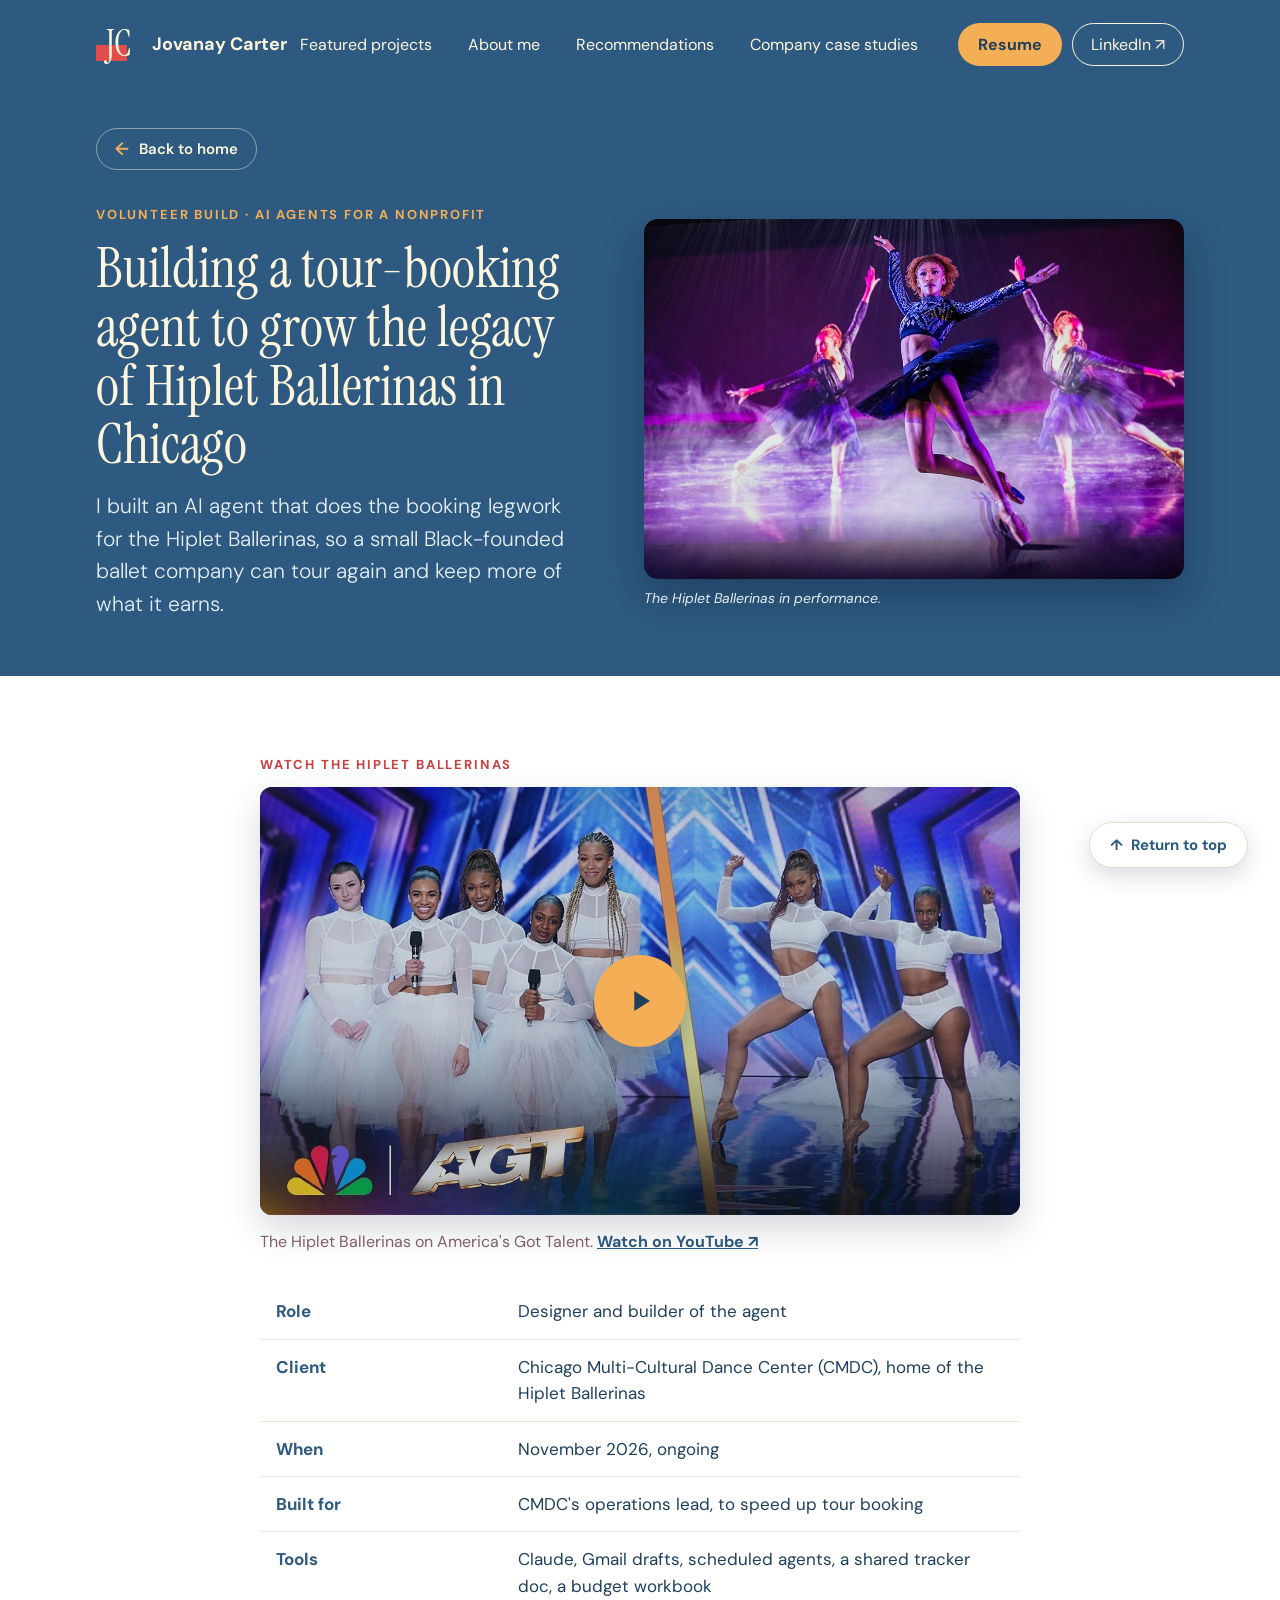
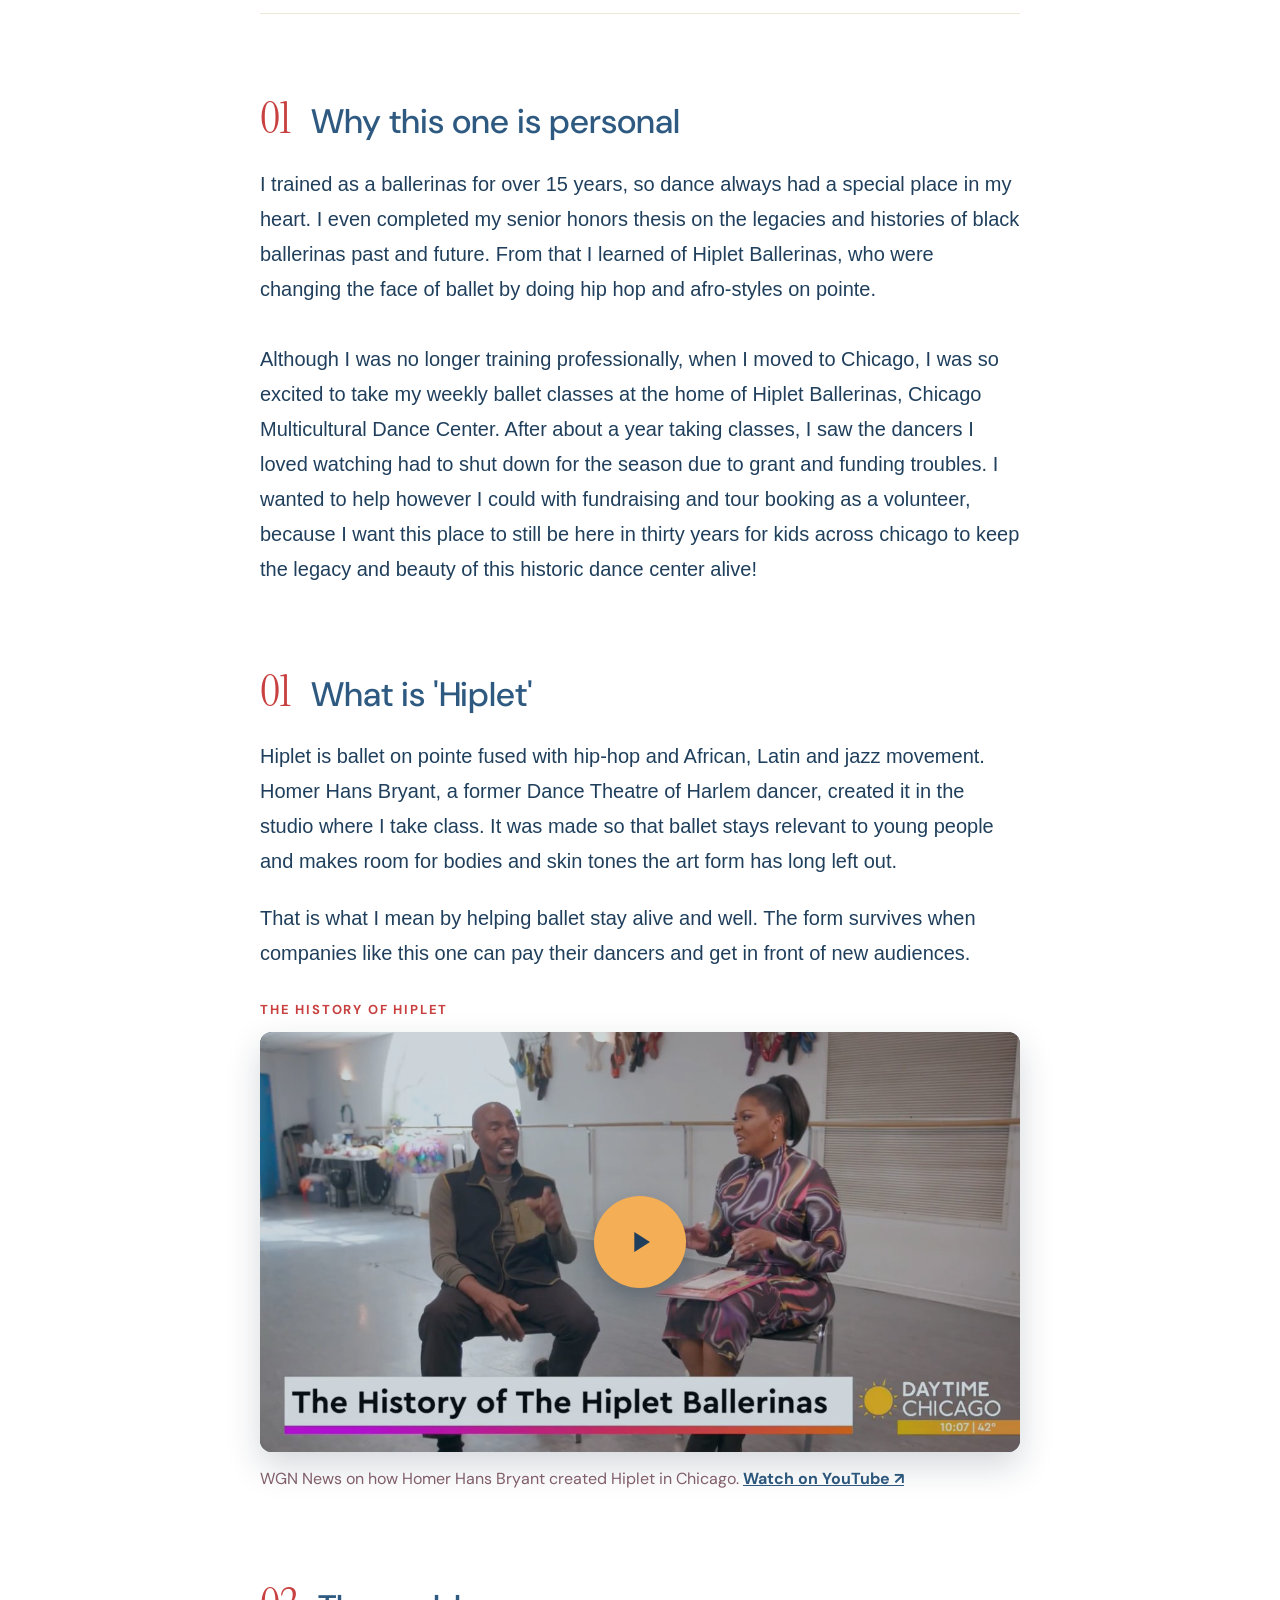
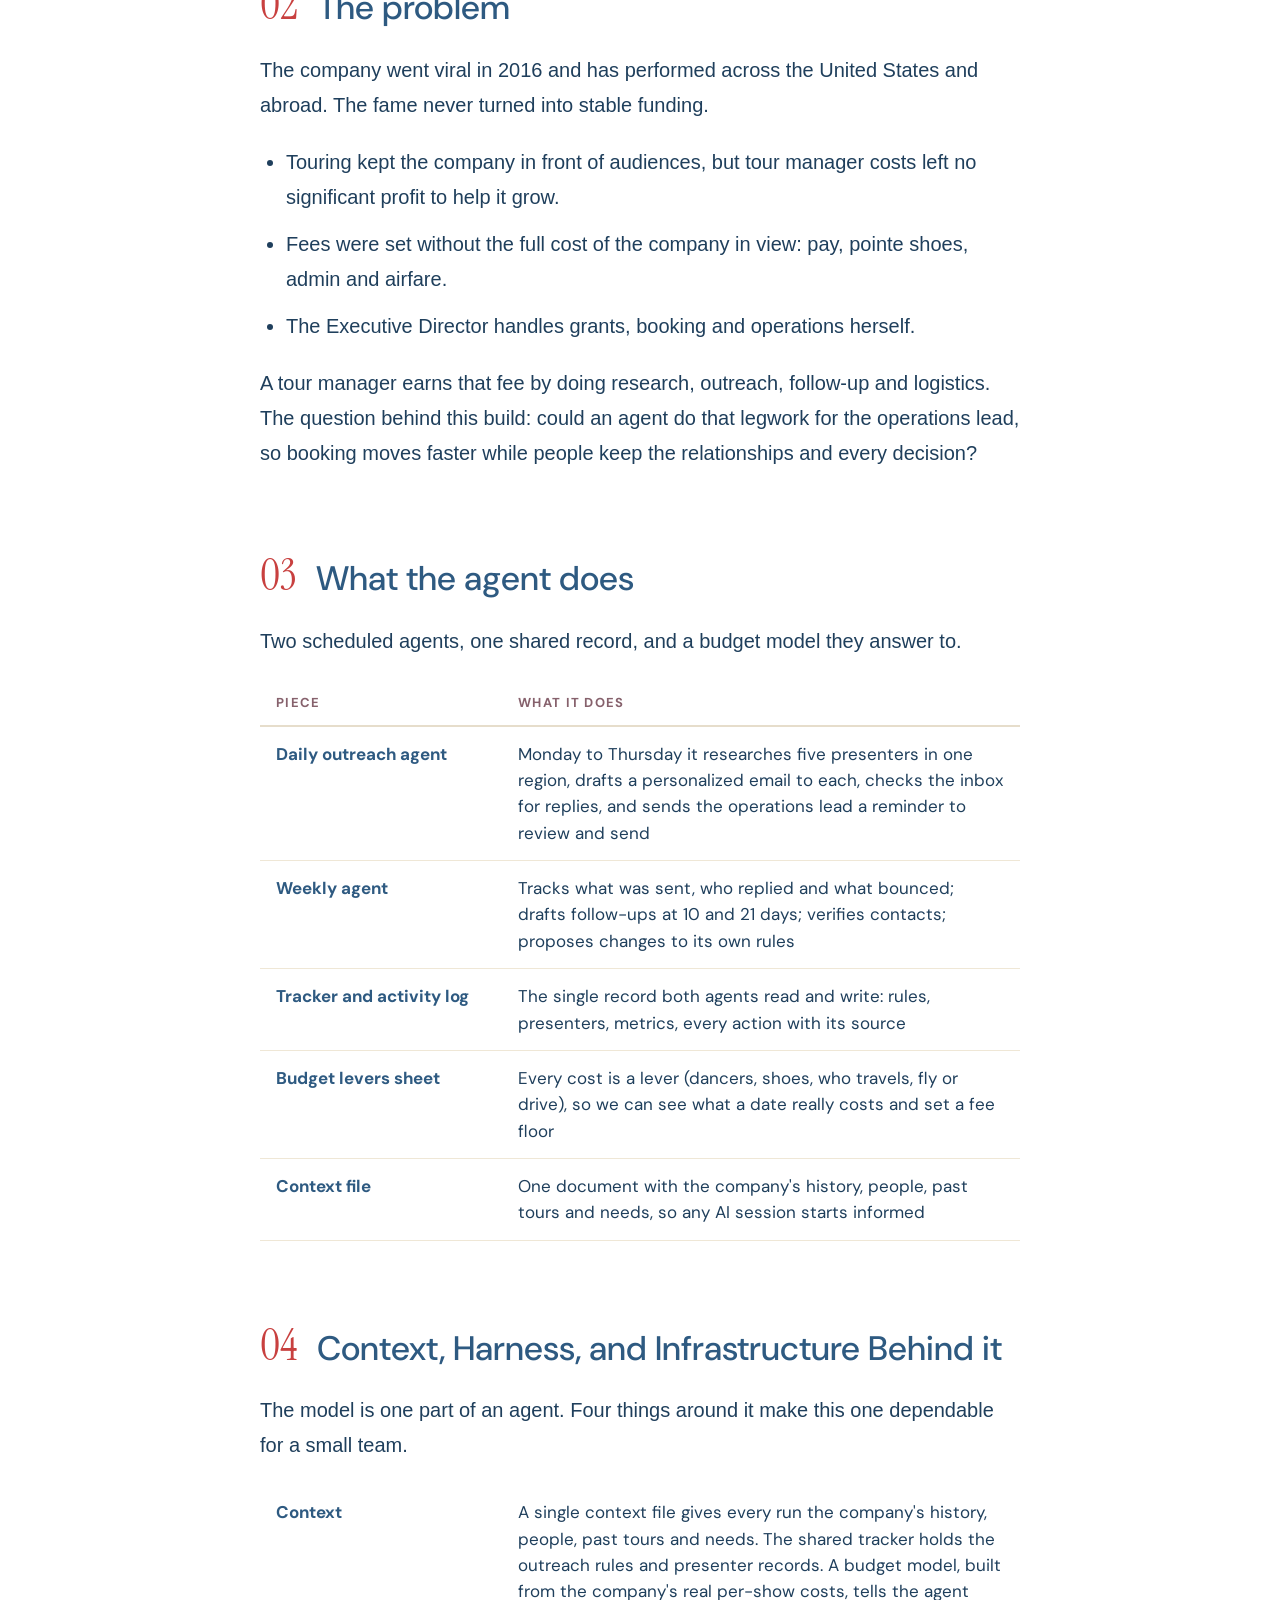
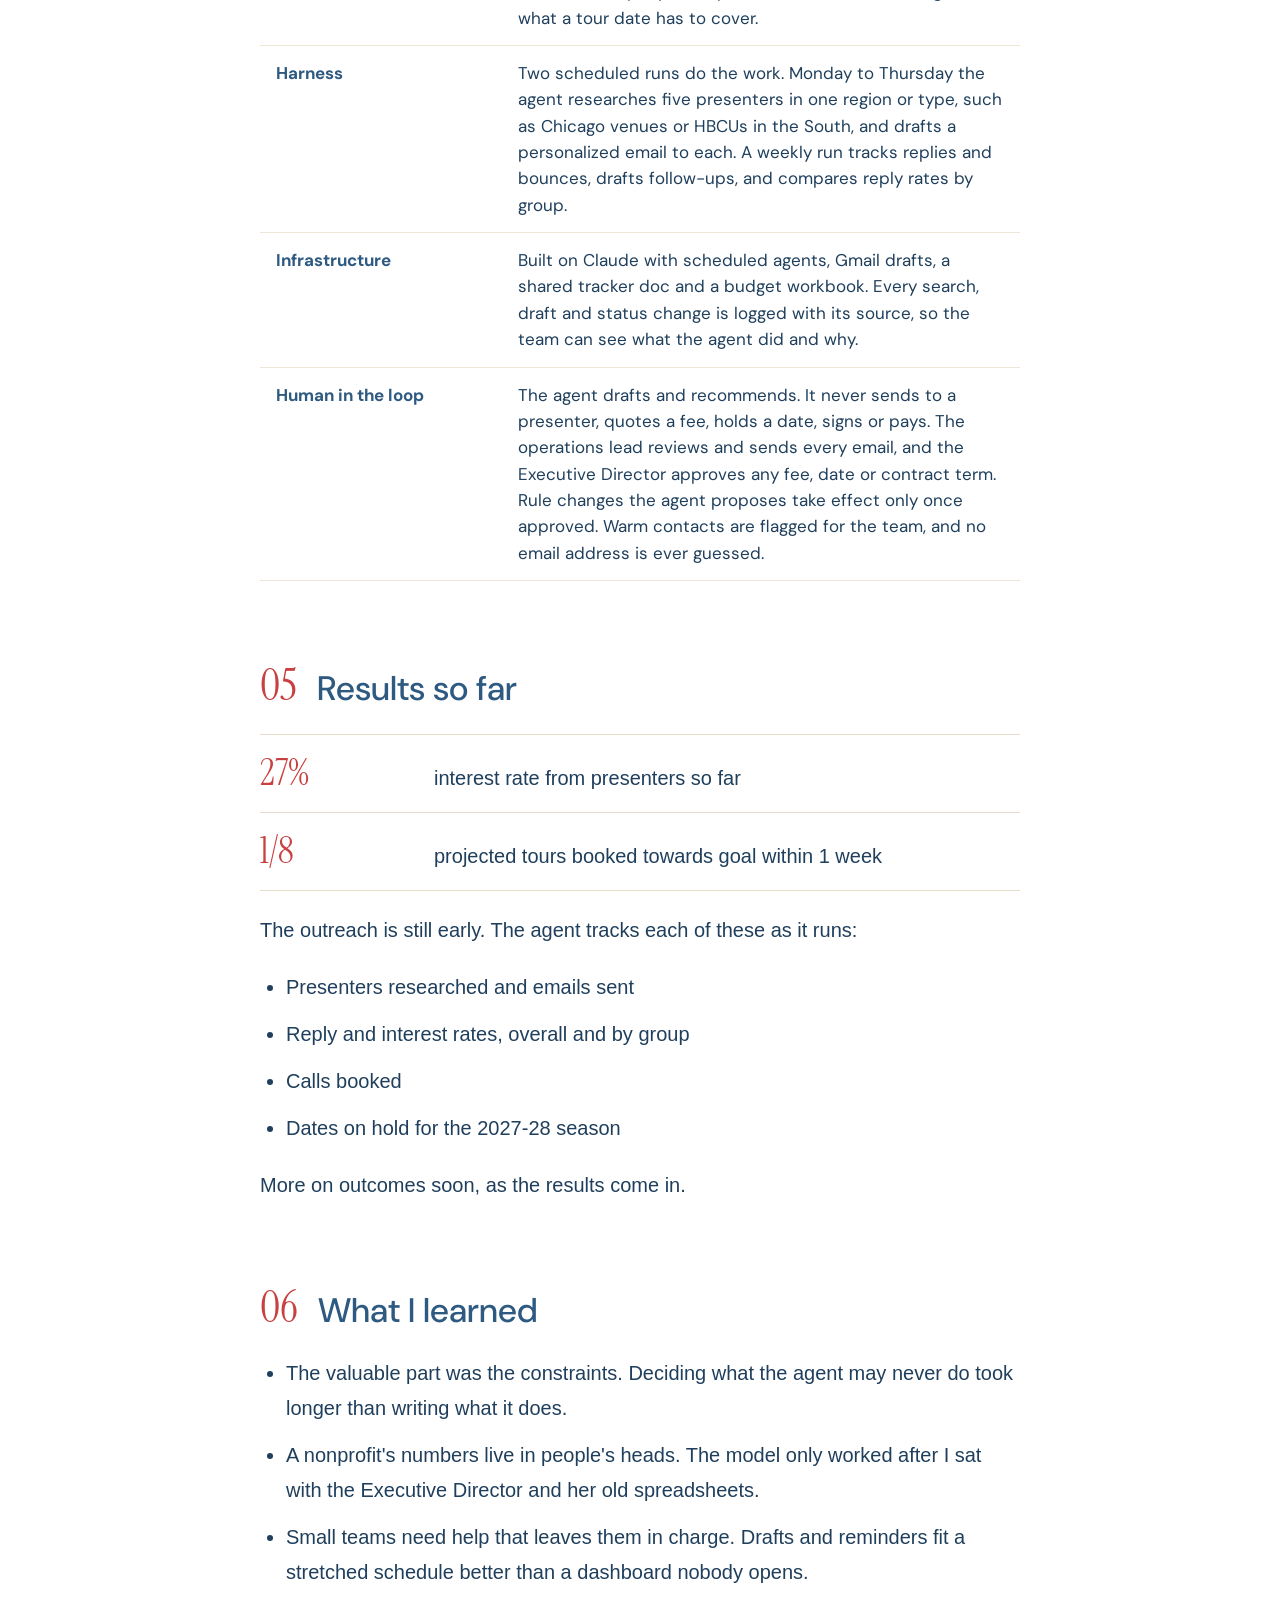
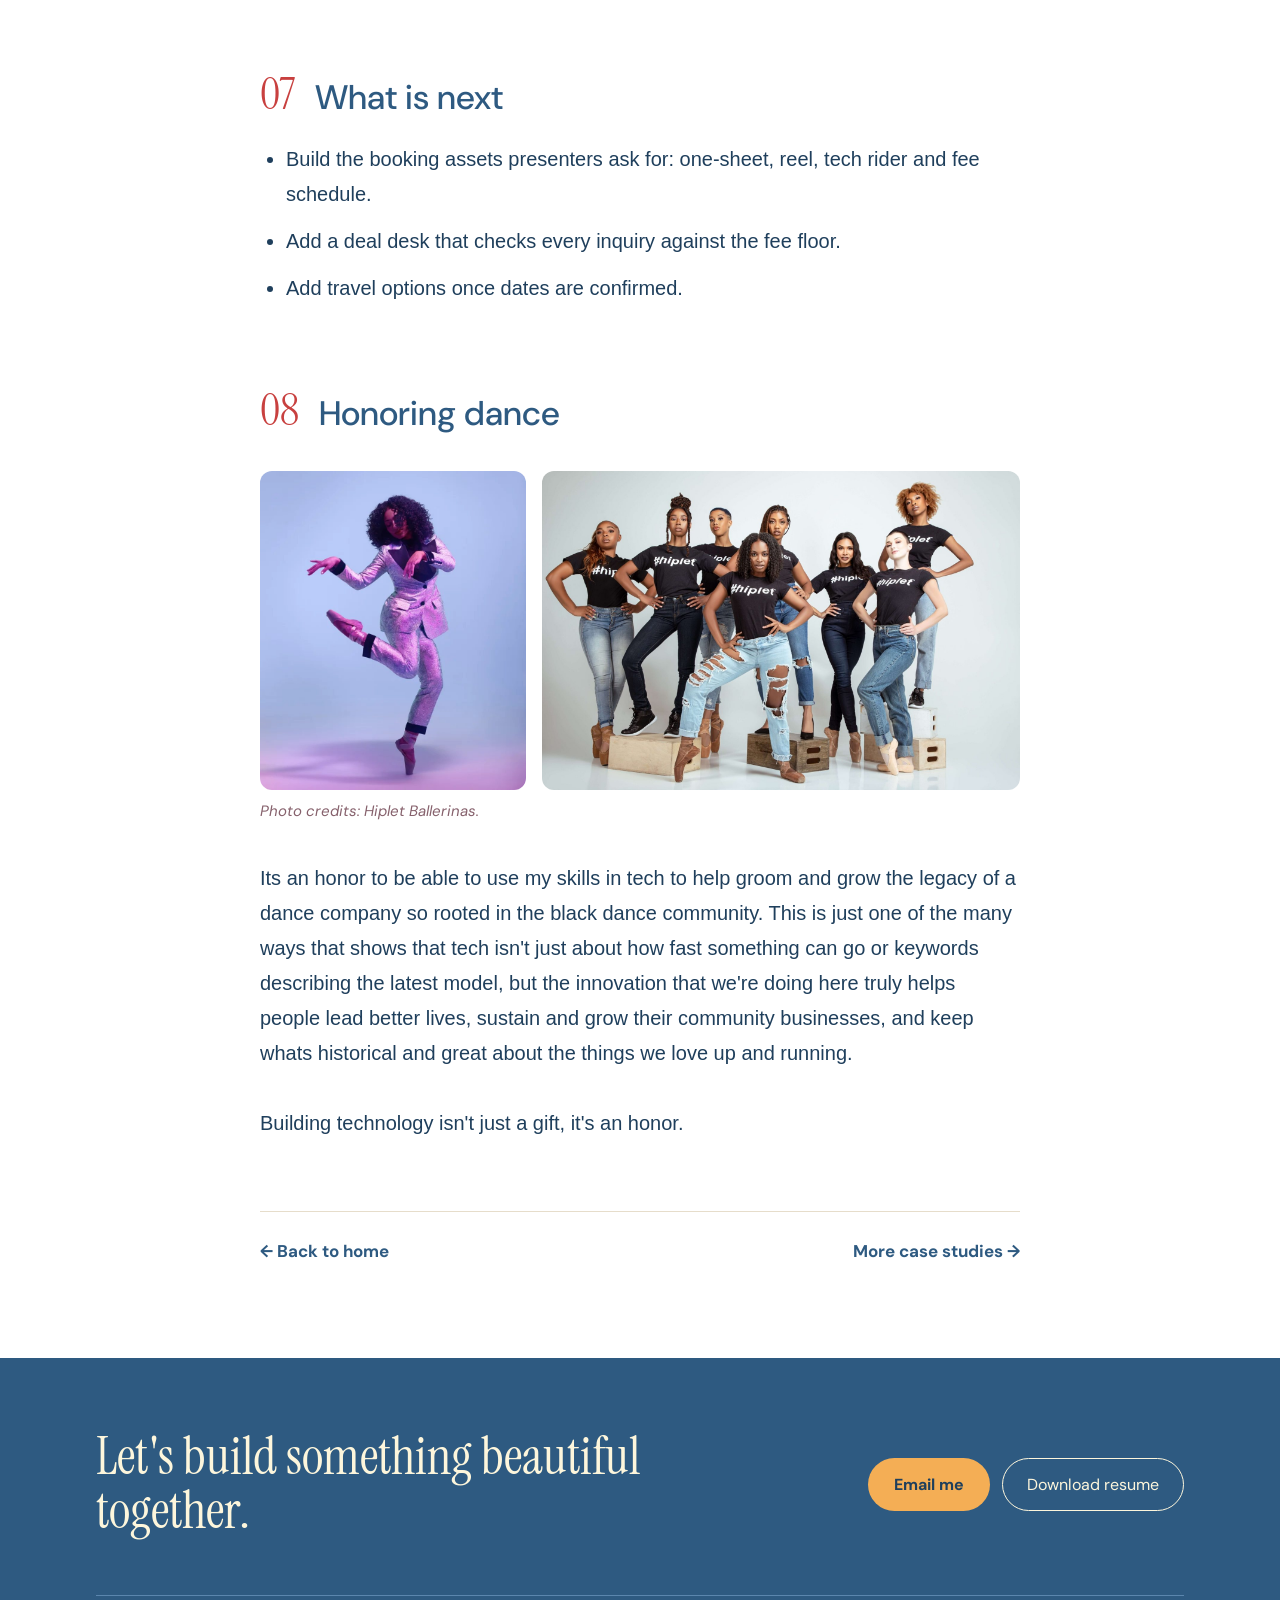
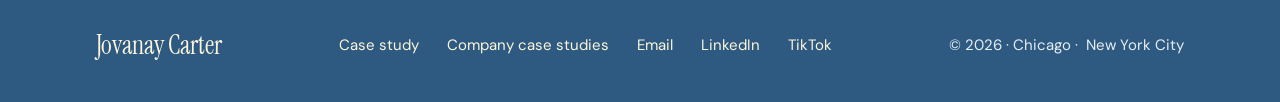
<file: hiplet.html>
<!doctype html>
<html lang="en">
<head>
<meta charset="utf-8">
<meta name="viewport" content="width=device-width, initial-scale=1">
<title>Hiplet tour-booking agent · Jovanay Carter</title>
<meta name="description" content="How I built an AI agent that does tour-booking legwork for the Hiplet Ballerinas, with people keeping every relationship and decision.">
<link rel="icon" href="images/jovanay-carter.jpg">
<link rel="preconnect" href="https://fonts.googleapis.com">
<link href="https://fonts.googleapis.com/css2?family=Instrument+Serif:ital@0;1&amp;family=DM+Sans:opsz,wght@9..40,300;9..40,400;9..40,500;9..40,700&amp;display=swap" rel="stylesheet">
<style>
#intro{scroll-margin-top:32px}
body{margin:0;background:#2E5A81}
a{color:#FDF6DC}a:hover{color:#F4AE55}
</style>
<link rel="stylesheet" href="site.css?v=13">
<!-- Google Analytics -->
<script async src="https://www.googletagmanager.com/gtag/js?id=G-7WJ1HY3163"></script>
<script>window.dataLayer=window.dataLayer||[];function gtag(){dataLayer.push(arguments);}gtag('js',new Date());gtag('config','G-7WJ1HY3163');</script>
<script src="analytics.js" defer></script>
<script src="toc.js?v=4" defer></script>
</head>
<body>
<div class="page" style=" display: flex; flex-direction: column; font-family: 'Helvetica Neue', Helvetica, sans-serif; color: #2E5A81; background: #ffffff; overflow-x: hidden">

<!-- MINI HERO -->
<nav id="top" style="height: 88px; box-sizing: border-box; padding: 0 96px; display: flex; align-items: center; justify-content: space-between; background: #2E5A81; color: #FDF6DC">
<a href="index.html" style="display: flex; align-items: center; gap: 12px; text-decoration: none">
<span aria-hidden="true" style="position: relative; display: inline-flex; width: 44px; height: 44px; align-items: center; justify-content: center"><span style="position: absolute; left: 0; bottom: 5px; width: 31px; height: 16px; background: #E34E4D"></span><span style="position: relative; font-family: 'Instrument Serif', serif; font-size: 36px; line-height: 1; color: #FDF6DC">JC</span></span>
<span style="font-family: 'DM Sans', sans-serif; font-weight: 700; font-size: 18px">Jovanay Carter</span>
</a>
<div style="display: flex; align-items: center; gap: 36px; font-family: 'DM Sans', sans-serif; font-size: 16px">
<a href="index.html#featured" style="text-decoration: none">Featured projects</a>
<a href="index.html#me" style="text-decoration: none">About me</a>
<a href="index.html#words" style="text-decoration: none">Recommendations</a>
<a href="case-studies.html" style="text-decoration: none">Company case studies</a>
<span style="display: flex; align-items: center; gap: 10px; margin-left: 4px">
<a href="Jovanay-Carter-Resume.pdf" target="_blank" rel="noopener" style="text-decoration: none; padding: 11px 20px; border-radius: 999px; background: #F4AE55; color: #1F3F5C; font-weight: 700">Resume</a>
<a href="https://www.linkedin.com/in/jovanay-carter/" target="_blank" rel="noopener" style="text-decoration: none; padding: 10px 18px; border: 1.5px solid #FDF6DC; border-radius: 999px">LinkedIn ↗</a>
</span>
</div>
</nav>


<!-- BODY -->




<a href="#top" class="to-top" style="position: fixed; right: 32px; bottom: 32px; z-index: 50; display: inline-flex; align-items: center; gap: 8px; padding: 12px 20px; border-radius: 999px; background: #ffffff; border: 1.5px solid #E6DDCB; color: #2E5A81; font-family: 'DM Sans', sans-serif; font-size: 15px; font-weight: 700; text-decoration: none; box-shadow: 0 8px 22px rgba(20,40,60,0.16)"><span aria-hidden="true">↑</span>Return to top</a>
<header style="box-sizing: border-box; padding: 40px 96px 56px; background: #2E5A81; color: #FDF6DC; display: flex; flex-direction: column; gap: 36px">
<a href="index.html" style="align-self: flex-start; display: inline-flex; align-items: center; gap: 10px; padding: 10px 18px; border-radius: 999px; border: 1.5px solid rgba(253,246,220,0.45); color: #FDF6DC; text-decoration: none; font-family: 'DM Sans', sans-serif; font-size: 15px; font-weight: 600"><span style="color: #F4AE55; font-size: 18px; line-height: 1">←</span>Back to home</a>
<div style="display: flex; align-items: center; justify-content: space-between; gap: 56px; flex-wrap: wrap"><div style="display: flex; flex-direction: column; gap: 16px; max-width: 700px; flex: 1 1 480px"><span style="font-family: 'DM Sans', sans-serif; font-size: 13px; font-weight: 700; letter-spacing: 0.14em; text-transform: uppercase; color: #F4AE55">VOLUNTEER BUILD · AI AGENTS FOR A NONPROFIT</span><h1 style="margin: 0; font-family: 'Instrument Serif', serif; font-weight: 400; font-size: 56px; line-height: 1.05">Building a tour-booking agent to grow the legacy of Hiplet Ballerinas in Chicago</h1><p style="margin: 0; font-family: 'DM Sans', sans-serif; font-weight: 300; font-size: 21px; line-height: 1.55; color: #E6EEF5">I built an AI agent that does the booking legwork for the Hiplet Ballerinas, so a small Black-founded ballet company can tour again and keep more of what it earns.</p></div><figure style="margin: 0; flex: 0 1 540px; min-width: 0; display: flex; flex-direction: column; gap: 10px"><img src="images/hiplet/hero-performance.jpg" alt="Three Hiplet dancers on pointe mid-performance under purple stage light" width="1000" height="667" style="display: block; width: 100%; height: auto; aspect-ratio: 1000 / 667; border-radius: 14px; object-fit: cover; box-shadow: 0 18px 40px rgba(10,25,45,0.35)"><figcaption style="font-family: 'DM Sans', sans-serif; font-size: 14px; color: #E6EEF5; font-style: italic">The Hiplet Ballerinas in performance.</figcaption></figure></div>
</header>
<article style="flex-grow: 1; box-sizing: border-box; padding: 72px 0 96px; display: flex; flex-direction: column; align-items: center; background: #ffffff">

<div style="width: 760px; display: flex; flex-direction: column; gap: 22px">
<div id="intro" data-toc-plain="Intro" style="display: flex; flex-direction: column; gap: 14px; margin: 8px 0"><span style="font-family: 'DM Sans', sans-serif; font-size: 13px; font-weight: 700; letter-spacing: 0.14em; text-transform: uppercase; color: #C8403F">Watch the Hiplet Ballerinas</span><a href="https://www.youtube.com/watch?v=6auAfHSE4UM" target="_blank" rel="noopener" aria-label="Watch the Hiplet Ballerinas on America's Got Talent on YouTube" style="position: relative; display: block; border-radius: 12px; overflow: hidden; background: #1F3F5C; box-shadow: 0 14px 34px rgba(20,40,60,0.18); text-decoration: none"><img src="images/hiplet/agt-thumbnail.jpg" alt="" width="1280" height="720" style="display: block; width: 100%; height: auto; aspect-ratio: 1280 / 720"><span style="position: absolute; inset: 0; display: flex; align-items: center; justify-content: center; background: rgba(31,63,92,0.22)"><span style="width: 92px; height: 92px; border-radius: 50%; background: #F4AE55; display: flex; align-items: center; justify-content: center; box-shadow: 0 10px 24px rgba(20,40,60,0.35)"><svg width="34" height="34" viewBox="0 0 24 24" aria-hidden="true"><path d="M8 5v14l11-7z" fill="#1F3F5C"></path></svg></span></span></a><p style="margin: 0; font-family: 'DM Sans', sans-serif; font-size: 16px; line-height: 1.6; color: #86616C">The Hiplet Ballerinas on America's Got Talent. <a href="https://www.youtube.com/watch?v=6auAfHSE4UM" target="_blank" rel="noopener" style="color: #2E5A81; font-weight: 700">Watch on YouTube ↗</a></p></div>
<table style="width: 100%; border-collapse: collapse; font-family: 'DM Sans', sans-serif; font-size: 17px; line-height: 1.55"><tbody><tr><td style="padding: 14px 16px; vertical-align: top; border-bottom: 1px solid #EFE7D6; font-weight: 700; color: #2E5A81; width: 210px">Role</td><td style="padding: 14px 16px; vertical-align: top; border-bottom: 1px solid #EFE7D6; color: #1F3F5C">Designer and builder of the agent</td></tr><tr><td style="padding: 14px 16px; vertical-align: top; border-bottom: 1px solid #EFE7D6; font-weight: 700; color: #2E5A81; width: 210px">Client</td><td style="padding: 14px 16px; vertical-align: top; border-bottom: 1px solid #EFE7D6; color: #1F3F5C">Chicago Multi-Cultural Dance Center (CMDC), home of the Hiplet Ballerinas</td></tr><tr><td style="padding: 14px 16px; vertical-align: top; border-bottom: 1px solid #EFE7D6; font-weight: 700; color: #2E5A81; width: 210px">When</td><td style="padding: 14px 16px; vertical-align: top; border-bottom: 1px solid #EFE7D6; color: #1F3F5C">November 2026, ongoing</td></tr><tr><td style="padding: 14px 16px; vertical-align: top; border-bottom: 1px solid #EFE7D6; font-weight: 700; color: #2E5A81; width: 210px">Built for</td><td style="padding: 14px 16px; vertical-align: top; border-bottom: 1px solid #EFE7D6; color: #1F3F5C">CMDC's operations lead, to speed up tour booking</td></tr><tr><td style="padding: 14px 16px; vertical-align: top; border-bottom: 1px solid #EFE7D6; font-weight: 700; color: #2E5A81; width: 210px">Tools</td><td style="padding: 14px 16px; vertical-align: top; border-bottom: 1px solid #EFE7D6; color: #1F3F5C">Claude, Gmail drafts, scheduled agents, a shared tracker doc, a budget workbook</td></tr></tbody></table>
<h2 data-toc="Why this one is personal" id="s1" style="margin: 56px 0 0; display: flex; gap: 20px; align-items: baseline; font-family: 'DM Sans', sans-serif; font-weight: 500; font-size: 34px; line-height: 1.2; color: #2E5A81"><span style="font-family: 'Instrument Serif', serif; font-weight: 400; font-size: 44px; color: #C8403F">01</span>Why this one is personal</h2>
<p style="margin: 0; font-size: 20px; line-height: 1.75; color: #1F3F5C">I trained as a ballerinas for over 15 years, so dance always had a special place in my heart. I even completed my senior honors thesis on the legacies and histories of black ballerinas past and future. From that I learned of Hiplet Ballerinas, who were changing the face of ballet by doing hip hop and afro-styles on pointe. <br><br>Although I was no longer training professionally, when I moved to Chicago, I was so excited to take my weekly ballet classes at the home of Hiplet Ballerinas, Chicago Multicultural Dance Center. After about a year taking classes, I saw the dancers I loved watching had to shut down for the season due to grant and funding troubles. I wanted to help however I could with fundraising and tour booking as a volunteer, because I want this place to still be here in thirty years for kids across chicago to keep the legacy and beauty of this historic dance center alive!</p>
<h2 data-toc="What is &#x27;Hiplet&#x27;" id="s1" style="margin: 56px 0 0; display: flex; gap: 20px; align-items: baseline; font-family: 'DM Sans', sans-serif; font-weight: 500; font-size: 34px; line-height: 1.2; color: #2E5A81"><span style="font-family: &quot;Instrument Serif&quot;, serif; font-weight: 400; font-size: 44px; color: rgb(200, 64, 63)">01</span>What is 'Hiplet'</h2><p style="margin: 0; font-size: 20px; line-height: 1.75; color: #1F3F5C">Hiplet is ballet on pointe fused with hip-hop and African, Latin and jazz movement. Homer Hans Bryant, a former Dance Theatre of Harlem dancer, created it in the studio where I take class. It was made so that ballet stays relevant to young people and makes room for bodies and skin tones the art form has long left out.</p>
<p style="margin: 0; font-size: 20px; line-height: 1.75; color: #1F3F5C">That is what I mean by helping ballet stay alive and well. The form survives when companies like this one can pay their dancers and get in front of new audiences.</p>
<div style="display: flex; flex-direction: column; gap: 14px; margin: 8px 0"><span style="font-family: 'DM Sans', sans-serif; font-size: 13px; font-weight: 700; letter-spacing: 0.14em; text-transform: uppercase; color: #C8403F">The history of Hiplet</span><a href="https://www.youtube.com/watch?v=lnI69Q9taFU" target="_blank" rel="noopener" aria-label="Watch The History of The Hiplet Ballerinas on YouTube" style="position: relative; display: block; border-radius: 12px; overflow: hidden; background: #1F3F5C; box-shadow: 0 14px 34px rgba(20,40,60,0.18); text-decoration: none"><img src="images/hiplet/wgn-thumbnail.jpg" alt="" width="1198" height="662" style="display: block; width: 100%; height: auto; aspect-ratio: 1198 / 662"><span style="position: absolute; inset: 0; display: flex; align-items: center; justify-content: center; background: rgba(31,63,92,0.22)"><span style="width: 92px; height: 92px; border-radius: 50%; background: #F4AE55; display: flex; align-items: center; justify-content: center; box-shadow: 0 10px 24px rgba(20,40,60,0.35)"><svg width="34" height="34" viewBox="0 0 24 24" aria-hidden="true"><path d="M8 5v14l11-7z" fill="#1F3F5C"></path></svg></span></span></a><p style="margin: 0; font-family: 'DM Sans', sans-serif; font-size: 16px; line-height: 1.6; color: #86616C">WGN News on how Homer Hans Bryant created Hiplet in Chicago. <a href="https://www.youtube.com/watch?v=lnI69Q9taFU" target="_blank" rel="noopener" style="color: #2E5A81; font-weight: 700">Watch on YouTube ↗</a></p></div>
<h2 data-toc="The problem" id="s2" style="margin: 56px 0 0; display: flex; gap: 20px; align-items: baseline; font-family: 'DM Sans', sans-serif; font-weight: 500; font-size: 34px; line-height: 1.2; color: #2E5A81"><span style="font-family: 'Instrument Serif', serif; font-weight: 400; font-size: 44px; color: #C8403F">02</span>The problem</h2>
<p style="margin: 0; font-size: 20px; line-height: 1.75; color: #1F3F5C">The company went viral in 2016 and has performed across the United States and abroad. The fame never turned into stable funding.</p>
<ul style="margin: 0; padding-left: 26px; display: flex; flex-direction: column; gap: 12px; font-size: 20px; line-height: 1.75; color: #1F3F5C"><li>Touring kept the company in front of audiences, but tour manager costs left no significant profit to help it grow.</li><li>Fees were set without the full cost of the company in view: pay, pointe shoes, admin and airfare.</li><li>The Executive Director handles grants, booking and operations herself.</li></ul>
<p style="margin: 0; font-size: 20px; line-height: 1.75; color: #1F3F5C">A tour manager earns that fee by doing research, outreach, follow-up and logistics. The question behind this build: could an agent do that legwork for the operations lead, so booking moves faster while people keep the relationships and every decision?</p>
<h2 data-toc="What the agent does" id="s3" style="margin: 56px 0 0; display: flex; gap: 20px; align-items: baseline; font-family: 'DM Sans', sans-serif; font-weight: 500; font-size: 34px; line-height: 1.2; color: #2E5A81"><span style="font-family: 'Instrument Serif', serif; font-weight: 400; font-size: 44px; color: #C8403F">03</span>What the agent does</h2>
<p style="margin: 0; font-size: 20px; line-height: 1.75; color: #1F3F5C">Two scheduled agents, one shared record, and a budget model they answer to.</p>
<table style="width: 100%; border-collapse: collapse; font-family: 'DM Sans', sans-serif; font-size: 17px; line-height: 1.55"><thead><tr><th style="text-align: left; padding: 12px 16px; font-family: 'DM Sans', sans-serif; font-size: 13px; font-weight: 700; letter-spacing: 0.1em; text-transform: uppercase; color: #86616C; border-bottom: 2px solid #E6DDCB">Piece</th><th style="text-align: left; padding: 12px 16px; font-family: 'DM Sans', sans-serif; font-size: 13px; font-weight: 700; letter-spacing: 0.1em; text-transform: uppercase; color: #86616C; border-bottom: 2px solid #E6DDCB">What it does</th></tr></thead><tbody><tr><td style="padding: 14px 16px; vertical-align: top; border-bottom: 1px solid #EFE7D6; font-weight: 700; color: #2E5A81; width: 210px">Daily outreach agent</td><td style="padding: 14px 16px; vertical-align: top; border-bottom: 1px solid #EFE7D6; color: #1F3F5C">Monday to Thursday it researches five presenters in one region, drafts a personalized email to each, checks the inbox for replies, and sends the operations lead a reminder to review and send</td></tr><tr><td style="padding: 14px 16px; vertical-align: top; border-bottom: 1px solid #EFE7D6; font-weight: 700; color: #2E5A81; width: 210px">Weekly agent</td><td style="padding: 14px 16px; vertical-align: top; border-bottom: 1px solid #EFE7D6; color: #1F3F5C">Tracks what was sent, who replied and what bounced; drafts follow-ups at 10 and 21 days; verifies contacts; proposes changes to its own rules</td></tr><tr><td style="padding: 14px 16px; vertical-align: top; border-bottom: 1px solid #EFE7D6; font-weight: 700; color: #2E5A81; width: 210px">Tracker and activity log</td><td style="padding: 14px 16px; vertical-align: top; border-bottom: 1px solid #EFE7D6; color: #1F3F5C">The single record both agents read and write: rules, presenters, metrics, every action with its source</td></tr><tr><td style="padding: 14px 16px; vertical-align: top; border-bottom: 1px solid #EFE7D6; font-weight: 700; color: #2E5A81; width: 210px">Budget levers sheet</td><td style="padding: 14px 16px; vertical-align: top; border-bottom: 1px solid #EFE7D6; color: #1F3F5C">Every cost is a lever (dancers, shoes, who travels, fly or drive), so we can see what a date really costs and set a fee floor</td></tr><tr><td style="padding: 14px 16px; vertical-align: top; border-bottom: 1px solid #EFE7D6; font-weight: 700; color: #2E5A81; width: 210px">Context file</td><td style="padding: 14px 16px; vertical-align: top; border-bottom: 1px solid #EFE7D6; color: #1F3F5C">One document with the company's history, people, past tours and needs, so any AI session starts informed</td></tr></tbody></table>
<h2 data-toc="Context, Harness, and Infrastructure Behind it" id="s4" style="margin: 56px 0 0; display: flex; gap: 20px; align-items: baseline; font-family: 'DM Sans', sans-serif; font-weight: 500; font-size: 34px; line-height: 1.2; color: #2E5A81"><span style="font-family: &quot;Instrument Serif&quot;, serif; font-weight: 400; font-size: 44px; color: rgb(200, 64, 63)">04</span>Context, Harness, and Infrastructure Behind it</h2>

<p style="margin: 0; font-size: 20px; line-height: 1.75; color: #1F3F5C">The model is one part of an agent. Four things around it make this one dependable for a small team.</p>
<table style="width: 100%; border-collapse: collapse; font-family: 'DM Sans', sans-serif; font-size: 17px; line-height: 1.55"><tbody><tr><td style="padding: 14px 16px; vertical-align: top; border-bottom: 1px solid #EFE7D6; font-weight: 700; color: #2E5A81; width: 210px">Context</td><td style="padding: 14px 16px; vertical-align: top; border-bottom: 1px solid #EFE7D6; color: #1F3F5C">A single context file gives every run the company's history, people, past tours and needs. The shared tracker holds the outreach rules and presenter records. A budget model, built from the company's real per-show costs, tells the agent what a tour date has to cover.</td></tr><tr><td style="padding: 14px 16px; vertical-align: top; border-bottom: 1px solid #EFE7D6; font-weight: 700; color: #2E5A81; width: 210px">Harness</td><td style="padding: 14px 16px; vertical-align: top; border-bottom: 1px solid #EFE7D6; color: #1F3F5C">Two scheduled runs do the work. Monday to Thursday the agent researches five presenters in one region or type, such as Chicago venues or HBCUs in the South, and drafts a personalized email to each. A weekly run tracks replies and bounces, drafts follow-ups, and compares reply rates by group.</td></tr><tr><td style="padding: 14px 16px; vertical-align: top; border-bottom: 1px solid #EFE7D6; font-weight: 700; color: #2E5A81; width: 210px">Infrastructure</td><td style="padding: 14px 16px; vertical-align: top; border-bottom: 1px solid #EFE7D6; color: #1F3F5C">Built on Claude with scheduled agents, Gmail drafts, a shared tracker doc and a budget workbook. Every search, draft and status change is logged with its source, so the team can see what the agent did and why.</td></tr><tr><td style="padding: 14px 16px; vertical-align: top; border-bottom: 1px solid #EFE7D6; font-weight: 700; color: #2E5A81; width: 210px">Human in the loop</td><td style="padding: 14px 16px; vertical-align: top; border-bottom: 1px solid #EFE7D6; color: #1F3F5C">The agent drafts and recommends. It never sends to a presenter, quotes a fee, holds a date, signs or pays. The operations lead reviews and sends every email, and the Executive Director approves any fee, date or contract term. Rule changes the agent proposes take effect only once approved. Warm contacts are flagged for the team, and no email address is ever guessed.</td></tr></tbody></table>

<h2 data-toc="Results so far" id="s6" style="margin: 56px 0 0; display: flex; gap: 20px; align-items: baseline; font-family: 'DM Sans', sans-serif; font-weight: 500; font-size: 34px; line-height: 1.2; color: #2E5A81"><span style="font-family: 'Instrument Serif', serif; font-weight: 400; font-size: 44px; color: #C8403F">05</span>Results so far</h2>
<div style="display: flex; flex-direction: column"><div style="display: flex; gap: 24px; align-items: baseline; padding: 18px 0; border-top: 1px solid #E6DDCB; border-bottom: 1px solid #E6DDCB"><span style="flex-shrink: 0; width: 150px; font-family: 'Instrument Serif', serif; font-size: 36px; line-height: 1.1; color: #C8403F">27%</span><span style="font-size: 20px; line-height: 1.6; color: #1F3F5C">interest rate from presenters so far</span></div>
<div style="display: flex; gap: 24px; align-items: baseline; padding: 18px 0; border-bottom: 1px solid #E6DDCB"><span style="flex-shrink: 0; width: 150px; font-family: 'Instrument Serif', serif; font-size: 36px; line-height: 1.1; color: #C8403F">1/8</span><span style="font-size: 20px; line-height: 1.6; color: #1F3F5C">projected tours booked towards goal within 1 week</span></div>
</div>
<p style="margin: 0; font-size: 20px; line-height: 1.75; color: #1F3F5C">The outreach is still early. The agent tracks each of these as it runs:</p>
<ul style="margin: 0; padding-left: 26px; display: flex; flex-direction: column; gap: 12px; font-size: 20px; line-height: 1.75; color: #1F3F5C"><li>Presenters researched and emails sent</li><li>Reply and interest rates, overall and by group</li><li>Calls booked</li><li>Dates on hold for the 2027-28 season</li></ul>
<p style="margin: 0; font-size: 20px; line-height: 1.75; color: #1F3F5C">More on outcomes soon, as the results come in.</p>
<h2 data-toc="What I learned" id="s7" style="margin: 56px 0 0; display: flex; gap: 20px; align-items: baseline; font-family: 'DM Sans', sans-serif; font-weight: 500; font-size: 34px; line-height: 1.2; color: #2E5A81"><span style="font-family: 'Instrument Serif', serif; font-weight: 400; font-size: 44px; color: #C8403F">06</span>What I learned</h2>
<ul style="margin: 0; padding-left: 26px; display: flex; flex-direction: column; gap: 12px; font-size: 20px; line-height: 1.75; color: #1F3F5C"><li>The valuable part was the constraints. Deciding what the agent may never do took longer than writing what it does.</li><li>A nonprofit's numbers live in people's heads. The model only worked after I sat with the Executive Director and her old spreadsheets.</li><li>Small teams need help that leaves them in charge. Drafts and reminders fit a stretched schedule better than a dashboard nobody opens.</li></ul>
<h2 data-toc="What is next" id="s8" style="margin: 56px 0 0; display: flex; gap: 20px; align-items: baseline; font-family: 'DM Sans', sans-serif; font-weight: 500; font-size: 34px; line-height: 1.2; color: #2E5A81"><span style="font-family: 'Instrument Serif', serif; font-weight: 400; font-size: 44px; color: #C8403F">07</span>What is next</h2>
<ul style="margin: 0; padding-left: 26px; display: flex; flex-direction: column; gap: 12px; font-size: 20px; line-height: 1.75; color: #1F3F5C"><li>Build the booking assets presenters ask for: one-sheet, reel, tech rider and fee schedule.</li><li>Add a deal desk that checks every inquiry against the fee floor.</li><li>Add travel options once dates are confirmed.</li></ul>
<h2 data-toc="Honoring dance" id="s8" style="margin: 56px 0 0; display: flex; gap: 20px; align-items: baseline; font-family: 'DM Sans', sans-serif; font-weight: 500; font-size: 34px; line-height: 1.2; color: #2E5A81"><span style="font-family: &quot;Instrument Serif&quot;, serif; font-weight: 400; font-size: 44px; color: rgb(200, 64, 63)">08</span>Honoring dance</h2><div style="margin: 12px 0; display: flex; gap: 16px; align-items: flex-start"><figure style="margin: 0; flex: 0.8333 1 0; min-width: 0; display: flex; flex-direction: column; gap: 10px"><img src="images/hiplet/solo-dancer.jpg" alt="A dancer in a metallic suit balancing on pointe in pink pointe shoes" width="760" height="912" style="display: block; width: 100%; height: auto; aspect-ratio: 760 / 912; border-radius: 12px; object-fit: cover"><figcaption style="font-family: 'DM Sans', sans-serif; font-size: 15px; line-height: 1.5; color: #86616C; font-style: italic; width: 692px; height: 27px">Photo credits: Hiplet Ballerinas.</figcaption></figure><figure style="margin: 0; flex: 1.5004 1 0; min-width: 0; display: flex; flex-direction: column; gap: 10px"><img src="images/hiplet/company.jpg" alt="Eight company dancers in Hiplet T-shirts and jeans, on pointe" width="2048" height="1365" style="display: block; width: 100%; height: auto; aspect-ratio: 2048 / 1365; border-radius: 12px; object-fit: cover"></figure></div><p style="margin: 0; font-size: 20px; line-height: 1.75; color: #1F3F5C">Its an honor to be able to use my skills in tech to help groom and grow the legacy of a dance company so rooted in the black dance community. This is just one of the many ways that shows that tech isn't just about how fast something can go or keywords describing the latest model, but the innovation that we're doing here truly helps people lead better lives, sustain and grow their community businesses, and keep whats historical and great about the things we love up and running.<br><br>Building technology isn't just a gift, it's an honor.</p>
<div style="margin-top: 48px; padding-top: 28px; border-top: 1px solid #E6DDCB; display: flex; justify-content: space-between; font-family: 'DM Sans', sans-serif; font-size: 17px; font-weight: 700"><a href="index.html" style="color: #2E5A81; text-decoration: none">← Back to home</a><a href="case-studies.html" style="color: #2E5A81; text-decoration: none">More case studies →</a></div>
</div>
</article><footer style="box-sizing: border-box; padding: 72px 96px 0; background: #2E5A81; color: #FDF6DC; display: grid; grid-template-columns: repeat(12, minmax(0, 1fr)); column-gap: 24px; align-content: start">
<div style="grid-column: 1 / span 7; display: flex; align-items: center; gap: 32px"><h2 style="margin: 0; font-family: 'Instrument Serif', serif; font-weight: 400; font-size: 52px; line-height: 1.05">Let's build something beautiful together.<br></h2></div>
<div style="grid-column: 8 / span 5; display: flex; gap: 12px; justify-content: flex-end; align-items: center; flex-wrap: wrap; font-family: 'DM Sans', sans-serif; font-size: 16px">
<a href="mailto:jovanay.d.carter@gmail.com" style="text-decoration: none; background: #F4AE55; color: #1F3F5C; font-weight: 700; padding: 16px 26px; border-radius: 999px">Email me</a>
<a href="Jovanay-Carter-Resume.pdf" target="_blank" rel="noopener" style="text-decoration: none; padding: 15px 24px; border: 1.5px solid #FDF6DC; border-radius: 999px">Download resume</a>
</div>
<div style="grid-column: 1 / span 12; margin-top: 56px; padding: 32px 0 40px; border-top: 1px solid #5B86AE; display: flex; justify-content: space-between; align-items: center; font-family: 'DM Sans', sans-serif; font-size: 15px"><span style="font-family: &quot;Instrument Serif&quot;, serif; font-size: 26px">Jovanay Carter</span><span style="display: flex; gap: 28px"><a href="index.html#featured" style="text-decoration: none; color: rgb(253, 246, 220)">Case study</a><a href="case-studies.html" style="text-decoration: none; color: rgb(253, 246, 220)">Company case studies</a><a href="mailto:jovanay.d.carter@gmail.com" style="text-decoration: none; color: rgb(253, 246, 220)">Email</a><a href="https://www.linkedin.com/in/jovanay-carter/" style="text-decoration: none; color: rgb(253, 246, 220)" target="_blank" rel="noopener">LinkedIn</a><a href="https://www.tiktok.com/@thedevdifference" target="_blank" rel="noopener" style="text-decoration: none; color: rgb(253, 246, 220)">TikTok</a></span><span style="color: rgb(230, 238, 245)">© 2026 · Chicago ·&nbsp; New York City</span></div>
</footer>

</div>
</body>
</html>
</file>
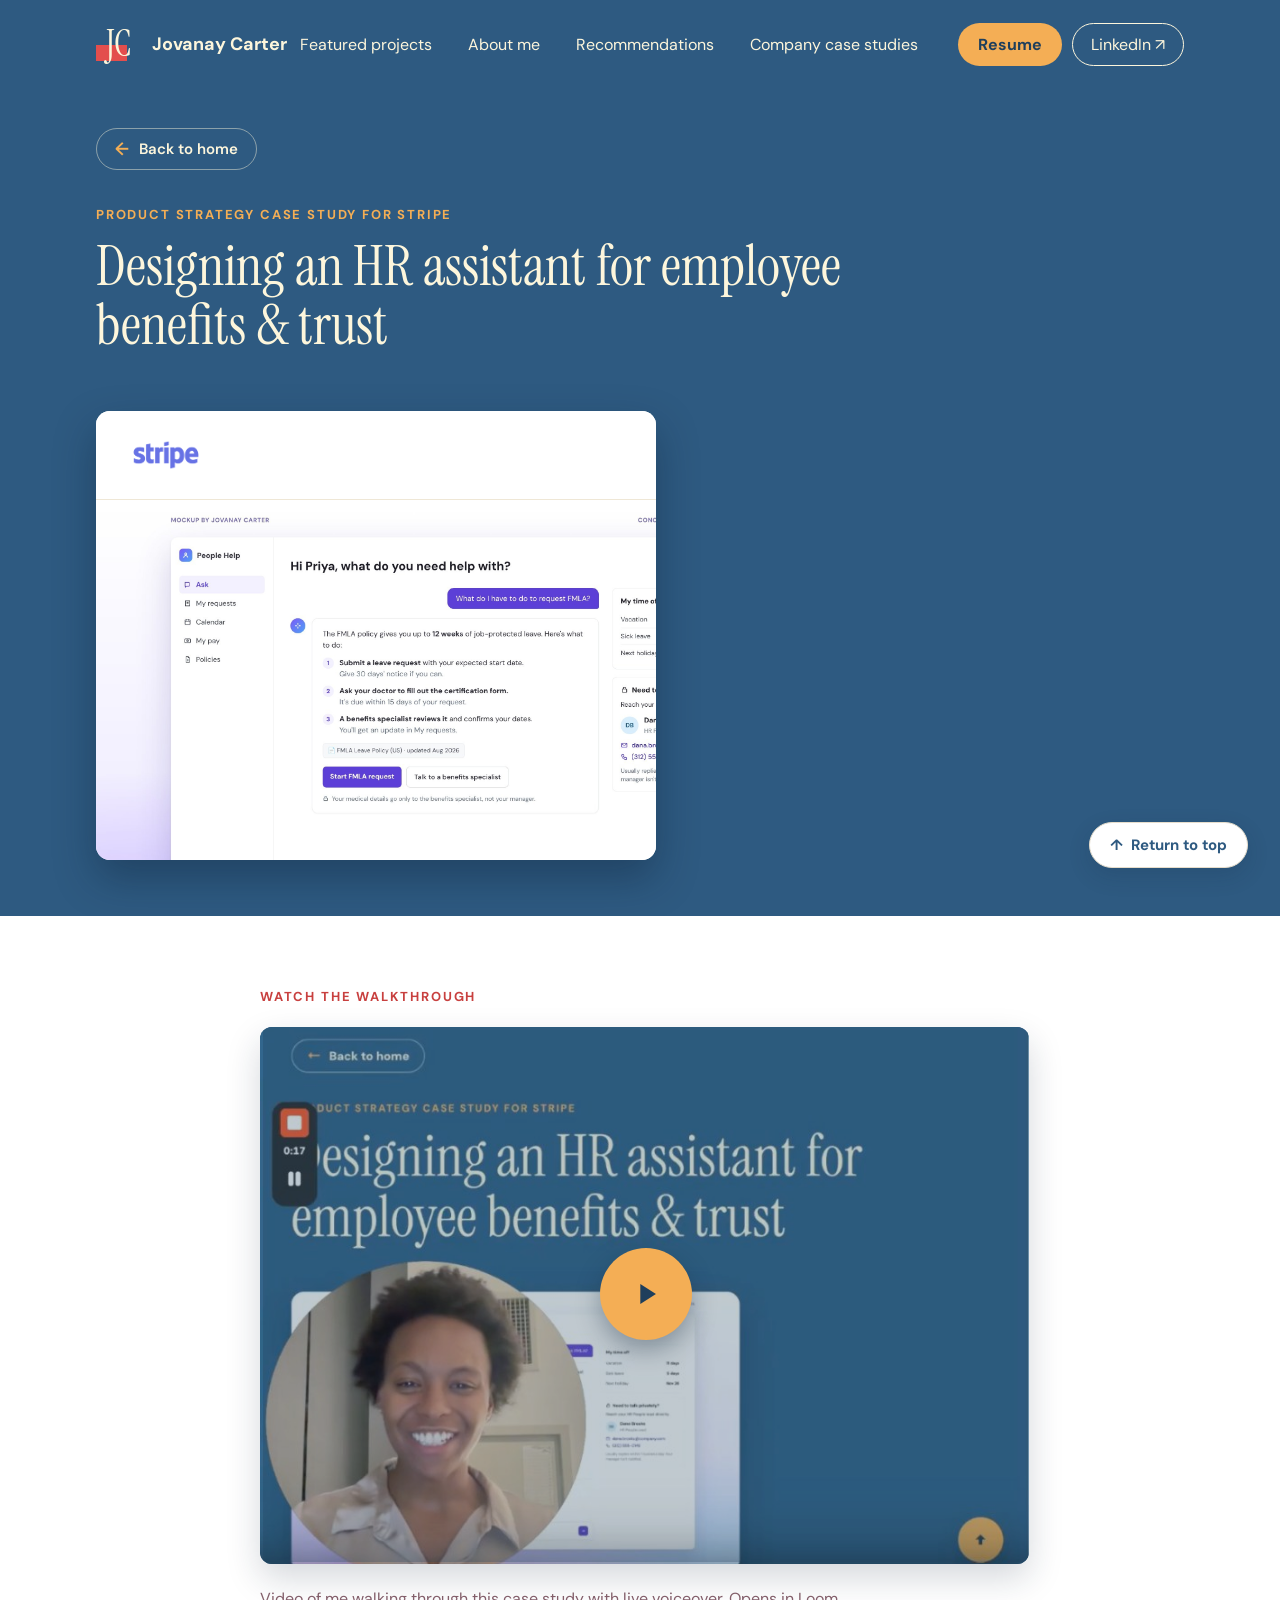
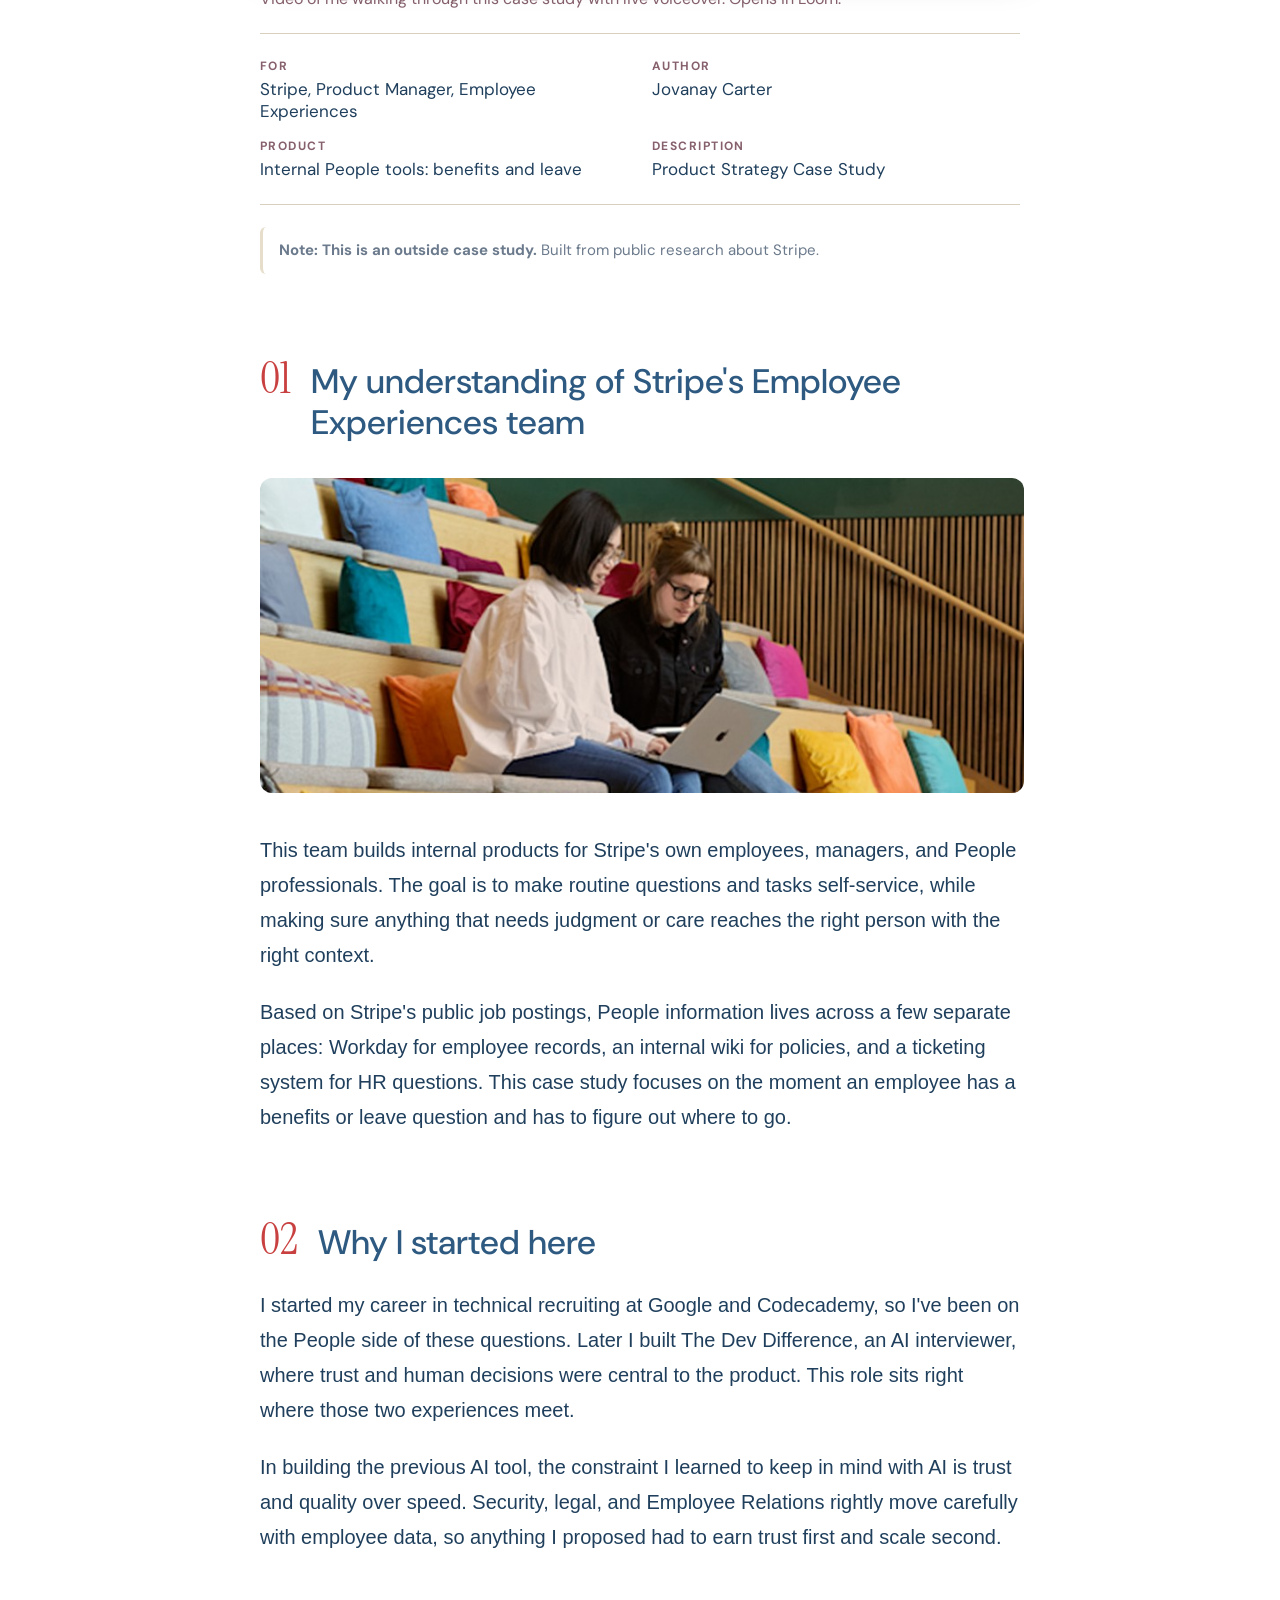
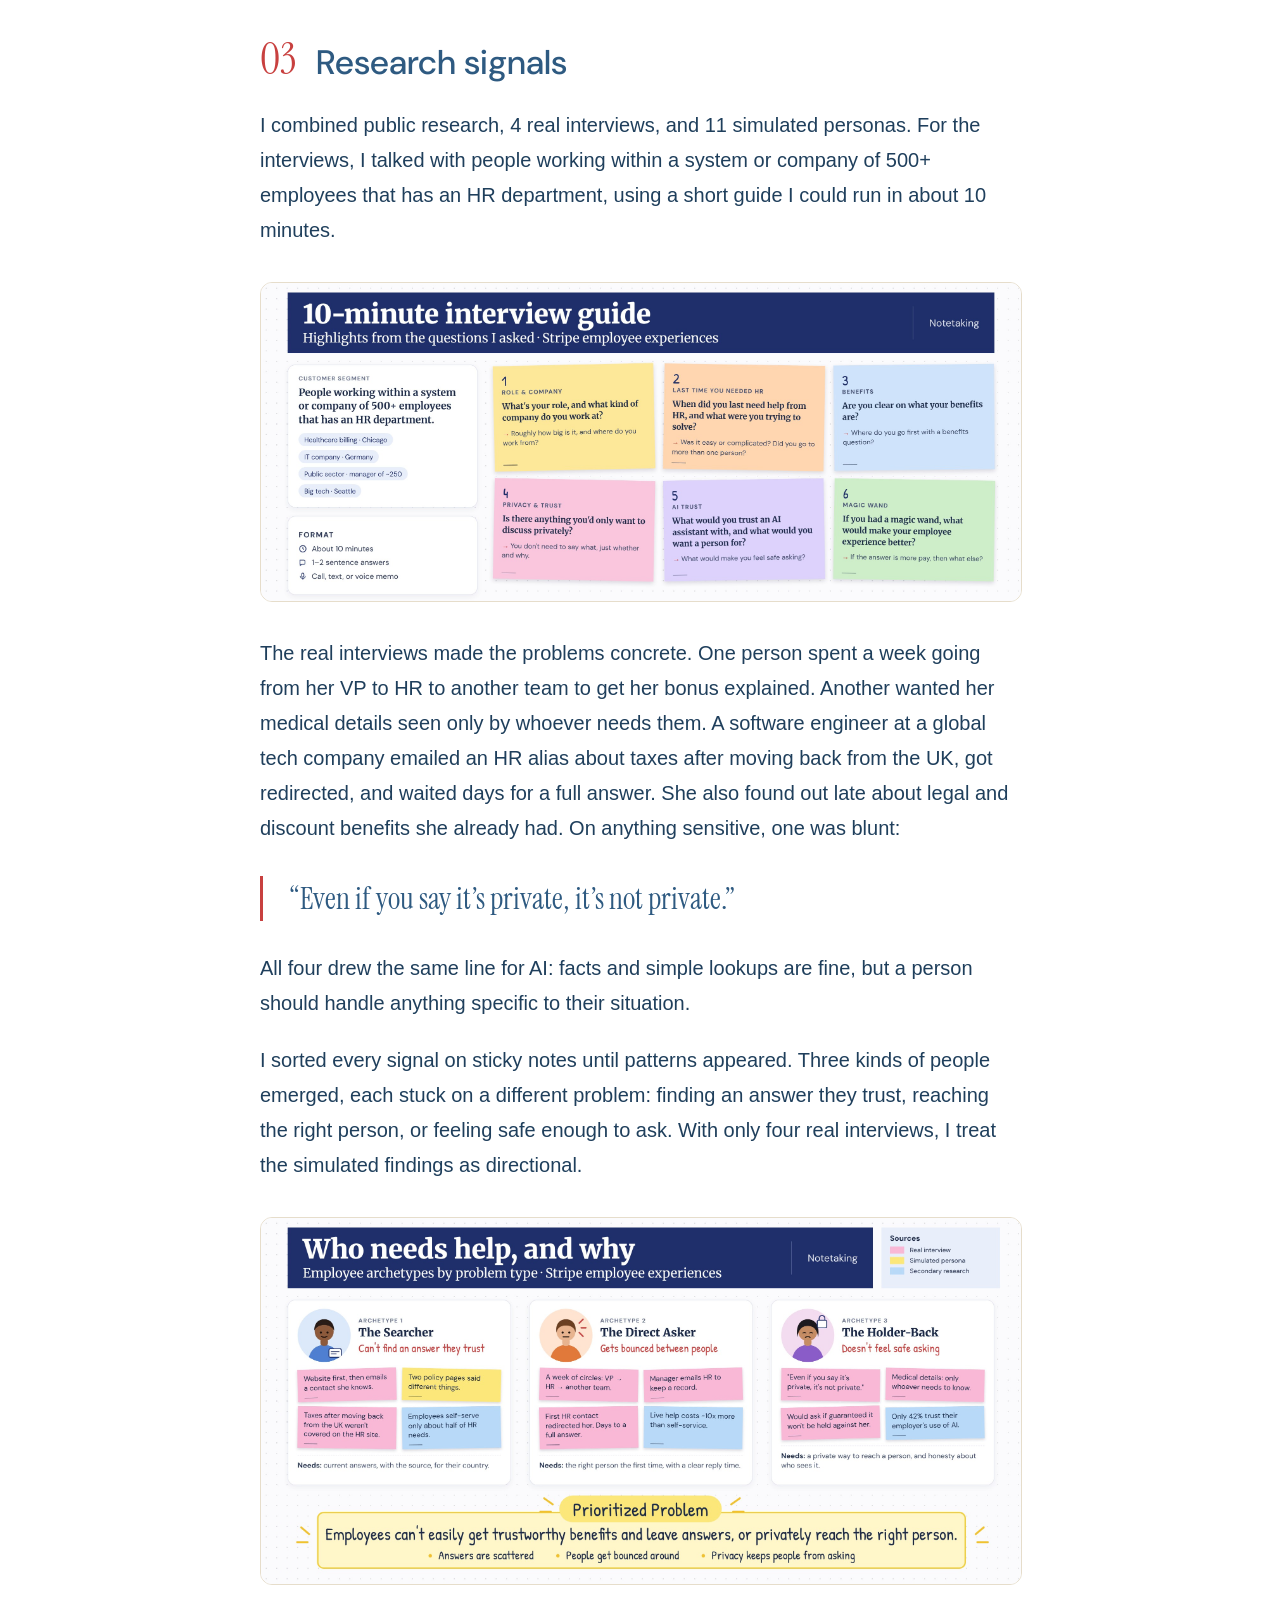
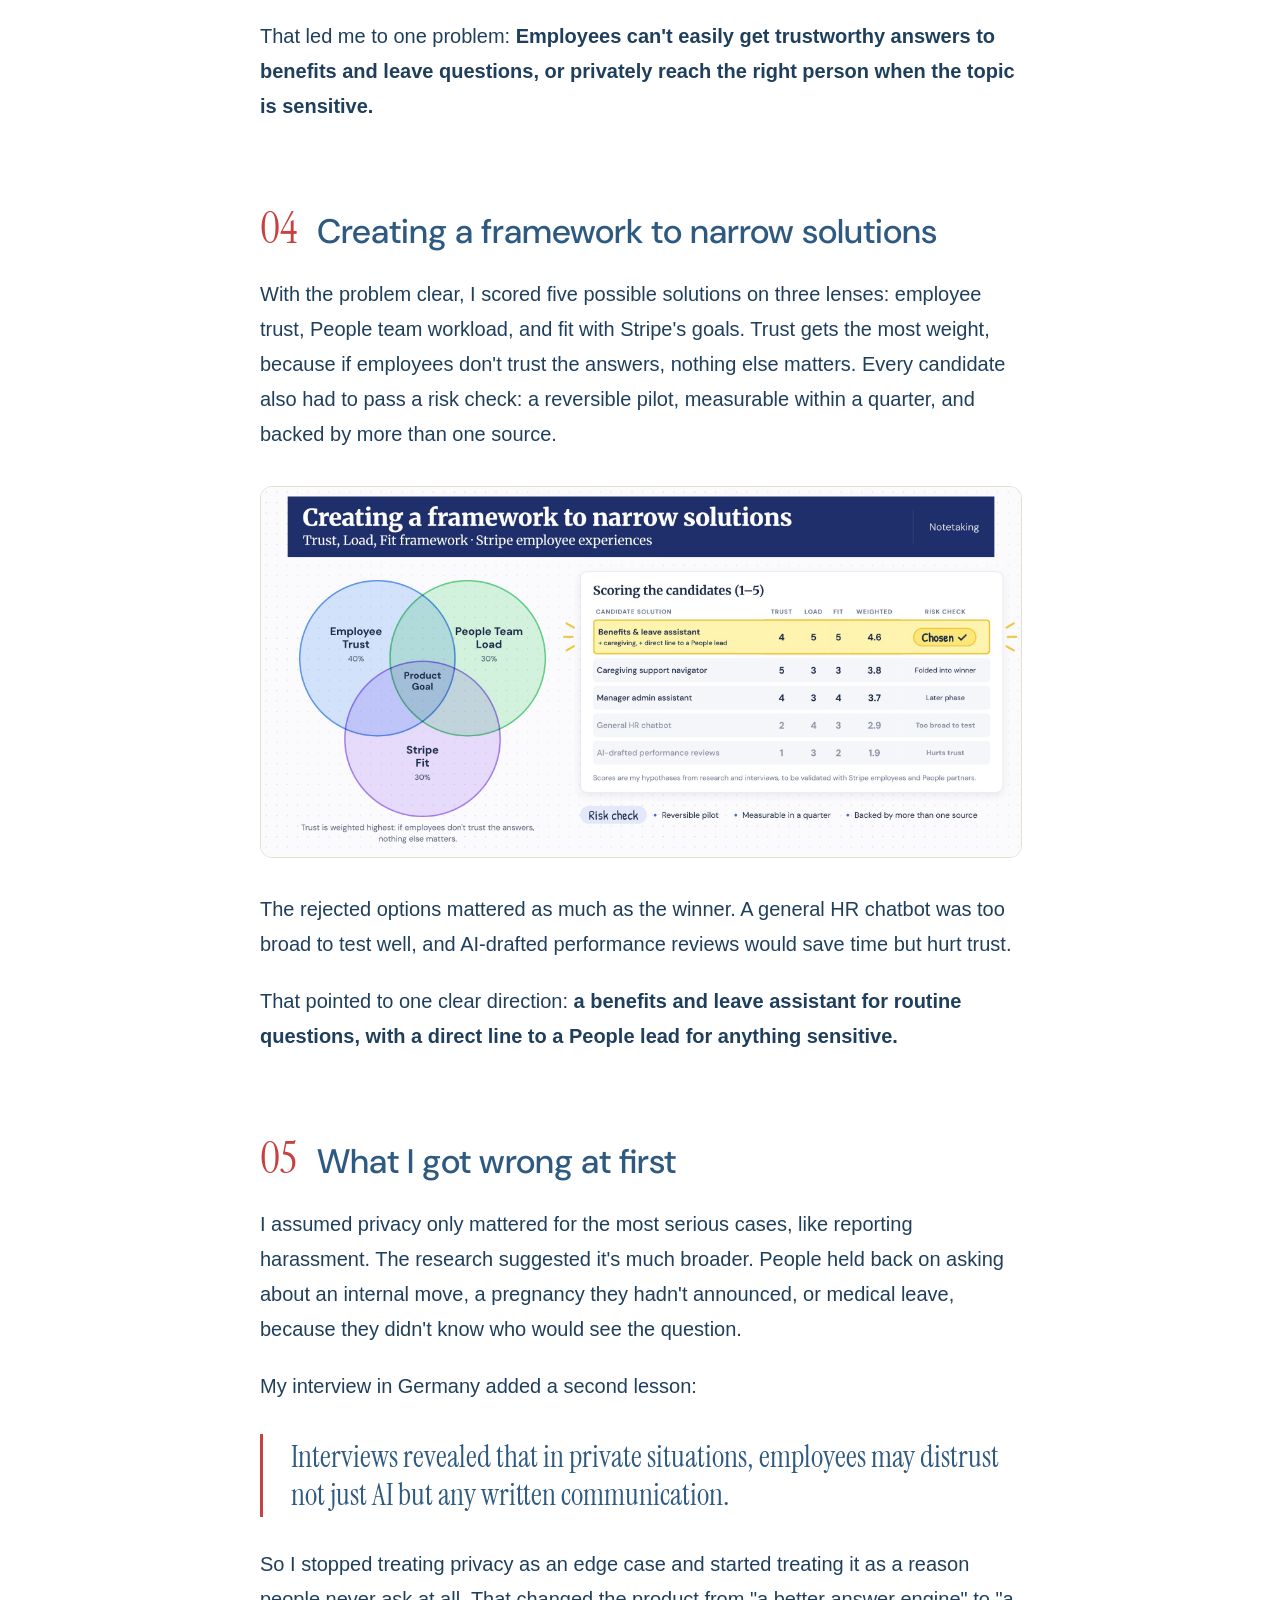
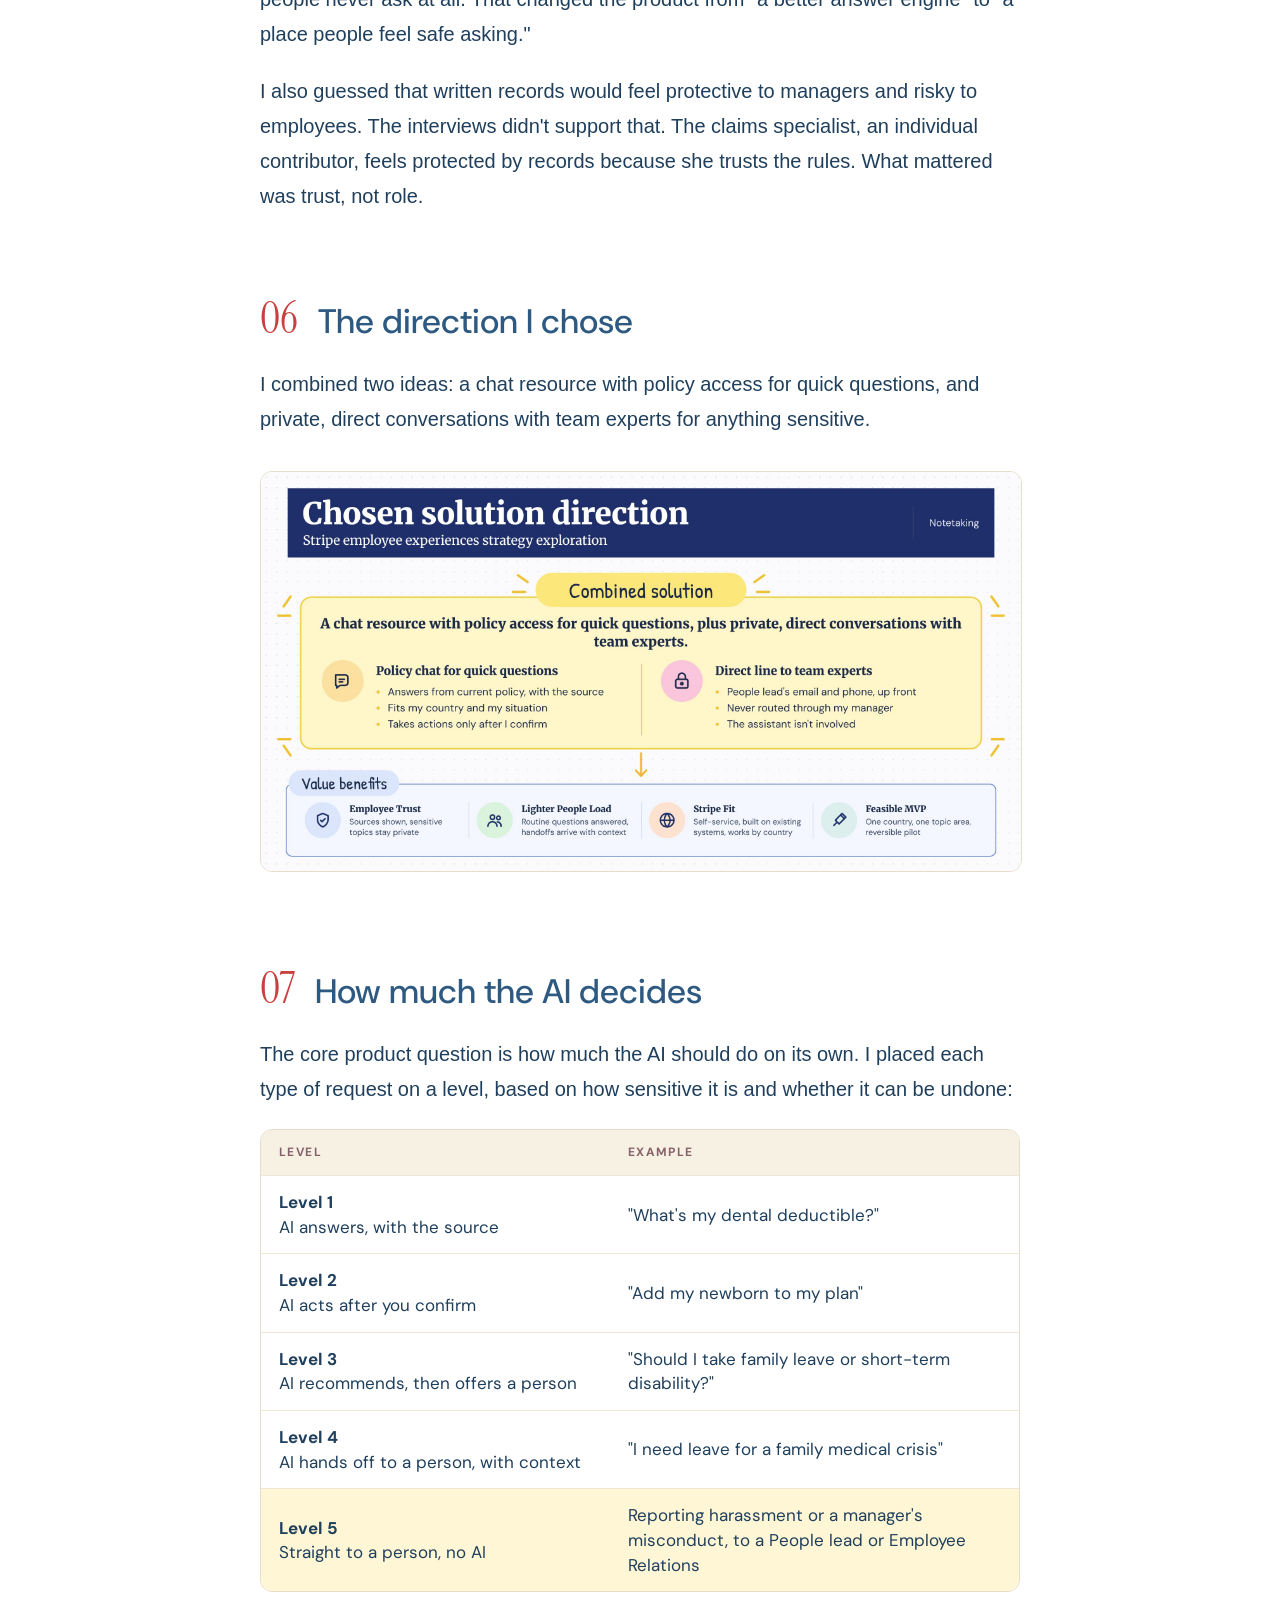
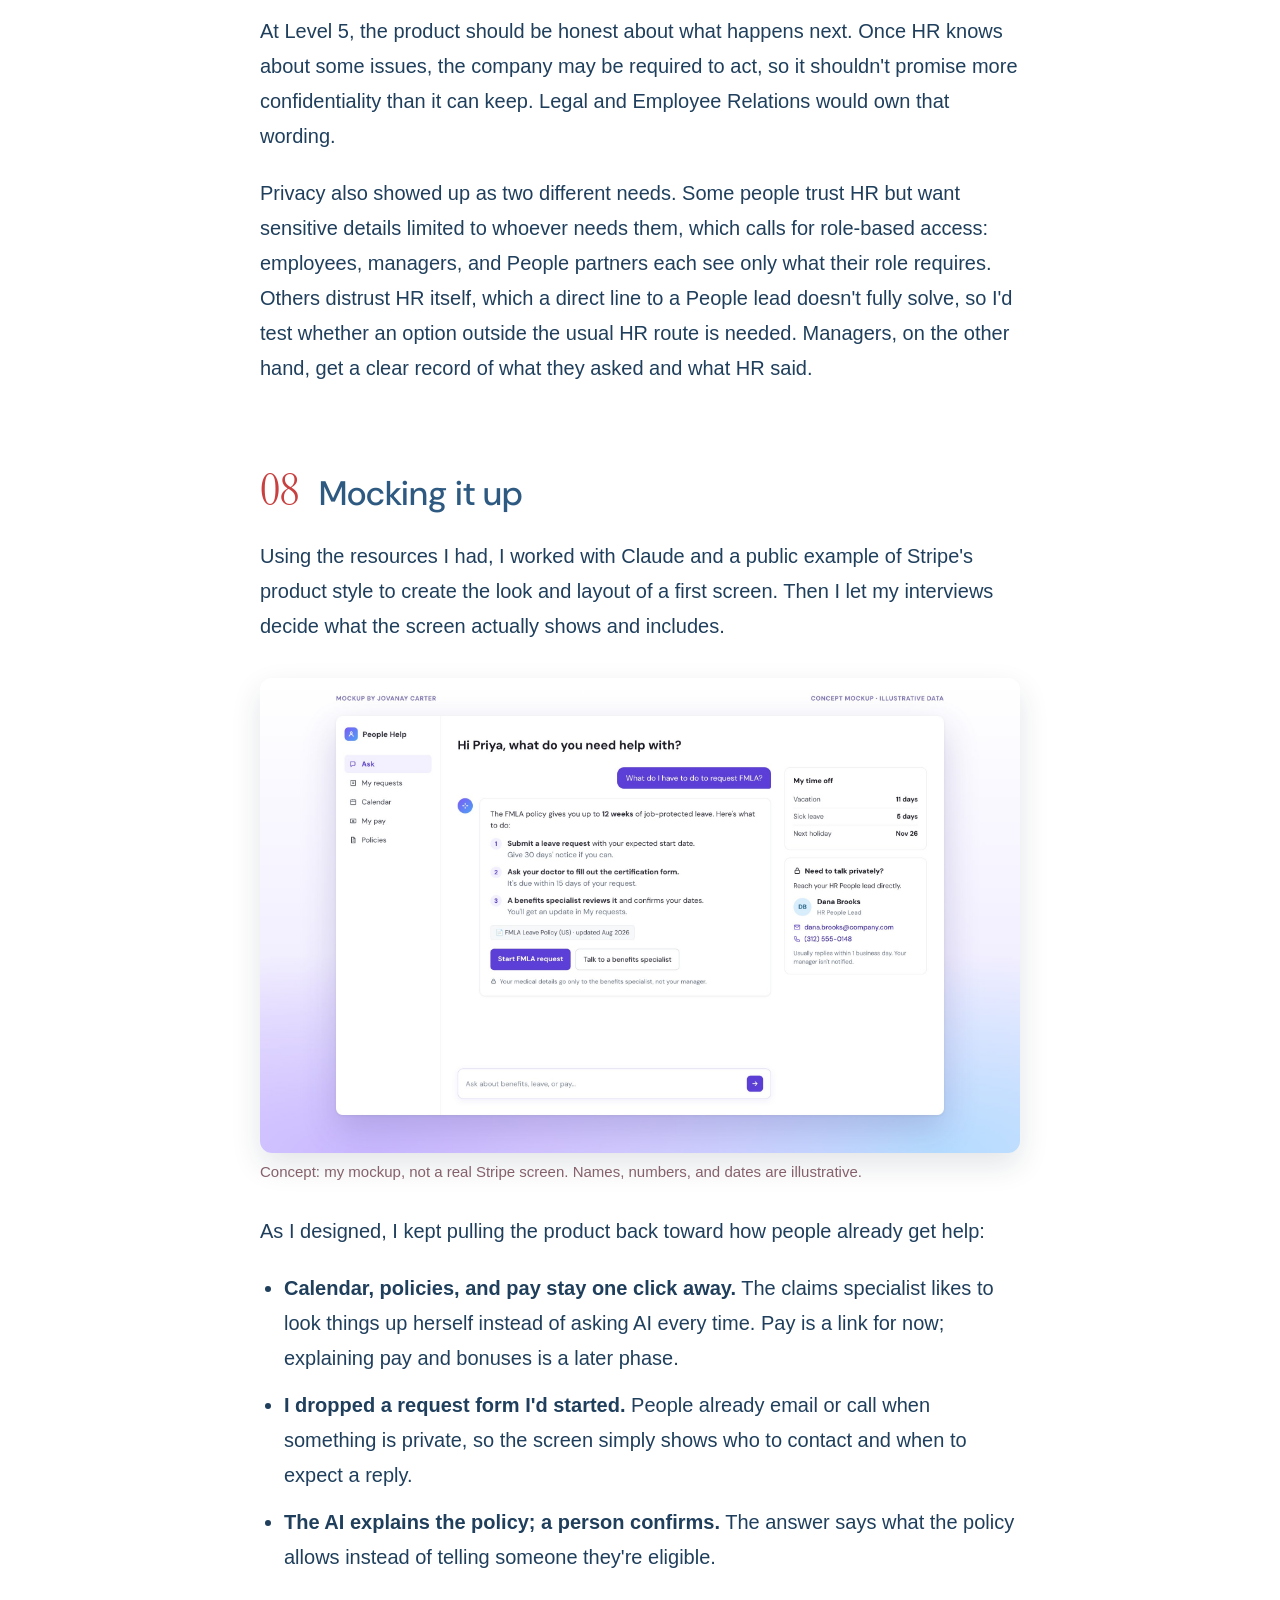
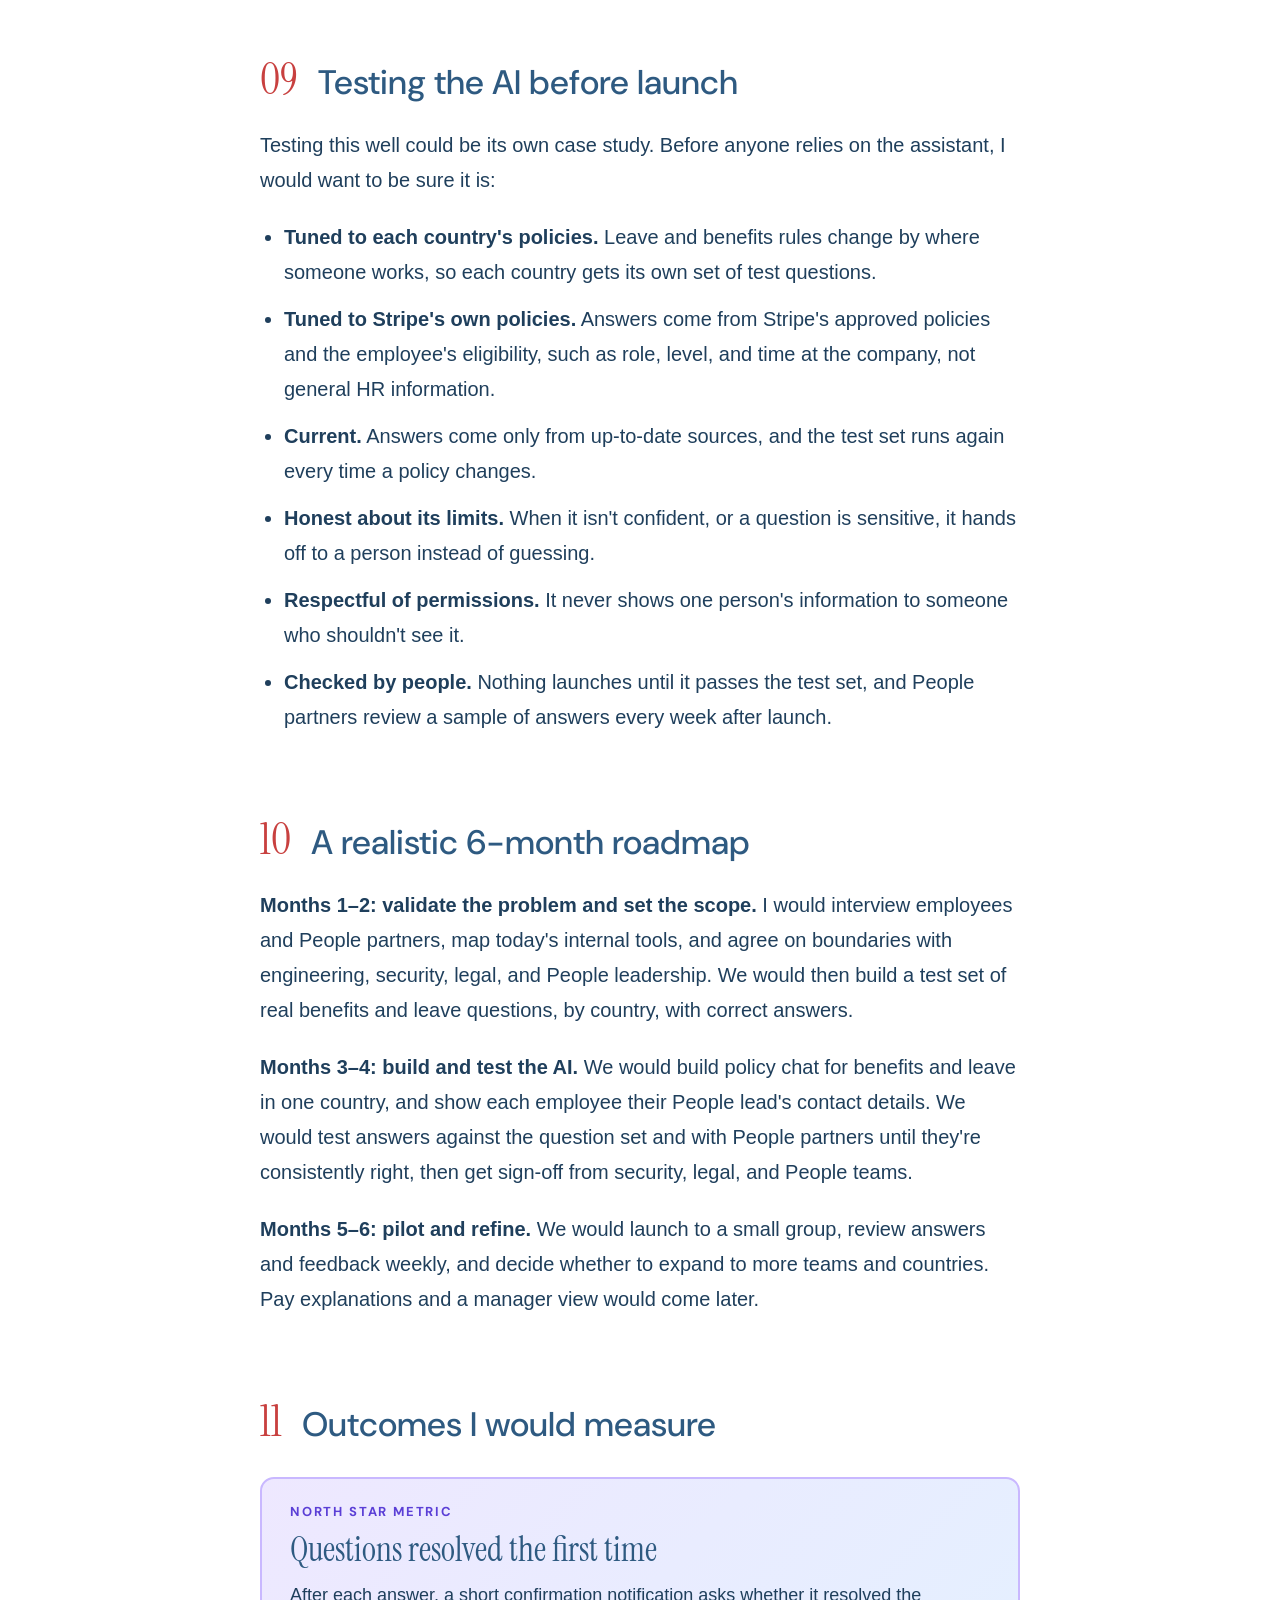
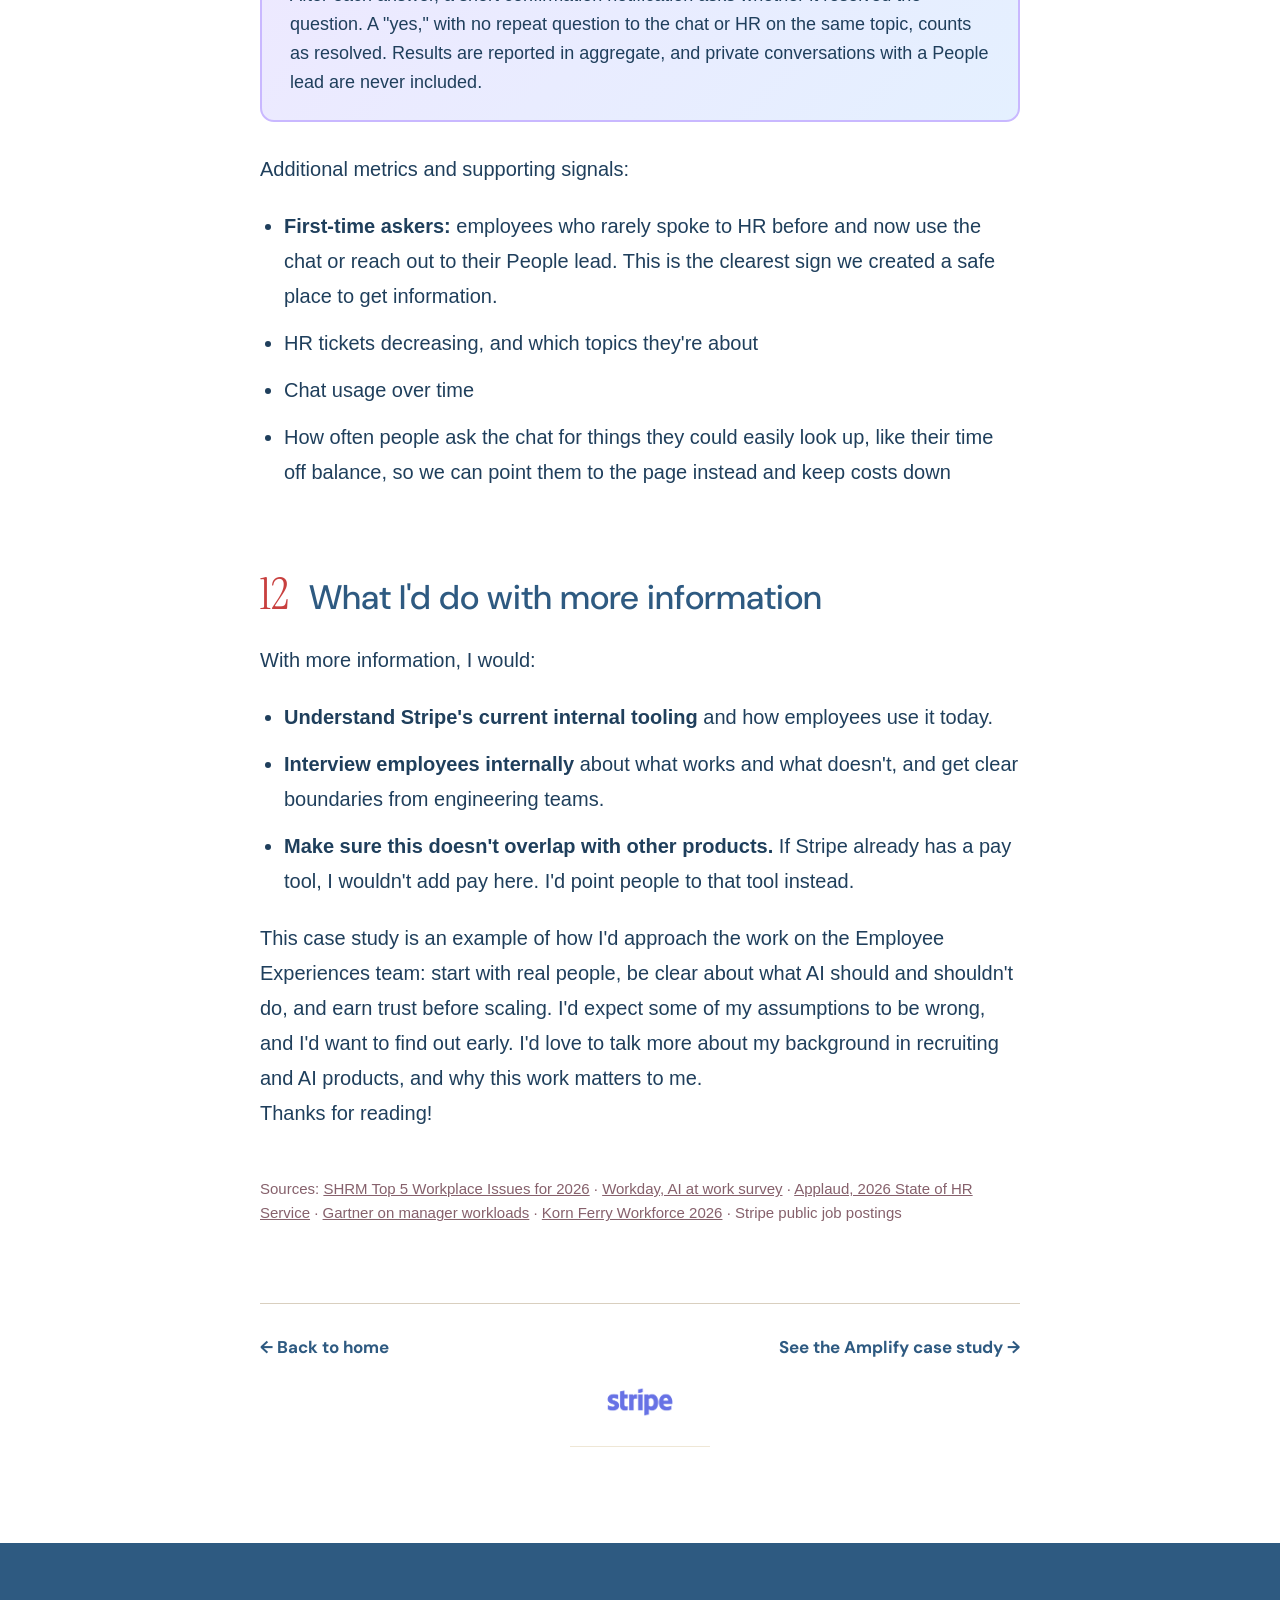
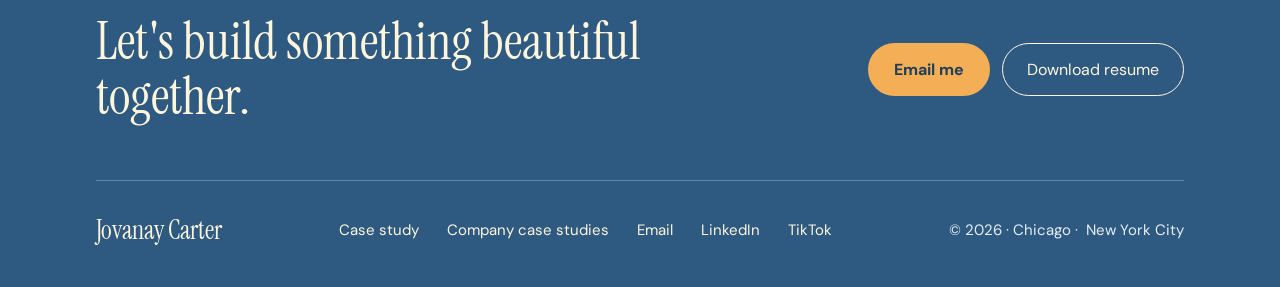
<file: stripe.html>
<!doctype html>
<html lang="en">
<head>
<meta charset="utf-8">
<meta name="viewport" content="width=device-width, initial-scale=1">
<title>Stripe Employee Experiences case study · Jovanay Carter</title>
<meta name="description" content="An outside product case study for Stripe Employee Experiences: trustworthy answers for employees on benefits and leave, with a private path to a person when it matters.">
<link rel="icon" href="images/jovanay-carter.jpg">
<link rel="preconnect" href="https://fonts.googleapis.com">
<link href="https://fonts.googleapis.com/css2?family=Instrument+Serif:ital@0;1&amp;family=DM+Sans:opsz,wght@9..40,300;9..40,400;9..40,500;9..40,700&amp;display=swap" rel="stylesheet">
<style>
#intro{scroll-margin-top:32px}
body{margin:0;background:#2E5A81}
a{color:#FDF6DC}a:hover{color:#F4AE55}
</style>
<link rel="stylesheet" href="site.css?v=13">
<!-- Google Analytics -->
<script async src="https://www.googletagmanager.com/gtag/js?id=G-7WJ1HY3163"></script>
<script>window.dataLayer=window.dataLayer||[];function gtag(){dataLayer.push(arguments);}gtag('js',new Date());gtag('config','G-7WJ1HY3163');</script>
<script src="analytics.js" defer></script>
<script src="toc.js?v=4" defer></script>
</head>
<body>
<div class="page" style=" display: flex; flex-direction: column; font-family: 'Helvetica Neue', Helvetica, sans-serif; color: #2E5A81; background: #ffffff; overflow-x: hidden">

<!-- MINI HERO -->
<nav id="top" style="height: 88px; box-sizing: border-box; padding: 0 96px; display: flex; align-items: center; justify-content: space-between; background: #2E5A81; color: #FDF6DC">
<a href="index.html" style="display: flex; align-items: center; gap: 12px; text-decoration: none">
<span aria-hidden="true" style="position: relative; display: inline-flex; width: 44px; height: 44px; align-items: center; justify-content: center"><span style="position: absolute; left: 0; bottom: 5px; width: 31px; height: 16px; background: #E34E4D"></span><span style="position: relative; font-family: 'Instrument Serif', serif; font-size: 36px; line-height: 1; color: #FDF6DC">JC</span></span>
<span style="font-family: 'DM Sans', sans-serif; font-weight: 700; font-size: 18px">Jovanay Carter</span>
</a>
<div style="display: flex; align-items: center; gap: 36px; font-family: 'DM Sans', sans-serif; font-size: 16px">
<a href="index.html#featured" style="text-decoration: none">Featured projects</a>
<a href="index.html#me" style="text-decoration: none">About me</a>
<a href="index.html#words" style="text-decoration: none">Recommendations</a>
<a href="case-studies.html" style="text-decoration: none">Company case studies</a>
<span style="display: flex; align-items: center; gap: 10px; margin-left: 4px">
<a href="Jovanay-Carter-Resume.pdf" target="_blank" rel="noopener" style="text-decoration: none; padding: 11px 20px; border-radius: 999px; background: #F4AE55; color: #1F3F5C; font-weight: 700">Resume</a>
<a href="https://www.linkedin.com/in/jovanay-carter/" target="_blank" rel="noopener" style="text-decoration: none; padding: 10px 18px; border: 1.5px solid #FDF6DC; border-radius: 999px">LinkedIn ↗</a>
</span>
</div>
</nav>
<header style="box-sizing: border-box; padding: 40px 96px 56px; background: #2E5A81; color: #FDF6DC; display: flex; flex-direction: column; gap: 36px">
<a href="index.html" style="align-self: flex-start; display: inline-flex; align-items: center; gap: 10px; padding: 10px 18px; border-radius: 999px; border: 1.5px solid rgba(253,246,220,0.45); color: #FDF6DC; text-decoration: none; font-family: 'DM Sans', sans-serif; font-size: 15px; font-weight: 600"><span style="color: #F4AE55; font-size: 18px; line-height: 1">←</span>Back to home</a>

<div style="display: flex; align-items: center; justify-content: space-between; gap: 56px; flex-wrap: wrap">
<div style="display: flex; flex-direction: column; gap: 14px; max-width: 760px; flex: 1 1 480px">
<span style="font-family: 'DM Sans', sans-serif; font-size: 13px; font-weight: 700; letter-spacing: 0.14em; text-transform: uppercase; color: #F4AE55">PRODUCT STRATEGY CASE STUDY FOR STRIPE</span>
<h1 style="margin: 0; font-family: 'Instrument Serif', serif; font-weight: 400; font-size: 56px; line-height: 1.05">Designing an HR assistant for employee benefits &amp; trust</h1>
</div>
<figure style="margin: 0; flex: 0 1 560px; min-width: 0; border-radius: 14px; overflow: hidden; background: #ffffff; box-shadow: 0 18px 40px rgba(10,25,45,0.35)"><span style="display: flex; align-items: center; height: 88px; padding: 0 28px; border-bottom: 1px solid #EFE7D6; background: #ffffff"><img src="images/logos/stripe-logo.png" alt="Stripe" width="800" height="380" style="display: block; height: 40px; width: auto; max-width: 180px; object-fit: contain; object-position: left center"></span>
<img src="images/stripe/header-crop.jpg" alt="Concept mockup of the People Help assistant answering an FMLA question" width="1600" height="1028" style="display: block; width: 100%; height: 360px; object-fit: cover; object-position: 0% 0%"></figure>
</div>

</header>

<!-- BODY -->
<a href="#top" class="to-top" style="position: fixed; right: 32px; bottom: 32px; z-index: 50; display: inline-flex; align-items: center; gap: 8px; padding: 12px 20px; border-radius: 999px; background: #ffffff; border: 1.5px solid #E6DDCB; color: #2E5A81; font-family: 'DM Sans', sans-serif; font-size: 15px; font-weight: 700; text-decoration: none; box-shadow: 0 8px 22px rgba(20,40,60,0.16)"><span aria-hidden="true">↑</span>Return to top</a>


<article style="flex-grow: 1; box-sizing: border-box; padding: 72px 0 96px; display: flex; flex-direction: column; align-items: center; background: #ffffff">

<div style="width: 760px; display: flex; flex-direction: column; gap: 22px">

<span id="intro" data-toc-plain="Intro" style="font-family: &quot;DM Sans&quot;, sans-serif; font-size: 13px; font-weight: 700; letter-spacing: 0.14em; text-transform: uppercase; color: rgb(200, 64, 63)">Watch the walkthrough</span><a href="https://www.loom.com/share/edc781e9525d421eb5af2cd3386daab4" target="_blank" rel="noopener" aria-label="Watch my Stripe case study walkthrough on Loom" style="position: relative; display: block; border-radius: 12px; overflow: hidden; background: #2E5A81; box-shadow: 0 14px 34px rgba(20,40,60,0.18); text-decoration: none; width: 769px; height: 537px">
<img src="images/stripe/loom-thumbnail.jpg" alt="Video thumbnail: Jovanay walking through her Stripe case study" width="853" height="704" style="display: block; width: 100%; height: 549px; aspect-ratio: 853 / 704; object-fit: cover; object-position: 50% 98.8934%">
<span style="position: absolute; inset: 0; display: flex; align-items: center; justify-content: center; background: rgba(31,63,92,0.28); width: 766px; height: 535px; left: 3px"><span style="width: 92px; height: 92px; border-radius: 50%; background: #F4AE55; display: flex; align-items: center; justify-content: center; box-shadow: 0 10px 24px rgba(20,40,60,0.35)"><svg width="34" height="34" viewBox="0 0 24 24" aria-hidden="true"><path d="M8 5v14l11-7z" fill="#1F3F5C"></path></svg></span></span>
</a><p style="margin: 0; font-family: 'DM Sans', sans-serif; font-size: 16px; line-height: 1.6; color: #86616C">Video of me walking through this case study with live voiceover. Opens in Loom.</p><div style="display: grid; grid-template-columns: repeat(2, minmax(0, 1fr)); gap: 16px 24px; padding: 24px 0; border-top: 1px solid #D9CFBF; border-bottom: 1px solid #D9CFBF"><div style="display: flex; flex-direction: column; gap: 4px"><span style="font-family: &quot;DM Sans&quot;, sans-serif; font-size: 12px; font-weight: 700; letter-spacing: 0.12em; text-transform: uppercase; color: rgb(134, 97, 108)">For</span><span style="font-family: &quot;DM Sans&quot;, sans-serif; font-size: 17px; color: rgb(31, 63, 92)">Stripe, Product Manager, Employee Experiences</span></div><div style="display: flex; flex-direction: column; gap: 4px"><span style="font-family: 'DM Sans', sans-serif; font-size: 12px; font-weight: 700; letter-spacing: 0.12em; text-transform: uppercase; color: #86616C">Author</span><span style="font-family: 'DM Sans', sans-serif; font-size: 17px; color: #1F3F5C">Jovanay Carter</span></div><div style="display: flex; flex-direction: column; gap: 4px"><span style="font-family: 'DM Sans', sans-serif; font-size: 12px; font-weight: 700; letter-spacing: 0.12em; text-transform: uppercase; color: #86616C">Product</span><span style="font-family: 'DM Sans', sans-serif; font-size: 17px; color: #1F3F5C">Internal People tools: benefits and leave</span></div><div style="display: flex; flex-direction: column; gap: 4px"><span style="font-family: &quot;DM Sans&quot;, sans-serif; font-size: 12px; font-weight: 700; letter-spacing: 0.12em; text-transform: uppercase; color: rgb(134, 97, 108)">Description</span><span style="font-family: &quot;DM Sans&quot;, sans-serif; font-size: 17px; color: rgb(31, 63, 92)">Product Strategy Case Study</span></div></div>



<p style="margin: 0; padding: 12px 16px; border-left: 3px solid #E6DDCB; border-radius: 6px; font-family: 'DM Sans', sans-serif; font-size: 15px; line-height: 1.55; color: #6b7a8c; background-color: transparent"><b>Note: This is an outside case study.</b>&nbsp;Built from public research about Stripe.</p><h2 id="s01" data-toc="My understanding" style="margin: 56px 0 0; display: flex; gap: 20px; align-items: baseline; font-family: 'DM Sans', sans-serif; font-weight: 500; font-size: 34px; line-height: 1.2; color: #2E5A81"><span style="font-family: 'Instrument Serif', serif; font-weight: 400; font-size: 44px; color: #C8403F">01</span>My understanding of Stripe's Employee Experiences team</h2>
<figure style="margin: 12px 0; display: flex; flex-direction: column; gap: 10px; width: 766px; height: 321px"><img src="images/stripe/cover-wide.jpg" alt="Two colleagues working together on a laptop on bright, cushioned stadium seating in an office" width="864" height="540" style="width: 764px; height: 315px; display: block; aspect-ratio: 864 / 540; border-radius: 12px; object-fit: cover; object-position: 50% 9.193%"></figure><p style="margin: 0; font-size: 20px; line-height: 1.75; color: #1F3F5C">This team builds internal products for Stripe's own employees, managers, and People professionals. The goal is to make routine questions and tasks self-service, while making sure anything that needs judgment or care reaches the right person with the right context.</p>
<p style="margin: 0; font-size: 20px; line-height: 1.75; color: #1F3F5C">Based on Stripe's public job postings, People information lives across a few separate places: Workday for employee records, an internal wiki for policies, and a ticketing system for HR questions. This case study focuses on the moment an employee has a benefits or leave question and has to figure out where to go.</p>


<h2 id="s02" data-toc="Why I started here" style="margin: 56px 0 0; display: flex; gap: 20px; align-items: baseline; font-family: 'DM Sans', sans-serif; font-weight: 500; font-size: 34px; line-height: 1.2; color: #2E5A81"><span style="font-family: 'Instrument Serif', serif; font-weight: 400; font-size: 44px; color: #C8403F">02</span>Why I started here</h2>
<p style="margin: 0; font-size: 20px; line-height: 1.75; color: #1F3F5C">I started my career in technical recruiting at Google and Codecademy, so I've been on the People side of these questions. Later I built The Dev Difference, an AI interviewer, where trust and human decisions were central to the product. This role sits right where those two experiences meet.</p>
<p style="margin: 0; font-size: 20px; line-height: 1.75; color: #1F3F5C">In building the previous AI tool, the constraint I learned to keep in mind with AI is trust and quality over speed. Security, legal, and Employee Relations rightly move carefully with employee data, so anything I proposed had to earn trust first and scale second.</p>

<h2 id="s03" data-toc="Research signals" style="margin: 56px 0 0; display: flex; gap: 20px; align-items: baseline; font-family: 'DM Sans', sans-serif; font-weight: 500; font-size: 34px; line-height: 1.2; color: #2E5A81"><span style="font-family: 'Instrument Serif', serif; font-weight: 400; font-size: 44px; color: #C8403F">03</span>Research signals</h2>
<p style="margin: 0; font-size: 20px; line-height: 1.75; color: #1F3F5C">I combined public research, 4 real interviews, and 11 simulated personas. For the interviews, I talked with people working within a system or company of 500+ employees that has an HR department, using a short guide I could run in about 10 minutes.</p>
<figure id="s-interviews" data-toc-sub="Interview questions" style="scroll-margin-top: 32px; margin: 12px 0; display: flex; flex-direction: column; gap: 10px"><img src="images/stripe/interview-guide.jpg?v=2" alt="10-minute interview guide. Customer segment: people working within a system or company of 500+ employees that has an HR department, including a healthcare billing company in Chicago, an IT company in Germany, and a public-sector manager of about 250 people. Six highlight questions on sticky notes: role and company, the last time you needed HR, benefits, privacy and trust, AI trust, and a magic wand question." width="2400" height="1005" style="width: 100%; height: auto; display: block; border-radius: 12px; border: 1px solid #E6DDCB"></figure>
<p style="margin: 0; font-size: 20px; line-height: 1.75; color: #1F3F5C">The real interviews made the problems concrete. One person spent a week going from her VP to HR to another team to get her bonus explained. Another wanted her medical details seen only by whoever needs them. A software engineer at a global tech company emailed an HR alias about taxes after moving back from the UK, got redirected, and waited days for a full answer. She also found out late about legal and discount benefits she already had. On anything sensitive, one was blunt:</p>
<blockquote style="margin: 8px 0; padding: 4px 0 4px 28px; border-left: 3px solid #C8403F; font-family: 'Instrument Serif', serif; font-size: 30px; line-height: 1.25; color: #2E5A81">“Even if you say it’s private, it’s not private.”</blockquote>
<p style="margin: 0; font-size: 20px; line-height: 1.75; color: #1F3F5C">All four drew the same line for AI: facts and simple lookups are fine, but a person should handle anything specific to their situation.</p>
<p style="margin: 0; font-size: 20px; line-height: 1.75; color: #1F3F5C">I sorted every signal on sticky notes until patterns appeared. Three kinds of people emerged, each stuck on a different problem: finding an answer they trust, reaching the right person, or feeling safe enough to ask. With only four real interviews, I treat the simulated findings as directional.</p>
<figure id="s-archetypes" data-toc-sub="Archetypes" style="scroll-margin-top: 32px; margin: 12px 0; display: flex; flex-direction: column; gap: 10px"><img src="images/stripe/archetypes.jpg?v=4" alt="Who needs help, and why: three employee archetypes by problem type, each with a small illustrated character and sticky notes from real interviews, simulated personas, and research. The Searcher can't find an answer they trust. The Direct Asker gets bounced between people. The Holder-Back doesn't feel safe asking. Below, the prioritized problem: employees can't easily get trustworthy benefits and leave answers, or privately reach the right person." width="2400" height="1155" style="width: 100%; height: auto; display: block; border-radius: 12px; border: 1px solid #E6DDCB"></figure>
<p style="margin: 0; font-size: 20px; line-height: 1.75; color: #1F3F5C">That led me to one problem: <strong>Employees can't easily get trustworthy answers to benefits and leave questions, or privately reach the right person when the topic is sensitive.</strong></p>

<h2 id="s04" data-toc="Solutions framework" style="margin: 56px 0 0; display: flex; gap: 20px; align-items: baseline; font-family: 'DM Sans', sans-serif; font-weight: 500; font-size: 34px; line-height: 1.2; color: #2E5A81"><span style="font-family: 'Instrument Serif', serif; font-weight: 400; font-size: 44px; color: #C8403F">04</span>Creating a framework to narrow solutions</h2>
<p style="margin: 0; font-size: 20px; line-height: 1.75; color: #1F3F5C">With the problem clear, I scored five possible solutions on three lenses: employee trust, People team workload, and fit with Stripe's goals. Trust gets the most weight, because if employees don't trust the answers, nothing else matters. Every candidate also had to pass a risk check: a reversible pilot, measurable within a quarter, and backed by more than one source.</p>
<figure style="margin: 12px 0; display: flex; flex-direction: column; gap: 10px"><img src="images/stripe/framework.jpg" alt="Creating a framework to narrow solutions: a Trust, Load, Fit Venn diagram (Employee Trust 40%, People Team Load 30%, Stripe Fit 30%) next to a scorecard of five candidate solutions. A benefits and leave assistant scores highest at 4.6 and is chosen. A general HR chatbot and AI-drafted performance reviews are rejected." width="2400" height="1170" style="width: 100%; height: auto; display: block; border-radius: 12px; border: 1px solid #E6DDCB"></figure>
<p style="margin: 0; font-size: 20px; line-height: 1.75; color: #1F3F5C">The rejected options mattered as much as the winner. A general HR chatbot was too broad to test well, and AI-drafted performance reviews would save time but hurt trust.</p>
<p style="margin: 0; font-size: 20px; line-height: 1.75; color: #1F3F5C">That pointed to one clear direction: <strong>a benefits and leave assistant for routine questions, with a direct line to a People lead for anything sensitive.</strong></p>

<h2 id="s05" data-toc="What I got wrong" style="margin: 56px 0 0; display: flex; gap: 20px; align-items: baseline; font-family: 'DM Sans', sans-serif; font-weight: 500; font-size: 34px; line-height: 1.2; color: #2E5A81"><span style="font-family: 'Instrument Serif', serif; font-weight: 400; font-size: 44px; color: #C8403F">05</span>What I got wrong at first</h2>
<p style="margin: 0; font-size: 20px; line-height: 1.75; color: #1F3F5C">I assumed privacy only mattered for the most serious cases, like reporting harassment. The research suggested it's much broader. People held back on asking about an internal move, a pregnancy they hadn't announced, or medical leave, because they didn't know who would see the question.</p><p style="margin: 0; font-size: 20px; line-height: 1.75; color: #1F3F5C">My interview in Germany added a second lesson:</p><blockquote style="margin: 8px 0; padding: 4px 0 4px 28px; border-left: 3px solid #C8403F; font-family: 'Instrument Serif', serif; font-size: 30px; line-height: 1.25; color: #2E5A81">Interviews revealed that in private situations, employees may distrust not just AI but any written communication.</blockquote>
<p style="margin: 0; font-size: 20px; line-height: 1.75; color: #1F3F5C">So I stopped treating privacy as an edge case and started treating it as a reason people never ask at all. That changed the product from "a better answer engine" to "a place people feel safe asking."</p>
<p style="margin: 0; font-size: 20px; line-height: 1.75; color: #1F3F5C">I also guessed that written records would feel protective to managers and risky to employees. The interviews didn't support that. The claims specialist, an individual contributor, feels protected by records because she trusts the rules. What mattered was trust, not role.</p>

<h2 id="s06" data-toc="Solution direction" style="margin: 56px 0 0; display: flex; gap: 20px; align-items: baseline; font-family: 'DM Sans', sans-serif; font-weight: 500; font-size: 34px; line-height: 1.2; color: #2E5A81"><span style="font-family: 'Instrument Serif', serif; font-weight: 400; font-size: 44px; color: #C8403F">06</span>The direction I chose</h2>
<p style="margin: 0; font-size: 20px; line-height: 1.75; color: #1F3F5C">I combined two ideas: a chat resource with policy access for quick questions, and private, direct conversations with team experts for anything sensitive.</p>
<figure style="margin: 12px 0; display: flex; flex-direction: column; gap: 10px"><img src="images/stripe/chosen-direction.jpg" alt="Chosen solution direction: a chat resource with policy access for quick questions, plus private, direct conversations with team experts. Policy chat answers from current policy with the source, fits the employee's country and situation, and takes actions only after they confirm. The direct line shows the People lead's email and phone up front, is never routed through the employee's manager, and doesn't involve the assistant." width="2400" height="1260" style="width: 100%; height: auto; display: block; border-radius: 12px; border: 1px solid #E6DDCB"></figure>
<h2 id="s07" data-toc="Setting AI boundaries" style="margin: 56px 0 0; display: flex; gap: 20px; align-items: baseline; font-family: 'DM Sans', sans-serif; font-weight: 500; font-size: 34px; line-height: 1.2; color: #2E5A81"><span style="font-family: 'Instrument Serif', serif; font-weight: 400; font-size: 44px; color: #C8403F">07</span>How much the AI decides</h2>
<p style="margin: 0; font-size: 20px; line-height: 1.75; color: #1F3F5C">The core product question is how much the AI should do on its own. I placed each type of request on a level, based on how sensitive it is and whether it can be undone:</p>
<div style="border: 1px solid #E6DDCB; border-radius: 12px; overflow: hidden; font-family: 'DM Sans', sans-serif"><table style="width: 100%; border-collapse: collapse; font-size: 17px; line-height: 1.45; color: #1F3F5C">
<thead><tr style="background: #F7F1E3; text-align: left"><th style="padding: 14px 18px; font-size: 12px; letter-spacing: 0.12em; text-transform: uppercase; color: #86616C">Level</th><th style="padding: 14px 18px; font-size: 12px; letter-spacing: 0.12em; text-transform: uppercase; color: #86616C">Example</th></tr></thead>
<tbody>
<tr style="border-top: 1px solid #EFE7D6"><td style="padding: 14px 18px; width: 46%"><strong>Level 1</strong><br>AI answers, with the source</td><td style="padding: 14px 18px">"What's my dental deductible?"</td></tr>
<tr style="border-top: 1px solid #EFE7D6"><td style="padding: 14px 18px; width: 46%"><strong>Level 2</strong><br>AI acts after you confirm</td><td style="padding: 14px 18px">"Add my newborn to my plan"</td></tr>
<tr style="border-top: 1px solid #EFE7D6"><td style="padding: 14px 18px; width: 46%"><strong>Level 3</strong><br>AI recommends, then offers a person</td><td style="padding: 14px 18px">"Should I take family leave or short-term disability?"</td></tr>
<tr style="border-top: 1px solid #EFE7D6"><td style="padding: 14px 18px; width: 46%"><strong>Level 4</strong><br>AI hands off to a person, with context</td><td style="padding: 14px 18px">"I need leave for a family medical crisis"</td></tr>
<tr style="border-top: 1px solid #EFE7D6; background: #FFF6D6"><td style="padding: 14px 18px; width: 46%"><strong>Level 5</strong><br>Straight to a person, no AI</td><td style="padding: 14px 18px">Reporting harassment or a manager's misconduct, to a People lead or Employee Relations</td></tr>
</tbody></table></div>
<p style="margin: 0; font-size: 20px; line-height: 1.75; color: #1F3F5C">At Level 5, the product should be honest about what happens next. Once HR knows about some issues, the company may be required to act, so it shouldn't promise more confidentiality than it can keep. Legal and Employee Relations would own that wording.</p>
<p style="margin: 0; font-size: 20px; line-height: 1.75; color: #1F3F5C">Privacy also showed up as two different needs. Some people trust HR but want sensitive details limited to whoever needs them, which calls for role-based access: employees, managers, and People partners each see only what their role requires. Others distrust HR itself, which a direct line to a People lead doesn't fully solve, so I'd test whether an option outside the usual HR route is needed. Managers, on the other hand, get a clear record of what they asked and what HR said.</p>

<h2 id="s08" data-toc="Mocking it up" style="margin: 56px 0 0; display: flex; gap: 20px; align-items: baseline; font-family: 'DM Sans', sans-serif; font-weight: 500; font-size: 34px; line-height: 1.2; color: #2E5A81"><span style="font-family: 'Instrument Serif', serif; font-weight: 400; font-size: 44px; color: #C8403F">08</span>Mocking it up</h2>
<p style="margin: 0; font-size: 20px; line-height: 1.75; color: #1F3F5C">Using the resources I had, I worked with Claude and a public example of Stripe's product style to create the look and layout of a first screen. Then I let my interviews decide what the screen actually shows and includes.</p>
<figure style="margin: 12px 0; display: flex; flex-direction: column; gap: 10px"><img src="images/stripe/mockup.jpg" width="2400" height="1500" alt="Concept mockup of a People Help assistant. An employee asks what they need to do to request FMLA. The answer says the FMLA policy gives up to 12 weeks of job-protected leave and lists three steps, cites the policy with its last-updated date, and offers buttons to start the request or talk to a benefits specialist. The sidebar links to My requests, Calendar, My pay, and Policies. Side cards show time off balances and the HR People lead's email and phone for private conversations." style="width: 100%; height: auto; display: block; border-radius: 12px; box-shadow: 0 12px 30px rgba(20,40,60,0.12)"><figcaption style="font-size: 15px; color: #86616C">Concept: my mockup, not a real Stripe screen. Names, numbers, and dates are illustrative.</figcaption></figure>
<p style="margin: 0; font-size: 20px; line-height: 1.75; color: #1F3F5C">As I designed, I kept pulling the product back toward how people already get help:</p>
<ul style="margin: 0; padding-left: 24px; display: flex; flex-direction: column; gap: 12px; font-size: 20px; line-height: 1.75; color: #1F3F5C"><li><strong>Calendar, policies, and pay stay one click away.</strong> The claims specialist likes to look things up herself instead of asking AI every time. Pay is a link for now; explaining pay and bonuses is a later phase.</li><li><strong>I dropped a request form I'd started.</strong> People already email or call when something is private, so the screen simply shows who to contact and when to expect a reply.</li><li><strong>The AI explains the policy; a person confirms.</strong> The answer says what the policy allows instead of telling someone they're eligible.</li></ul>

<h2 id="s09" data-toc="Testing the AI" style="margin: 56px 0 0; display: flex; gap: 20px; align-items: baseline; font-family: 'DM Sans', sans-serif; font-weight: 500; font-size: 34px; line-height: 1.2; color: #2E5A81"><span style="font-family: 'Instrument Serif', serif; font-weight: 400; font-size: 44px; color: #C8403F">09</span>Testing the AI before launch</h2>
<p style="margin: 0; font-size: 20px; line-height: 1.75; color: #1F3F5C">Testing this well could be its own case study. Before anyone relies on the assistant, I would want to be sure it is:</p>
<ul style="margin: 0; padding-left: 24px; display: flex; flex-direction: column; gap: 12px; font-size: 20px; line-height: 1.75; color: #1F3F5C"><li><strong>Tuned to each country's policies.</strong> Leave and benefits rules change by where someone works, so each country gets its own set of test questions.</li><li><strong>Tuned to Stripe's own policies.</strong> Answers come from Stripe's approved policies and the employee's eligibility, such as role, level, and time at the company, not general HR information.</li><li><strong>Current.</strong> Answers come only from up-to-date sources, and the test set runs again every time a policy changes.</li><li><strong>Honest about its limits.</strong> When it isn't confident, or a question is sensitive, it hands off to a person instead of guessing.</li><li><strong>Respectful of permissions.</strong> It never shows one person's information to someone who shouldn't see it.</li><li><strong>Checked by people.</strong> Nothing launches until it passes the test set, and People partners review a sample of answers every week after launch.</li></ul>
<h2 id="s10" data-toc="MVP roadmap" style="margin: 56px 0 0; display: flex; gap: 20px; align-items: baseline; font-family: 'DM Sans', sans-serif; font-weight: 500; font-size: 34px; line-height: 1.2; color: #2E5A81"><span style="font-family: 'Instrument Serif', serif; font-weight: 400; font-size: 44px; color: #C8403F">10</span>A realistic 6-month roadmap</h2>
<p style="margin: 0; font-size: 20px; line-height: 1.75; color: #1F3F5C"><strong>Months 1–2: validate the problem and set the scope.</strong> I would interview employees and People partners, map today's internal tools, and agree on boundaries with engineering, security, legal, and People leadership. We would then build a test set of real benefits and leave questions, by country, with correct answers.</p>
<p style="margin: 0; font-size: 20px; line-height: 1.75; color: #1F3F5C"><strong>Months 3–4: build and test the AI.</strong> We would build policy chat for benefits and leave in one country, and show each employee their People lead's contact details. We would test answers against the question set and with People partners until they're consistently right, then get sign-off from security, legal, and People teams.</p>
<p style="margin: 0; font-size: 20px; line-height: 1.75; color: #1F3F5C"><strong>Months 5–6: pilot and refine.</strong> We would launch to a small group, review answers and feedback weekly, and decide whether to expand to more teams and countries. Pay explanations and a manager view would come later.</p>
<h2 id="s11" data-toc="Metrics &amp; North Star" style="margin: 56px 0 0; display: flex; gap: 20px; align-items: baseline; font-family: 'DM Sans', sans-serif; font-weight: 500; font-size: 34px; line-height: 1.2; color: #2E5A81"><span style="font-family: 'Instrument Serif', serif; font-weight: 400; font-size: 44px; color: #C8403F">11</span>Outcomes I would measure</h2>
<div style="margin: 8px 0; padding: 24px 28px; background: linear-gradient(135deg, #EEE8FF 0%, #E4F0FF 100%); border: 2px solid #C9B8FF; border-radius: 14px; display: flex; flex-direction: column; gap: 10px; color: #e6eef5"><span style="font-family: &quot;DM Sans&quot;, sans-serif; font-size: 13px; font-weight: 700; letter-spacing: 0.14em; text-transform: uppercase; color: #5B3FD6">North star metric</span><span style="font-family: &quot;Instrument Serif&quot;, serif; font-size: 34px; line-height: 1.2; color: rgb(46, 90, 129)">Questions resolved the first time</span><span style="font-size: 18px; line-height: 1.6; color: rgb(31, 63, 92)">After each answer, a short confirmation notification asks whether it resolved the question. A "yes," with no repeat question to the chat or HR on the same topic, counts as resolved. Results are reported in aggregate, and private conversations with a People lead are never included.</span></div>
<p style="margin: 0; font-size: 20px; line-height: 1.75; color: #1F3F5C">Additional metrics and supporting signals:</p>
<ul style="margin: 0; padding-left: 24px; display: flex; flex-direction: column; gap: 12px; font-size: 20px; line-height: 1.75; color: #1F3F5C"><li><strong>First-time askers:</strong> employees who rarely spoke to HR before and now use the chat or reach out to their People lead. This is the clearest sign we created a safe place to get information.</li><li>HR tickets decreasing, and which topics they're about</li><li>Chat usage over time</li><li>How often people ask the chat for things they could easily look up, like their time off balance, so we can point them to the page instead and keep costs down</li></ul>
<h2 id="s12" data-toc="With more information" style="margin: 56px 0 0; display: flex; gap: 20px; align-items: baseline; font-family: 'DM Sans', sans-serif; font-weight: 500; font-size: 34px; line-height: 1.2; color: #2E5A81"><span style="font-family: 'Instrument Serif', serif; font-weight: 400; font-size: 44px; color: #C8403F">12</span>What I'd do with more information</h2>
<p style="margin: 0; font-size: 20px; line-height: 1.75; color: #1F3F5C">With more information, I would:</p>
<ul style="margin: 0; padding-left: 24px; display: flex; flex-direction: column; gap: 12px; font-size: 20px; line-height: 1.75; color: #1F3F5C"><li><strong>Understand Stripe's current internal tooling</strong> and how employees use it today.</li><li><strong>Interview employees internally</strong> about what works and what doesn't, and get clear boundaries from engineering teams.</li><li><strong>Make sure this doesn't overlap with other products.</strong> If Stripe already has a pay tool, I wouldn't add pay here. I'd point people to that tool instead.</li></ul>
<p style="margin: 0; font-size: 20px; line-height: 1.75; color: #1F3F5C">This case study is an example of how I'd approach the work on the Employee Experiences team: start with real people, be clear about what AI should and shouldn't do, and earn trust before scaling. I'd expect some of my assumptions to be wrong, and I'd want to find out early. I'd love to talk more about my background in recruiting and AI products, and why this work matters to me.<br>Thanks for reading!</p>

<p style="margin: 24px 0 0; font-size: 15px; line-height: 1.6; color: #86616C">Sources: <a href="https://www.shrm.org/advocacy/shrm-reveals-top-5-workplace-issues-for-2026" target="_blank" rel="noopener" style="color: #86616C">SHRM Top 5 Workplace Issues for 2026</a> · <a href="https://www.workday.com/en-us/perspectives/ai/ai-at-work-september.html" target="_blank" rel="noopener" style="color: #86616C">Workday, AI at work survey</a> · <a href="https://tools.prnewswire.com/en-us/live/20823/release/20260115EN61063" target="_blank" rel="noopener" style="color: #86616C">Applaud, 2026 State of HR Service</a> · <a href="https://www.hcamag.com/ca/specialization/leadership/completely-unmanageable-helping-managers-deal-with-impossible-workloads/450510" target="_blank" rel="noopener" style="color: #86616C">Gartner on manager workloads</a> · <a href="https://www.staffingindustry.com/news/global-daily-news/most-workers-say-their-workload-has-surged-some-cant-deliver-results" target="_blank" rel="noopener" style="color: #86616C">Korn Ferry Workforce 2026</a> · Stripe public job postings</p>

<div style="margin-top: 56px; padding-top: 32px; border-top: 1px solid #D9CFBF; display: flex; justify-content: space-between; align-items: center; font-family: 'DM Sans', sans-serif; font-size: 17px"><a href="index.html" style="color: #2E5A81; text-decoration: none; font-weight: 700">← Back to home</a><a href="amplify.html" style="color: #2E5A81; text-decoration: none; font-weight: 700">See the Amplify case study →</a></div>
</div>
<span style="display: flex; align-items: center; height: 88px; padding: 0 28px; border-bottom: 1px solid #EFE7D6; background: #ffffff"><img src="images/logos/stripe-logo.png" alt="" width="800" height="380" style="display: block; height: 40px; width: auto; max-width: 180px; object-fit: contain; object-position: left center"></span></article>

<!-- FOOTER -->
<footer style="box-sizing: border-box; padding: 72px 96px 0; background: #2E5A81; color: #FDF6DC; display: grid; grid-template-columns: repeat(12, minmax(0, 1fr)); column-gap: 24px; align-content: start">
<div style="grid-column: 1 / span 7; display: flex; align-items: center; gap: 32px"><h2 style="margin: 0; font-family: 'Instrument Serif', serif; font-weight: 400; font-size: 52px; line-height: 1.05">Let's build something beautiful together.<br></h2></div>
<div style="grid-column: 8 / span 5; display: flex; gap: 12px; justify-content: flex-end; align-items: center; flex-wrap: wrap; font-family: 'DM Sans', sans-serif; font-size: 16px">
<a href="mailto:jovanay.d.carter@gmail.com" style="text-decoration: none; background: #F4AE55; color: #1F3F5C; font-weight: 700; padding: 16px 26px; border-radius: 999px">Email me</a>
<a href="Jovanay-Carter-Resume.pdf" target="_blank" rel="noopener" style="text-decoration: none; padding: 15px 24px; border: 1.5px solid #FDF6DC; border-radius: 999px">Download resume</a>
</div>
<div style="grid-column: 1 / span 12; margin-top: 56px; padding: 32px 0 40px; border-top: 1px solid #5B86AE; display: flex; justify-content: space-between; align-items: center; font-family: 'DM Sans', sans-serif; font-size: 15px"><span style="font-family: &quot;Instrument Serif&quot;, serif; font-size: 26px">Jovanay Carter</span><span style="display: flex; gap: 28px"><a href="index.html#featured" style="text-decoration: none; color: rgb(253, 246, 220)">Case study</a><a href="case-studies.html" style="text-decoration: none; color: rgb(253, 246, 220)">Company case studies</a><a href="mailto:jovanay.d.carter@gmail.com" style="text-decoration: none; color: rgb(253, 246, 220)">Email</a><a href="https://www.linkedin.com/in/jovanay-carter/" style="text-decoration: none; color: rgb(253, 246, 220)" target="_blank" rel="noopener">LinkedIn</a><a href="https://www.tiktok.com/@thedevdifference" target="_blank" rel="noopener" style="text-decoration: none; color: rgb(253, 246, 220)">TikTok</a></span><span style="color: rgb(230, 238, 245)">© 2026 · Chicago ·&nbsp; New York City</span></div>
</footer>

</div>
</body>
</html>
</file>
<file: site.css>
/* Layout wrapper: the pages were designed at 1440px wide */
html { scroll-behavior: smooth; }
body { margin: 0; background: #ffffff; -webkit-font-smoothing: antialiased; }
.page { width: 100%; min-height: 100vh; }
/* clip (not hidden) so the page is not a scroll container and sticky elements work */
.page { overflow-x: clip !important; }

/* Full-bleed sections: background color runs edge to edge at any width,
   while the content stays in a centered 1248px column (the 1440px design minus 96px gutters). */
.page > nav, .page > section, .page > header, .page > footer {
  padding-left: max(96px, calc((100% - 1248px) / 2)) !important;
  padding-right: max(96px, calc((100% - 1248px) / 2)) !important;
}
img { max-width: 100%; }

/* Tablet */
@media (max-width: 1100px) {
  .page section, .page header, .page footer, .page nav { padding-left: 40px !important; padding-right: 40px !important; }
  .page h1 { font-size: 72px !important; width: auto !important; }
  .page h1 + * , .page p { max-width: 100% !important; }
}

/* Phone */
@media (max-width: 760px) {
  .page section, .page header, .page footer { padding: 56px 20px !important; height: auto !important; }
  .page nav { height: auto !important; padding: 16px 20px !important; flex-wrap: wrap; gap: 12px; }
  .page nav > div:last-child { gap: 16px !important; flex-wrap: wrap; font-size: 14px !important; }

  /* every 12-column grid becomes a single column */
  .page [style*="grid-template-columns"] { display: flex !important; flex-direction: column !important; gap: 24px !important; }
  .page [style*="grid-column"] { width: 100% !important; }

  /* hero art: stop absolute positioning so it stacks under the text */
  .page section [style*="position: absolute"] img,
  .page section img[style*="position: absolute"] { position: static !important; width: 100% !important; height: auto !important; max-height: 420px; object-fit: cover; margin-bottom: 16px; border-width: 0 !important; }
  .page div[style*="position: absolute"][style*="background: #3A6C98"],
  .page div[style*="position: absolute"][style*="background: #2E5A81"],
  .page div[style*="position: absolute"][style*="background: #FBEFC4"] { display: none !important; }

  .page h1 { font-size: 46px !important; line-height: 1.05 !important; width: auto !important; }
  .page h2 { font-size: 34px !important; }
  .page h3 { font-size: 30px !important; width: auto !important; }
  .page p, .page blockquote { font-size: 17px !important; }
  .page img[width] { width: 100% !important; height: auto !important; }
  .page [style*="width: 760px"] { width: 100% !important; padding: 0 20px; box-sizing: border-box; }
  .page article { padding: 40px 0 64px !important; }
  .page [style*="width: 150px"] { width: 72px !important; }
  .page [style*="justify-content: space-between"] { flex-wrap: wrap; gap: 16px; }
  .page [style*="min-height: 600px"] { min-height: 0 !important; }
}

/* About me: stacked laptop photo + logo row */
@media (max-width: 760px) {
  #me > div[style*="min-height: 860px"] { min-height: 560px !important; }
  .logo-row { justify-content: center !important; gap: 24px 32px !important; }
  .logo-row img { height: 28px !important; }
  .logo-row img[alt="The Dev Difference"] { height: 56px !important; }
}
@media (max-width: 760px) {
  .page a[href*="blerdle.com"] { flex-wrap: wrap; padding: 28px 24px !important; }
  .page a[href*="blerdle.com"] span[style*="font-size: 40px"] { font-size: 28px !important; word-break: break-word; }
}

/* Case study outline (toc.js): quiet list in a rail to the left of the 760px article column.
   It starts level with the article content and sticks while scrolling. */
.cs-toc-rail { position: absolute; bottom: 96px; left: calc(50% - 380px - 250px); width: 200px; z-index: 5; }
.cs-toc { position: sticky; top: 32px; display: flex; flex-direction: column; gap: 2px; font-family: 'DM Sans', sans-serif; }
.cs-toc-label { font-size: 12px; font-weight: 700; letter-spacing: 0.12em; text-transform: uppercase; color: #86616C; margin: 0 0 10px 14px; }
.cs-toc a { display: flex; gap: 10px; padding: 6px 0 6px 12px; border-left: 2px solid #E6DDCB; font-size: 14.5px; line-height: 1.35; color: #6B7A8C; text-decoration: none; }
.cs-toc a:hover { color: #2E5A81; }
.cs-toc a.is-active { color: #2E5A81; font-weight: 700; border-left-color: #2E5A81; }
.cs-toc-num { flex: none; width: 18px; color: inherit; opacity: .7; }
h2[data-toc] { scroll-margin-top: 32px; }
@media (max-width: 1290px) { .cs-toc-rail { display: none; } }
.cs-toc a.cs-toc-sub { padding: 4px 0 4px 40px; font-size: 13.5px; }
.cs-toc a.cs-toc-sub { gap: 6px; }
.cs-toc-mark { opacity: .6; }
@media (max-width: 800px) { .page article a[aria-label*="Loom"], .page article a[aria-label*="Loom"] > span { width: 100% !important; height: auto !important; left: 0 !important; } }

/* ---- Motion ---- */
@keyframes jc-drop{0%{opacity:0;transform:translateY(-140px) rotate(-6deg)}55%{opacity:1;transform:translateY(14px) rotate(2deg)}75%{transform:translateY(-6px) rotate(-1deg)}100%{opacity:1;transform:none}}
.jc-drop{display:inline-block;opacity:0;animation:jc-drop 1s cubic-bezier(.22,.9,.3,1) forwards;animation-delay:var(--d,0s)}
.jc-float-img{transition:transform .35s ease}
.jc-float-img img{transition:filter .35s ease;filter:drop-shadow(0 20px 24px rgba(20,40,60,.30))}
.jc-float-img:hover{transform:translateY(-12px)}
.jc-float-img:hover img{filter:drop-shadow(0 34px 34px rgba(20,40,60,.34))}
.jc-float-card{transition:transform .35s ease,box-shadow .35s ease}
.jc-float-card:hover{transform:translateY(-12px);box-shadow:0 32px 64px rgba(20,40,60,.42)!important}
.jc-lift-card{transition:transform .3s ease,box-shadow .3s ease,border-color .3s ease;box-shadow:0 16px 40px rgba(20,40,60,.14)!important}
.jc-lift-card:hover{transform:translateY(-10px);box-shadow:0 30px 60px rgba(20,40,60,.20)!important;border-color:#F4AE55!important}
@keyframes jc-scroll{to{transform:translateX(-50%)}}
.jc-marquee{overflow:hidden;-webkit-mask-image:linear-gradient(90deg,transparent,#000 8%,#000 92%,transparent);mask-image:linear-gradient(90deg,transparent,#000 8%,#000 92%,transparent)}
.jc-marquee-track{display:flex;width:max-content;animation:jc-scroll 34s linear infinite}
.jc-marquee:hover .jc-marquee-track{animation-play-state:paused}
.jc-marquee-group{display:flex;align-items:center;gap:88px;padding-right:88px;flex-shrink:0}
@media (max-width:760px){.jc-marquee-group{gap:48px;padding-right:48px}.jc-marquee img{height:28px!important}.jc-marquee img[alt="The Dev Difference"]{height:52px!important}}
@media (prefers-reduced-motion:reduce){.jc-drop{animation:none;opacity:1}.jc-marquee-track{animation:none}.jc-float-img,.jc-float-card,.jc-lift-card{transition:none}}
@keyframes jc-hl{to{background-size:100% 100%}}
.jc-hl{background-repeat:no-repeat;background-size:0% 100%;animation:jc-hl .7s ease-out 1.25s forwards}
@media (prefers-reduced-motion:reduce){.jc-hl{animation:none;background-size:100% 100%}}
/* ---- Footer CTA cursors ---- */
@keyframes jc-bob{0%,100%{transform:translate(0,0)}50%{transform:translate(6px,-10px)}}
.jc-cta{position:relative}
.jc-tag{position:absolute;z-index:1;transition:transform .6s cubic-bezier(.2,.8,.2,1)}
.jc-tag-in{position:relative;display:inline-flex;animation:jc-bob 5s ease-in-out infinite;animation-delay:var(--d,0s)}
.jc-tag-pill{display:inline-block;padding:12px 22px;border-radius:999px;border:2px solid rgba(253,246,220,.85);font-family:'DM Sans',sans-serif;font-size:19px;font-weight:500;white-space:nowrap;box-shadow:0 14px 30px rgba(10,25,45,.35)}
.jc-tag-cursor{position:absolute;left:-18px;top:-20px;width:28px;height:28px}
.jc-cta:hover .jc-tag-a{transform:translate(36px,22px)}
.jc-cta:hover .jc-tag-b{transform:translate(-36px,22px)}
.jc-cta:hover .jc-tag-c{transform:translate(-44px,6px)}
@media (max-width:900px){.jc-tag{position:static!important;transform:none!important}.jc-cta-tags{position:static!important;display:flex;flex-wrap:wrap;justify-content:center;gap:28px 20px;padding:12px 0 8px}.jc-tag-in{animation:none}.jc-tag-pill{font-size:16px;padding:10px 18px}}
@media (prefers-reduced-motion:reduce){.jc-tag-in{animation:none}.jc-tag{transition:none}}
/* ---- Scroll reveal (added by reveal.js) ---- */
.jc-reveal{opacity:0;transform:translateY(56px);transition:opacity .9s ease,transform 1s cubic-bezier(.2,.7,.2,1);transition-delay:var(--rd,0s)}
.jc-reveal.is-in{opacity:1;transform:none}
/* ---- Community cards grow on hover ---- */
.jc-grow{transition:transform .35s ease}
.jc-grow img{transition:box-shadow .35s ease}
.page .jc-grow:hover{transform:translateY(-6px) scale(1.04)}
.page .jc-grow:hover img{box-shadow:0 18px 36px rgba(20,40,60,.28)}
.page .jc-grow:hover ~ .jc-grow{transform:translateX(12px)}
.page .jc-grow:has(~ .jc-grow:hover){transform:translateX(-12px)}
@media (prefers-reduced-motion:reduce){.jc-grow{transition:none}}
.jc-pill-lift{transition:transform .35s ease,box-shadow .35s ease;box-shadow:0 8px 20px rgba(20,40,60,.12)}
.jc-pill-lift:hover{transform:translateY(-6px);box-shadow:0 18px 34px rgba(20,40,60,.22)}
.jc-pill-lift > span{transition:transform .35s ease}
.jc-pill-lift:hover > span{transform:translateX(4px)}
/* ---- Hero background motion ---- */
.jc-hero-bg{position:absolute;inset:0;overflow:hidden;pointer-events:none;z-index:0}
.jc-blob{position:absolute;border-radius:50%;opacity:.9;animation:jc-drift 24s ease-in-out infinite alternate}
@keyframes jc-drift{to{transform:translate(90px,-70px) scale(1.18)}}
.jc-hero-fg{position:relative;z-index:1}
/* ---- About me timeline ---- */
.jc-timeline{position:relative;padding-left:46px}
.jc-timeline::before{content:"";position:absolute;left:11px;top:24px;bottom:0;width:1.5px;border-radius:2px;background:#EDE6D8}
.jc-tl-fill{position:absolute;left:11px;top:24px;width:1.5px;border-radius:2px;background:#C8403F;height:calc(100% - 24px);transition:height .12s linear}
.jc-tl-row{position:relative}
.jc-tl-row::before{content:"";position:absolute;left:-41.5px;top:21px;width:7px;height:7px;border-radius:50%;background:#ffffff;border:2px solid #C8403F;transition:border-color .3s ease,transform .3s ease}
.jc-tl-js .jc-tl-row:not(.is-on)::before{border-color:#D9CFBF}
.jc-tl-js .jc-tl-row.is-on::before{background:#C8403F;transform:scale(1.15)}
@media (prefers-reduced-motion:reduce){.jc-blob{animation:none}}
</file>
